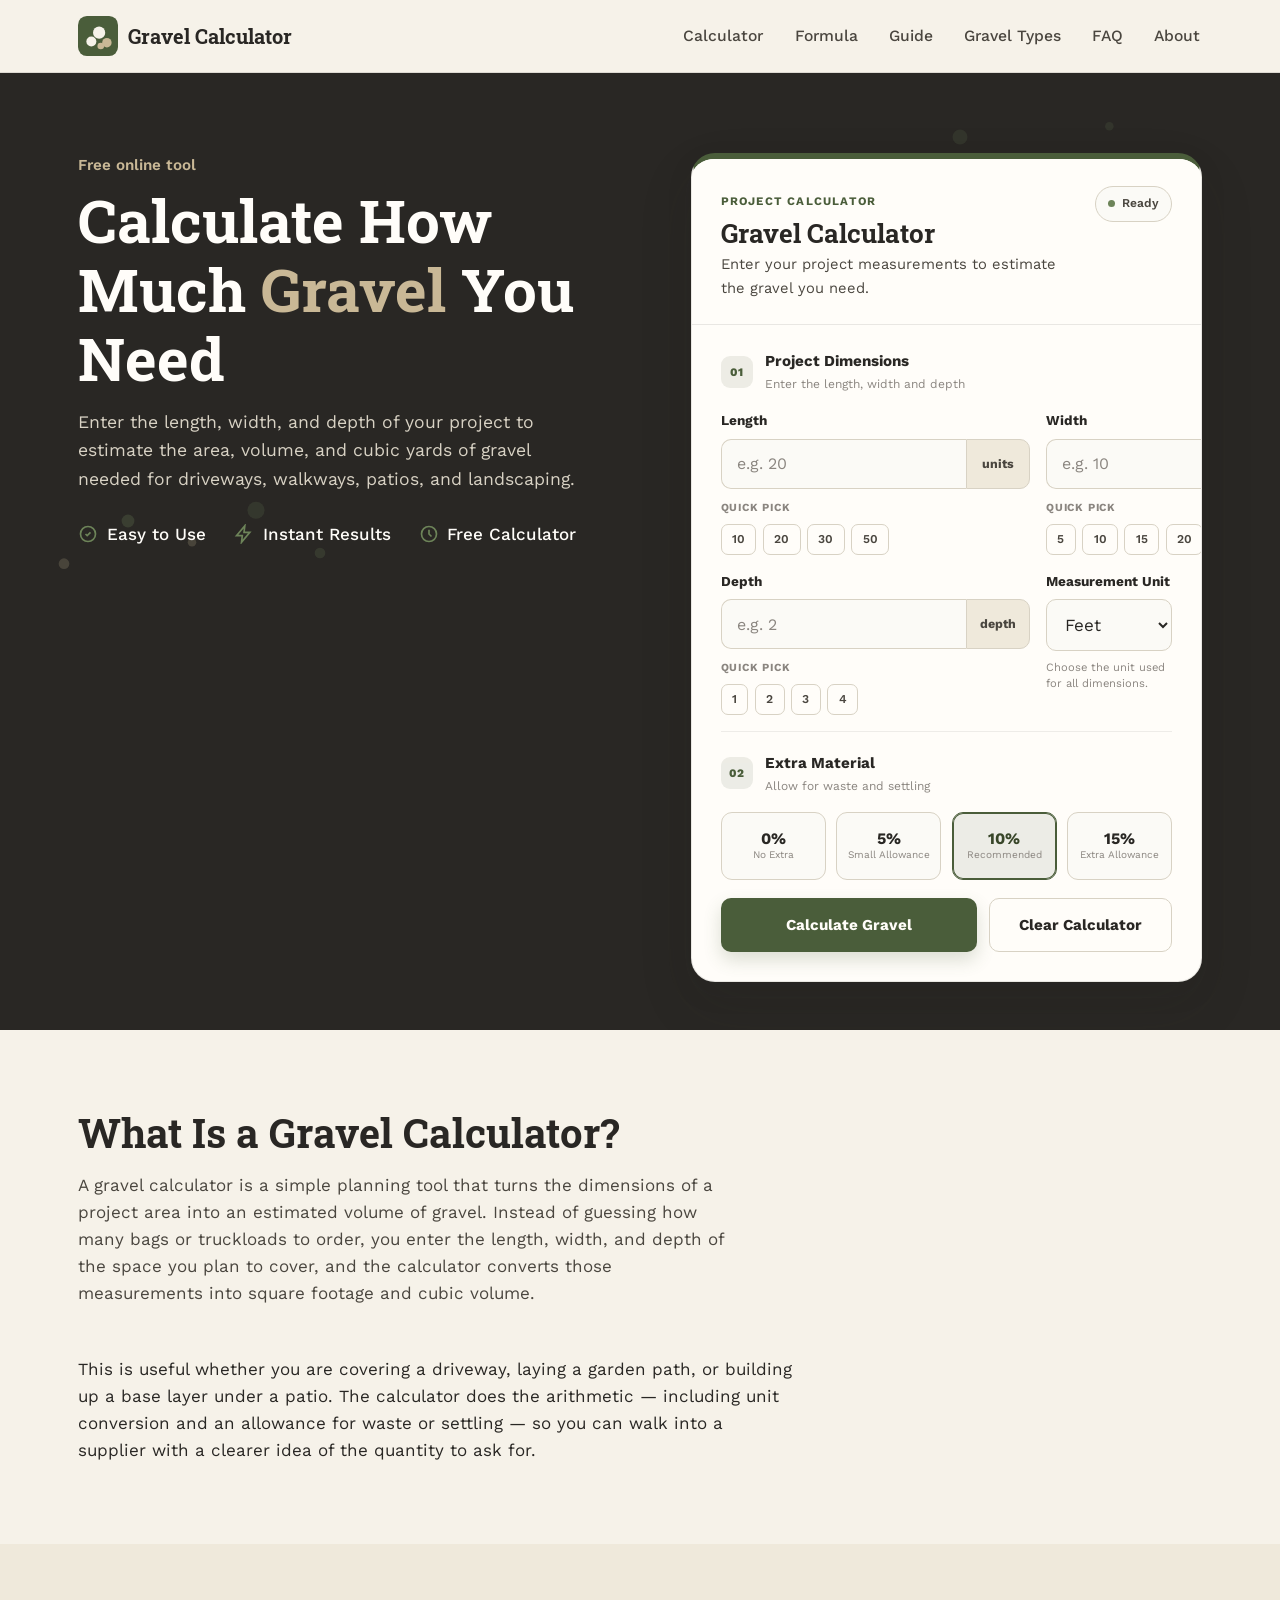
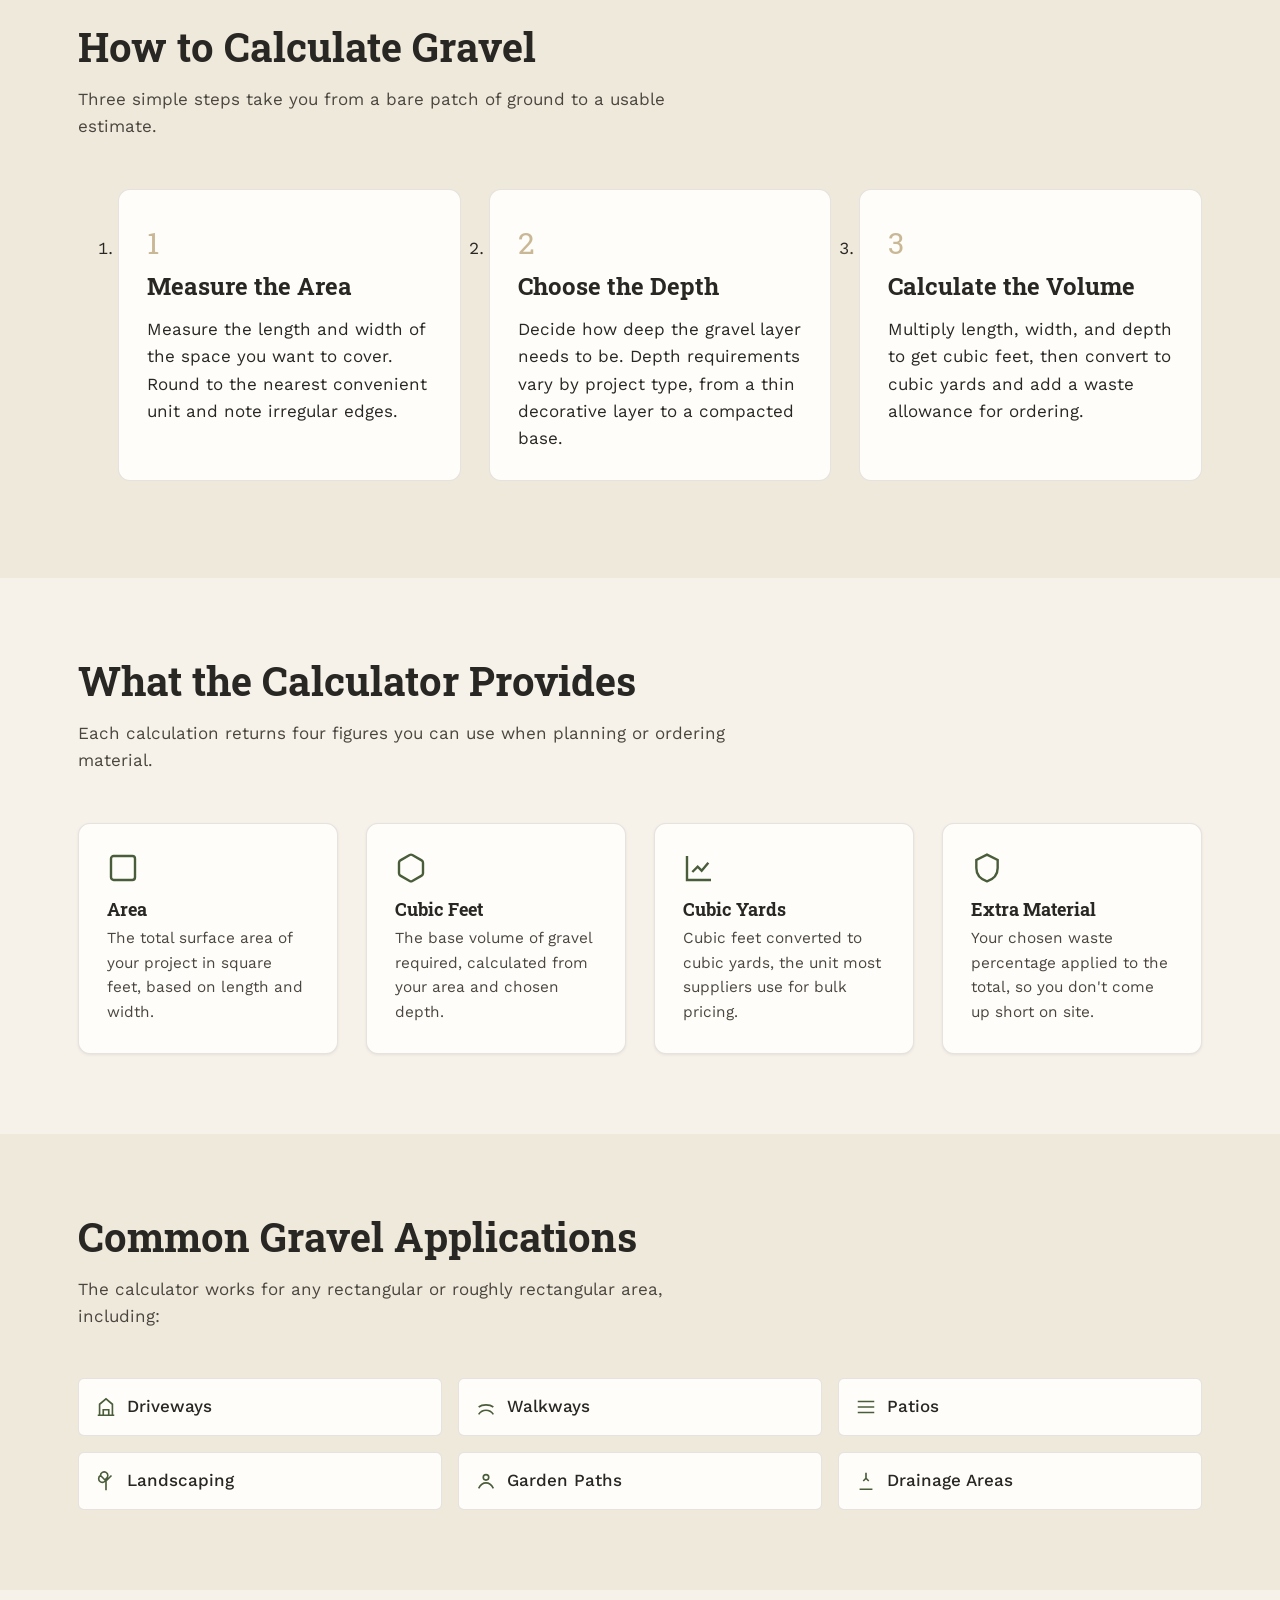
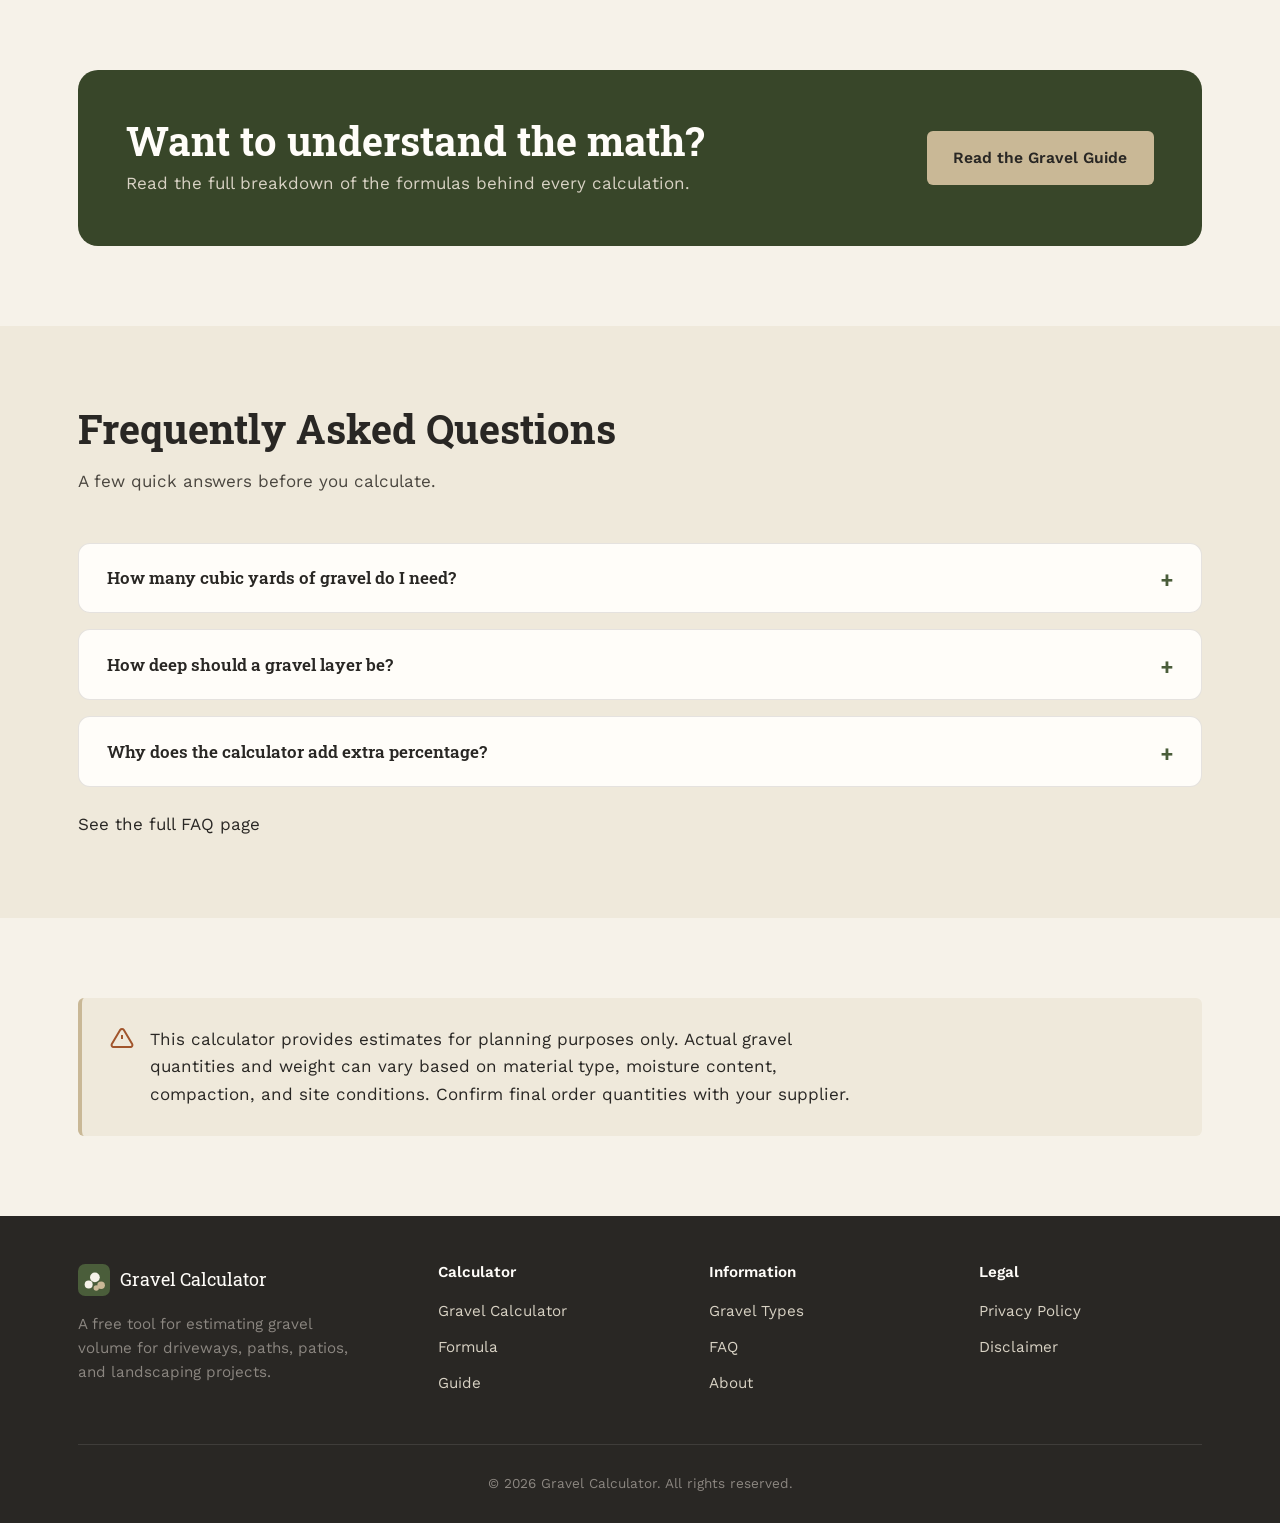
<file: index.html>
<!DOCTYPE html>
<html lang="en">
<head>
  <meta charset="UTF-8">
  <meta name="viewport" content="width=device-width, initial-scale=1.0">
  <title>Gravel Calculator — Estimate Gravel Volume for Any Project</title>
  <meta name="description" content="Free gravel calculator to estimate the cubic yards and cubic feet of gravel for your project. Enter your dimensions and get a quick material estimate.">
  <meta name="robots" content="index, follow">
  <link rel="canonical" href="https://gravel-calculator-nu.vercel.app">
  <link rel="icon" type="image/svg+xml" href="assets/favicon.svg">
  <link rel="icon" type="image/png" href="assets/favicon.png">
  <meta property="og:type" content="website">
  <meta property="og:title" content="Gravel Calculator — Estimate Gravel Volume for Any Project">
  <meta property="og:description" content="Free online gravel calculator. Estimate area, cubic feet, and cubic yards of gravel needed for your project in seconds.">
  <meta property="og:url" content="https://gravel-calculator-nu.vercel.app">
  <meta name="google-site-verification" content="F35rqbBVg6ENbyYrUl2NkJEeMcFJ85l4w1VI4RaCMEo" />
  <link rel="preconnect" href="https://fonts.googleapis.com">
  <link href="https://fonts.googleapis.com/css2?family=Roboto+Slab:wght@400;700&family=Work+Sans:wght@400;500;600;700&display=swap" rel="stylesheet">
  <link rel="stylesheet" href="style.css">
</head>
<body>
  <a class="skip-link" href="#main">Skip to content</a>

  <header class="site-header">
    <div class="container">
      <a class="brand" href="index.html">
        <img src="assets/logo.svg" alt="" width="40" height="40">
        Gravel Calculator
      </a>
      <button class="nav-toggle" type="button" aria-expanded="false" aria-controls="main-nav" aria-label="Toggle navigation menu">
        <svg viewBox="0 0 24 24" fill="none" stroke="currentColor" stroke-width="2" stroke-linecap="round"><line x1="3" y1="6" x2="21" y2="6"/><line x1="3" y1="12" x2="21" y2="12"/><line x1="3" y1="18" x2="21" y2="18"/></svg>
      </button>
      <nav class="main-nav" id="main-nav" aria-label="Primary">
        <ul>
          <li><a href="index.html#calculator">Calculator</a></li>
          <li><a href="gravel-formula.html">Formula</a></li>
          <li><a href="gravel-guide.html">Guide</a></li>
          <li><a href="gravel-types.html">Gravel Types</a></li>
          <li><a href="faq.html">FAQ</a></li>
          <li><a href="about.html">About</a></li>
        </ul>
      </nav>
    </div>
  </header>

  <main id="main">
    <section class="hero" id="calculator">
      <svg class="hero-texture" viewBox="0 0 1200 500" preserveAspectRatio="xMidYMid slice" aria-hidden="true">
        <circle cx="120" cy="420" r="6" fill="#6d8459" opacity="0.5"/>
        <circle cx="180" cy="440" r="4" fill="#c9b896" opacity="0.4"/>
        <circle cx="240" cy="410" r="8" fill="#6d8459" opacity="0.35"/>
        <circle cx="60" cy="460" r="5" fill="#c9b896" opacity="0.4"/>
        <circle cx="300" cy="450" r="5" fill="#6d8459" opacity="0.4"/>
        <circle cx="900" cy="60" r="7" fill="#6d8459" opacity="0.3"/>
        <circle cx="960" cy="90" r="5" fill="#c9b896" opacity="0.35"/>
        <circle cx="1040" cy="50" r="4" fill="#6d8459" opacity="0.3"/>
        <circle cx="1100" cy="100" r="6" fill="#c9b896" opacity="0.3"/>
      </svg>
      <div class="container">
        <div class="hero-content">
          <p class="hero-eyebrow">Free online tool</p>
          <h1>Calculate How Much <span>Gravel</span> You Need</h1>
          <p class="hero-lede">Enter the length, width, and depth of your project to estimate the area, volume, and cubic yards of gravel needed for driveways, walkways, patios, and landscaping.</p>
          <ul class="hero-benefits">
            <li><svg viewBox="0 0 24 24" fill="none" stroke="currentColor" stroke-width="2"><path d="M9 12l2 2 4-4"/><circle cx="12" cy="12" r="9"/></svg> Easy to Use</li>
            <li><svg viewBox="0 0 24 24" fill="none" stroke="currentColor" stroke-width="2"><path d="M13 2 3 14h7l-1 8 10-12h-7l1-8z"/></svg> Instant Results</li>
            <li><svg viewBox="0 0 24 24" fill="none" stroke="currentColor" stroke-width="2"><circle cx="12" cy="12" r="9"/><path d="M12 7v5l3 3"/></svg> Free Calculator</li>
          </ul>
        </div>

       <div class="calc-card">

  <!-- CALCULATOR HEADER -->
  <div class="calc-header">
    <div>
      <span class="calc-eyebrow">PROJECT CALCULATOR</span>
      <h2>Gravel Calculator</h2>
      <p class="calc-sub">
        Enter your project measurements to estimate the gravel you need.
      </p>
    </div>

    <div class="calc-status">
      <span class="status-dot"></span>
      Ready
    </div>
  </div>


  <!-- CALCULATOR FORM -->
  <form id="gravel-calculator-form" novalidate>


    <!-- STEP 1 -->
    <div class="calc-section-title">
      <span class="calc-step">01</span>

      <div>
        <strong>Project Dimensions</strong>
        <small>Enter the length, width and depth</small>
      </div>
    </div>


    <!-- LENGTH + WIDTH -->
    <div class="field-row">

      <div class="field">
        <label for="length">
          Length
        </label>

        <div class="input-wrap">
          <input
            type="number"
            id="length"
            name="length"
            step="any"
            min="0"
            placeholder="e.g. 20"
            required
          >

          <span class="input-unit">units</span>
        </div>

        <div class="quick-pick">
          <span>Quick pick</span>

          <button
            type="button"
            class="quick-value"
            data-target="length"
            data-value="10"
          >
            10
          </button>

          <button
            type="button"
            class="quick-value"
            data-target="length"
            data-value="20"
          >
            20
          </button>

          <button
            type="button"
            class="quick-value"
            data-target="length"
            data-value="30"
          >
            30
          </button>

          <button
            type="button"
            class="quick-value"
            data-target="length"
            data-value="50"
          >
            50
          </button>
        </div>
      </div>


      <div class="field">
        <label for="width">
          Width
        </label>

        <div class="input-wrap">
          <input
            type="number"
            id="width"
            name="width"
            step="any"
            min="0"
            placeholder="e.g. 10"
            required
          >

          <span class="input-unit">units</span>
        </div>

        <div class="quick-pick">
          <span>Quick pick</span>

          <button
            type="button"
            class="quick-value"
            data-target="width"
            data-value="5"
          >
            5
          </button>

          <button
            type="button"
            class="quick-value"
            data-target="width"
            data-value="10"
          >
            10
          </button>

          <button
            type="button"
            class="quick-value"
            data-target="width"
            data-value="15"
          >
            15
          </button>

          <button
            type="button"
            class="quick-value"
            data-target="width"
            data-value="20"
          >
            20
          </button>
        </div>
      </div>

    </div>


    <!-- DEPTH + UNIT -->
    <div class="field-row">

      <div class="field">
        <label for="depth">
          Depth
        </label>

        <div class="input-wrap">
          <input
            type="number"
            id="depth"
            name="depth"
            step="any"
            min="0"
            placeholder="e.g. 2"
            required
          >

          <span class="input-unit">depth</span>
        </div>

        <div class="quick-pick">
          <span>Quick pick</span>

          <button
            type="button"
            class="quick-value"
            data-target="depth"
            data-value="1"
          >
            1
          </button>

          <button
            type="button"
            class="quick-value"
            data-target="depth"
            data-value="2"
          >
            2
          </button>

          <button
            type="button"
            class="quick-value"
            data-target="depth"
            data-value="3"
          >
            3
          </button>

          <button
            type="button"
            class="quick-value"
            data-target="depth"
            data-value="4"
          >
            4
          </button>
        </div>
      </div>


      <div class="field">
        <label for="unit">
          Measurement Unit
        </label>

        <select id="unit" name="unit">

          <option value="feet">
            Feet
          </option>

          <option value="meters">
            Meters
          </option>

          <option value="inches">
            Inches
          </option>

          <option value="centimeters">
            Centimeters
          </option>

        </select>

        <div class="option-note">
          Choose the unit used for all dimensions.
        </div>
      </div>

    </div>


    <!-- STEP 2 -->
    <div class="calc-section-title calc-section-spacing">

      <span class="calc-step">02</span>

      <div>
        <strong>Extra Material</strong>
        <small>Allow for waste and settling</small>
      </div>

    </div>


    <!-- WASTE OPTIONS -->
    <div class="waste-options">

      <label class="waste-option">

        <input
          type="radio"
          name="waste-option"
          value="0"
          data-waste-value="0"
        >

        <span class="waste-card">
          <strong>0%</strong>
          <small>No Extra</small>
        </span>

      </label>


      <label class="waste-option">

        <input
          type="radio"
          name="waste-option"
          value="5"
          data-waste-value="5"
        >

        <span class="waste-card">
          <strong>5%</strong>
          <small>Small Allowance</small>
        </span>

      </label>


      <label class="waste-option">

        <input
          type="radio"
          name="waste-option"
          value="10"
          data-waste-value="10"
          checked
        >

        <span class="waste-card">
          <strong>10%</strong>
          <small>Recommended</small>
        </span>

      </label>


      <label class="waste-option">

        <input
          type="radio"
          name="waste-option"
          value="15"
          data-waste-value="15"
        >

        <span class="waste-card">
          <strong>15%</strong>
          <small>Extra Allowance</small>
        </span>

      </label>

    </div>


    <!-- KEEP EXISTING WASTE FIELD FOR JS -->
    <div class="field hidden-waste-field">

      <label for="waste">
        Extra / Waste
      </label>

      <select id="waste" name="waste">

        <option value="0">
          0%
        </option>

        <option value="5">
          5%
        </option>

        <option value="10" selected>
          10%
        </option>

        <option value="15">
          15%
        </option>

        <option value="20">
          20%
        </option>

      </select>

    </div>


    <!-- ACTIONS -->
    <div class="calc-actions">

      <button
        type="submit"
        class="btn btn-primary"
      >
        Calculate Gravel
      </button>

      <button
        type="button"
        id="calc-reset"
        class="btn btn-secondary"
      >
        Clear Calculator
      </button>

    </div>


    <!-- ERROR -->
    <p
      class="calc-error"
      id="calc-error"
      role="alert"
      hidden
    ></p>


    <!-- RESULTS -->
    <div
      class="calc-results"
      id="calc-results"
      hidden
    >

      <div class="result-heading">
        <span class="result-check">✓</span>

        <div>
          <strong>Your Estimate</strong>
          <small>Calculated from your project dimensions</small>
        </div>
      </div>


      <div class="results-grid">

        <div class="result-item result-primary">

          <span class="result-label">
            Cubic Yards
          </span>

          <span
            class="result-value"
            id="result-cubic-yards"
          >
            —
          </span>

        </div>


        <div class="result-item">

          <span class="result-label">
            Area
          </span>

          <span
            class="result-value"
            id="result-area"
          >
            —
          </span>

        </div>


        <div class="result-item">

          <span class="result-label">
            Cubic Feet
          </span>

          <span
            class="result-value"
            id="result-cubic-feet"
          >
            —
          </span>

        </div>


        <div class="result-item">

          <span class="result-label">
            Extra Added
          </span>

          <span
            class="result-value"
            id="result-waste"
          >
            —
          </span>

        </div>

      </div>


      <p class="calc-note">
        These figures are estimates. Actual gravel volume and
        weight can vary based on material type, moisture,
        compaction, and site conditions.
      </p>

    </div>

  </form>

</div>
      </div>
    </section>

    <section class="section">
      <div class="container">
        <div class="section-head">
          <h2>What Is a Gravel Calculator?</h2>
          <p>A gravel calculator is a simple planning tool that turns the dimensions of a project area into an estimated volume of gravel. Instead of guessing how many bags or truckloads to order, you enter the length, width, and depth of the space you plan to cover, and the calculator converts those measurements into square footage and cubic volume.</p>
        </div>
        <p>This is useful whether you are covering a driveway, laying a garden path, or building up a base layer under a patio. The calculator does the arithmetic — including unit conversion and an allowance for waste or settling — so you can walk into a supplier with a clearer idea of the quantity to ask for.</p>
      </div>
    </section>

    <section class="section section-alt">
      <div class="container">
        <div class="section-head">
          <h2>How to Calculate Gravel</h2>
          <p>Three simple steps take you from a bare patch of ground to a usable estimate.</p>
        </div>
        <ol class="steps-list">
          <li class="step-item">
            <span class="step-number">1</span>
            <h3>Measure the Area</h3>
            <p>Measure the length and width of the space you want to cover. Round to the nearest convenient unit and note irregular edges.</p>
          </li>
          <li class="step-item">
            <span class="step-number">2</span>
            <h3>Choose the Depth</h3>
            <p>Decide how deep the gravel layer needs to be. Depth requirements vary by project type, from a thin decorative layer to a compacted base.</p>
          </li>
          <li class="step-item">
            <span class="step-number">3</span>
            <h3>Calculate the Volume</h3>
            <p>Multiply length, width, and depth to get cubic feet, then convert to cubic yards and add a waste allowance for ordering.</p>
          </li>
        </ol>
      </div>
    </section>

    <section class="section">
      <div class="container">
        <div class="section-head">
          <h2>What the Calculator Provides</h2>
          <p>Each calculation returns four figures you can use when planning or ordering material.</p>
        </div>
        <div class="card-grid">
          <div class="info-card">
            <svg viewBox="0 0 24 24" fill="none" stroke="currentColor" stroke-width="1.8"><rect x="3" y="3" width="18" height="18" rx="2"/></svg>
            <h3>Area</h3>
            <p>The total surface area of your project in square feet, based on length and width.</p>
          </div>
          <div class="info-card">
            <svg viewBox="0 0 24 24" fill="none" stroke="currentColor" stroke-width="1.8"><path d="M21 16V8a2 2 0 0 0-1-1.73l-7-4a2 2 0 0 0-2 0l-7 4A2 2 0 0 0 3 8v8a2 2 0 0 0 1 1.73l7 4a2 2 0 0 0 2 0l7-4A2 2 0 0 0 21 16z"/></svg>
            <h3>Cubic Feet</h3>
            <p>The base volume of gravel required, calculated from your area and chosen depth.</p>
          </div>
          <div class="info-card">
            <svg viewBox="0 0 24 24" fill="none" stroke="currentColor" stroke-width="1.8"><path d="M3 3v18h18"/><path d="M7 15l4-4 3 3 5-6"/></svg>
            <h3>Cubic Yards</h3>
            <p>Cubic feet converted to cubic yards, the unit most suppliers use for bulk pricing.</p>
          </div>
          <div class="info-card">
            <svg viewBox="0 0 24 24" fill="none" stroke="currentColor" stroke-width="1.8"><path d="M12 2 4 6v6c0 5 3.5 8.5 8 10 4.5-1.5 8-5 8-10V6l-8-4z"/></svg>
            <h3>Extra Material</h3>
            <p>Your chosen waste percentage applied to the total, so you don't come up short on site.</p>
          </div>
        </div>
      </div>
    </section>

    <section class="section section-alt">
      <div class="container">
        <div class="section-head">
          <h2>Common Gravel Applications</h2>
          <p>The calculator works for any rectangular or roughly rectangular area, including:</p>
        </div>
        <ul class="applications-list">
          <li><svg viewBox="0 0 24 24" fill="none" stroke="currentColor" stroke-width="1.8"><path d="M3 21h18M5 21V9l7-6 7 6v12M9 21v-6h6v6"/></svg> Driveways</li>
          <li><svg viewBox="0 0 24 24" fill="none" stroke="currentColor" stroke-width="1.8"><path d="M4 20c4-6 12-6 16 0M4 12c4-3 12-3 16 0"/></svg> Walkways</li>
          <li><svg viewBox="0 0 24 24" fill="none" stroke="currentColor" stroke-width="1.8"><path d="M3 12h18M3 6h18M3 18h18"/></svg> Patios</li>
          <li><svg viewBox="0 0 24 24" fill="none" stroke="currentColor" stroke-width="1.8"><path d="M12 22V12M12 12 6 6M12 12l6-6M6 6a4 4 0 1 1 6 3.5A4 4 0 1 1 6 6z"/></svg> Landscaping</li>
          <li><svg viewBox="0 0 24 24" fill="none" stroke="currentColor" stroke-width="1.8"><path d="M4 20c4-8 12-8 16 0"/><circle cx="12" cy="8" r="3"/></svg> Garden Paths</li>
          <li><svg viewBox="0 0 24 24" fill="none" stroke="currentColor" stroke-width="1.8"><path d="M12 3v6m0 0-3 3m3-3 3 3M5 21h14"/></svg> Drainage Areas</li>
        </ul>
      </div>
    </section>

    <section class="section">
      <div class="container">
        <div class="cta-banner">
          <div>
            <h2>Want to understand the math?</h2>
            <p>Read the full breakdown of the formulas behind every calculation.</p>
          </div>
          <a class="btn btn-primary" href="gravel-guide.html">Read the Gravel Guide</a>
        </div>
      </div>
    </section>

    <section class="section section-alt">
      <div class="container">
        <div class="section-head">
          <h2>Frequently Asked Questions</h2>
          <p>A few quick answers before you calculate.</p>
        </div>
        <div class="faq-list">
          <details class="faq-item">
            <summary>How many cubic yards of gravel do I need?</summary>
            <p>Multiply the length, width, and depth of your area in feet to get cubic feet, then divide by 27. The gravel calculator above does this automatically.</p>
          </details>
          <details class="faq-item">
            <summary>How deep should a gravel layer be?</summary>
            <p>Depth depends on the project — decorative beds are often shallow, while driveways and bases are typically deeper. Enter your planned depth into the calculator.</p>
          </details>
          <details class="faq-item">
            <summary>Why does the calculator add extra percentage?</summary>
            <p>Gravel settles and compacts over time, and some material is lost during spreading. A waste allowance helps you avoid ordering short.</p>
          </details>
        </div>
        <p style="margin-top:1.5rem;"><a href="faq.html">See the full FAQ page</a></p>
      </div>
    </section>

    <section class="section">
      <div class="container">
        <div class="notice">
          <svg viewBox="0 0 24 24" fill="none" stroke="currentColor" stroke-width="2"><path d="M12 9v4m0 4h.01M10.29 3.86 1.82 18a2 2 0 0 0 1.71 3h16.94a2 2 0 0 0 1.71-3L13.71 3.86a2 2 0 0 0-3.42 0z"/></svg>
          <p>This calculator provides estimates for planning purposes only. Actual gravel quantities and weight can vary based on material type, moisture content, compaction, and site conditions. Confirm final order quantities with your supplier.</p>
        </div>
      </div>
    </section>
  </main>

  <footer class="site-footer">
    <div class="container">
      <div class="footer-grid">
        <div>
          <a class="footer-brand" href="index.html">
            <img src="assets/logo.svg" alt="" width="32" height="32">
            Gravel Calculator
          </a>
          <p class="footer-desc">A free tool for estimating gravel volume for driveways, paths, patios, and landscaping projects.</p>
        </div>
        <div class="footer-col">
          <h4>Calculator</h4>
          <ul>
            <li><a href="index.html#calculator">Gravel Calculator</a></li>
            <li><a href="gravel-formula.html">Formula</a></li>
            <li><a href="gravel-guide.html">Guide</a></li>
          </ul>
        </div>
        <div class="footer-col">
          <h4>Information</h4>
          <ul>
            <li><a href="gravel-types.html">Gravel Types</a></li>
            <li><a href="faq.html">FAQ</a></li>
            <li><a href="about.html">About</a></li>
          </ul>
        </div>
        <div class="footer-col">
          <h4>Legal</h4>
          <ul>
            <li><a href="privacy.html">Privacy Policy</a></li>
            <li><a href="disclaimer.html">Disclaimer</a></li>
          </ul>
        </div>
      </div>
      <div class="footer-bottom">
        &copy; <span id="current-year">2026</span> Gravel Calculator. All rights reserved.
      </div>
    </div>
  </footer>

  <script src="script.js"></script>
</body>
</html>
</file>
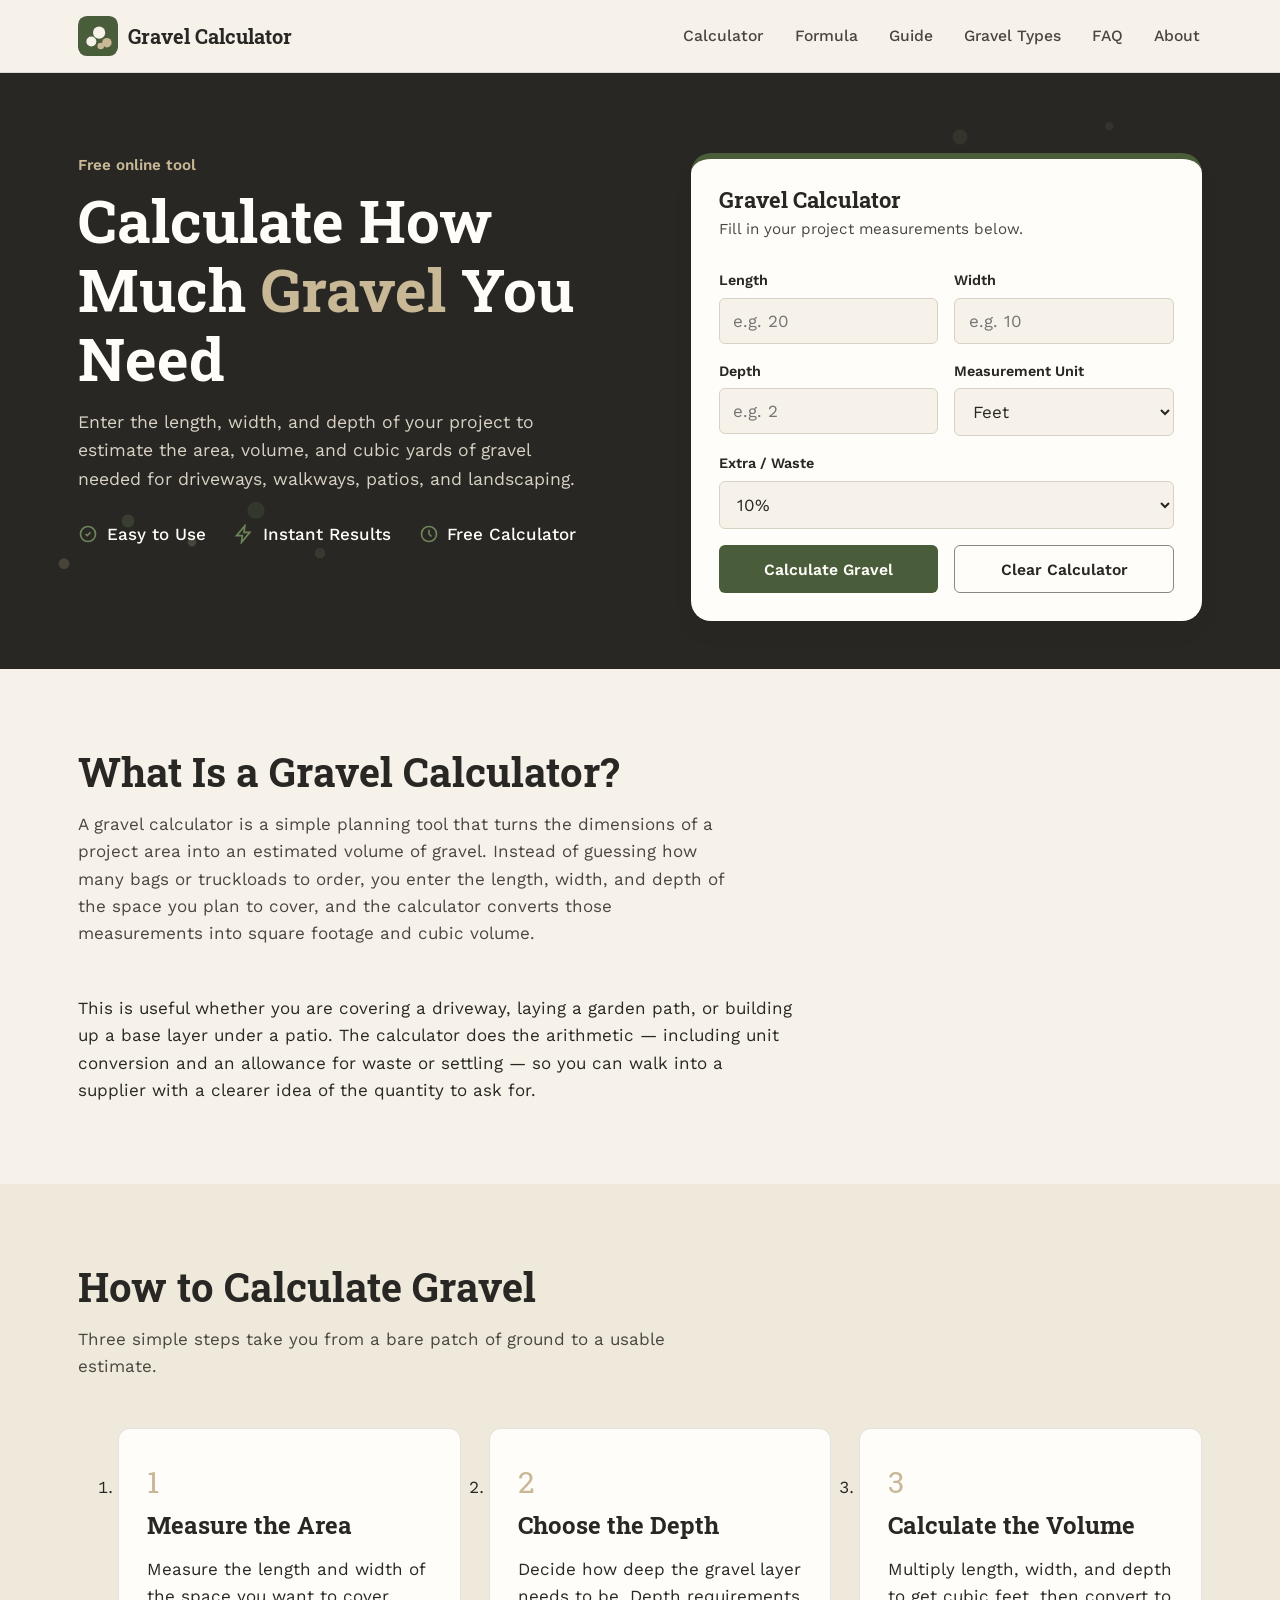
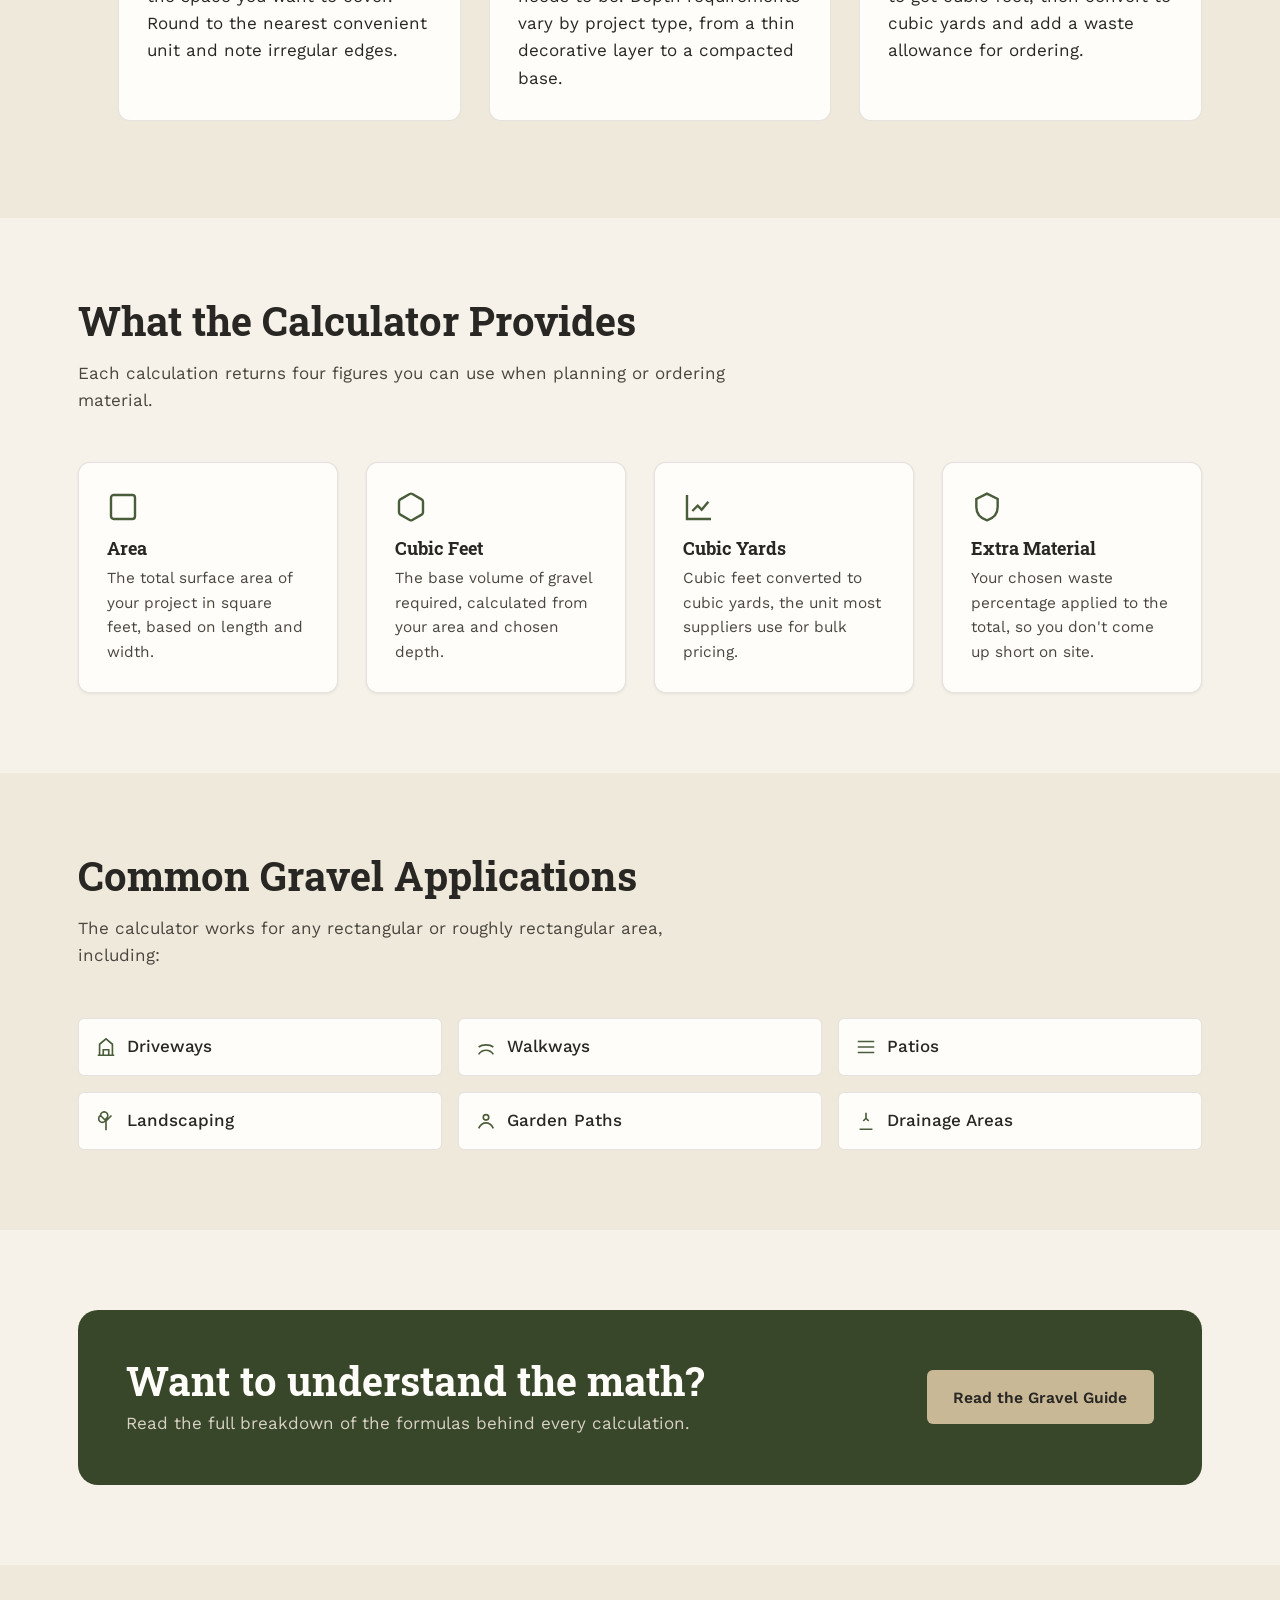
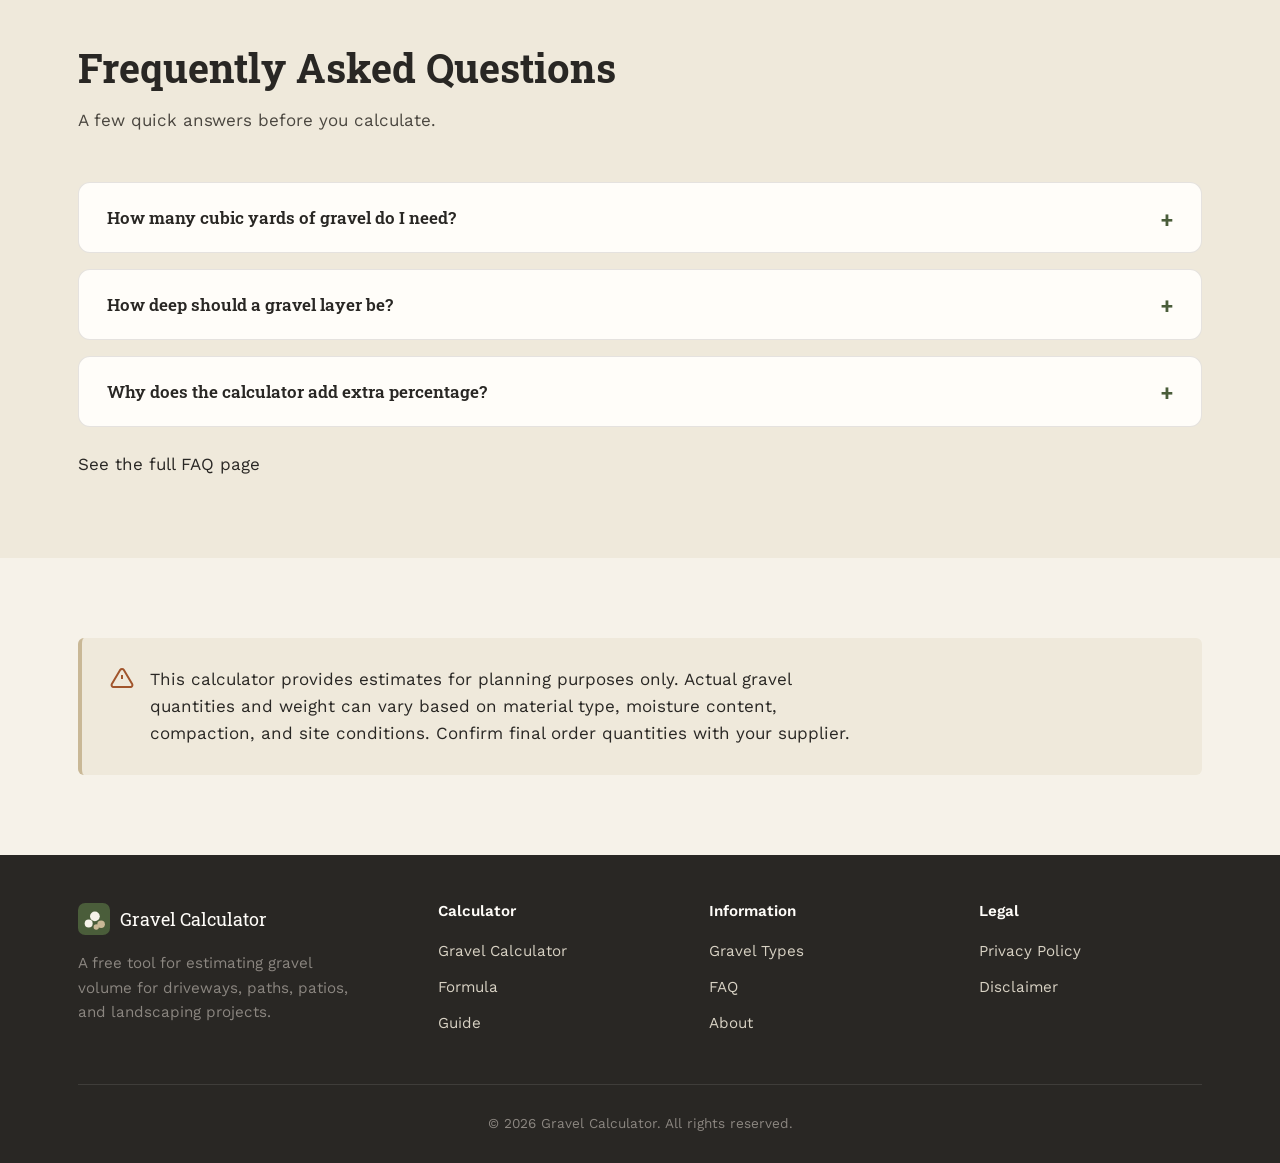
<file: Gravel Calculator/index.html>
<!DOCTYPE html>
<html lang="en">
<head>
  <meta charset="UTF-8">
  <meta name="viewport" content="width=device-width, initial-scale=1.0">
  <title>Gravel Calculator — Estimate Gravel Volume for Any Project</title>
  <meta name="description" content="Free online gravel calculator. Enter length, width, and depth to estimate area, cubic feet, and cubic yards of gravel needed for driveways, paths, and patios.">
  <meta name="robots" content="index, follow">
  <link rel="canonical" href="https://YOURDOMAIN.com/">
  <link rel="icon" type="image/svg+xml" href="assets/favicon.svg">
  <link rel="icon" type="image/png" href="assets/favicon.png">
  <meta property="og:type" content="website">
  <meta property="og:title" content="Gravel Calculator — Estimate Gravel Volume for Any Project">
  <meta property="og:description" content="Free online gravel calculator. Estimate area, cubic feet, and cubic yards of gravel needed for your project in seconds.">
  <meta property="og:url" content="https://YOURDOMAIN.com/">
  <link rel="preconnect" href="https://fonts.googleapis.com">
  <link href="https://fonts.googleapis.com/css2?family=Roboto+Slab:wght@400;700&family=Work+Sans:wght@400;500;600;700&display=swap" rel="stylesheet">
  <link rel="stylesheet" href="style.css">
</head>
<body>
  <a class="skip-link" href="#main">Skip to content</a>

  <header class="site-header">
    <div class="container">
      <a class="brand" href="index.html">
        <img src="assets/logo.svg" alt="" width="40" height="40">
        Gravel Calculator
      </a>
      <button class="nav-toggle" type="button" aria-expanded="false" aria-controls="main-nav" aria-label="Toggle navigation menu">
        <svg viewBox="0 0 24 24" fill="none" stroke="currentColor" stroke-width="2" stroke-linecap="round"><line x1="3" y1="6" x2="21" y2="6"/><line x1="3" y1="12" x2="21" y2="12"/><line x1="3" y1="18" x2="21" y2="18"/></svg>
      </button>
      <nav class="main-nav" id="main-nav" aria-label="Primary">
        <ul>
          <li><a href="index.html#calculator">Calculator</a></li>
          <li><a href="gravel-formula.html">Formula</a></li>
          <li><a href="gravel-guide.html">Guide</a></li>
          <li><a href="gravel-types.html">Gravel Types</a></li>
          <li><a href="faq.html">FAQ</a></li>
          <li><a href="about.html">About</a></li>
        </ul>
      </nav>
    </div>
  </header>

  <main id="main">
    <section class="hero" id="calculator">
      <svg class="hero-texture" viewBox="0 0 1200 500" preserveAspectRatio="xMidYMid slice" aria-hidden="true">
        <circle cx="120" cy="420" r="6" fill="#6d8459" opacity="0.5"/>
        <circle cx="180" cy="440" r="4" fill="#c9b896" opacity="0.4"/>
        <circle cx="240" cy="410" r="8" fill="#6d8459" opacity="0.35"/>
        <circle cx="60" cy="460" r="5" fill="#c9b896" opacity="0.4"/>
        <circle cx="300" cy="450" r="5" fill="#6d8459" opacity="0.4"/>
        <circle cx="900" cy="60" r="7" fill="#6d8459" opacity="0.3"/>
        <circle cx="960" cy="90" r="5" fill="#c9b896" opacity="0.35"/>
        <circle cx="1040" cy="50" r="4" fill="#6d8459" opacity="0.3"/>
        <circle cx="1100" cy="100" r="6" fill="#c9b896" opacity="0.3"/>
      </svg>
      <div class="container">
        <div class="hero-content">
          <p class="hero-eyebrow">Free online tool</p>
          <h1>Calculate How Much <span>Gravel</span> You Need</h1>
          <p class="hero-lede">Enter the length, width, and depth of your project to estimate the area, volume, and cubic yards of gravel needed for driveways, walkways, patios, and landscaping.</p>
          <ul class="hero-benefits">
            <li><svg viewBox="0 0 24 24" fill="none" stroke="currentColor" stroke-width="2"><path d="M9 12l2 2 4-4"/><circle cx="12" cy="12" r="9"/></svg> Easy to Use</li>
            <li><svg viewBox="0 0 24 24" fill="none" stroke="currentColor" stroke-width="2"><path d="M13 2 3 14h7l-1 8 10-12h-7l1-8z"/></svg> Instant Results</li>
            <li><svg viewBox="0 0 24 24" fill="none" stroke="currentColor" stroke-width="2"><circle cx="12" cy="12" r="9"/><path d="M12 7v5l3 3"/></svg> Free Calculator</li>
          </ul>
        </div>

        <div class="calc-card">
          <h2>Gravel Calculator</h2>
          <p class="calc-sub">Fill in your project measurements below.</p>
          <form id="gravel-calculator-form" novalidate>
            <div class="field-row">
              <div class="field">
                <label for="length">Length</label>
                <input type="number" id="length" name="length" step="any" min="0" placeholder="e.g. 20" required>
              </div>
              <div class="field">
                <label for="width">Width</label>
                <input type="number" id="width" name="width" step="any" min="0" placeholder="e.g. 10" required>
              </div>
            </div>
            <div class="field-row">
              <div class="field">
                <label for="depth">Depth</label>
                <input type="number" id="depth" name="depth" step="any" min="0" placeholder="e.g. 2" required>
              </div>
              <div class="field">
                <label for="unit">Measurement Unit</label>
                <select id="unit" name="unit">
                  <option value="feet">Feet</option>
                  <option value="meters">Meters</option>
                  <option value="inches">Inches</option>
                  <option value="centimeters">Centimeters</option>
                </select>
              </div>
            </div>
            <div class="field">
              <label for="waste">Extra / Waste</label>
              <select id="waste" name="waste">
                <option value="0">0%</option>
                <option value="5">5%</option>
                <option value="10" selected>10%</option>
                <option value="15">15%</option>
                <option value="20">20%</option>
              </select>
            </div>

            <div class="calc-actions">
              <button type="submit" class="btn btn-primary">Calculate Gravel</button>
              <button type="button" id="calc-reset" class="btn btn-secondary">Clear Calculator</button>
            </div>

            <p class="calc-error" id="calc-error" role="alert" hidden></p>

            <div class="calc-results" id="calc-results" hidden>
              <div class="results-grid">
                <div class="result-item">
                  <span class="result-label">Area</span>
                  <span class="result-value" id="result-area">—</span>
                </div>
                <div class="result-item">
                  <span class="result-label">Cubic Feet (adjusted)</span>
                  <span class="result-value" id="result-cubic-feet">—</span>
                </div>
                <div class="result-item">
                  <span class="result-label">Cubic Yards (adjusted)</span>
                  <span class="result-value" id="result-cubic-yards">—</span>
                </div>
                <div class="result-item">
                  <span class="result-label">Extra Added</span>
                  <span class="result-value" id="result-waste">—</span>
                </div>
              </div>
              <p class="calc-note">These figures are estimates. Actual gravel volume and weight vary by material type, moisture, and compaction. Depth conversions use the depth value entered above.</p>
            </div>
          </form>
        </div>
      </div>
    </section>

    <section class="section">
      <div class="container">
        <div class="section-head">
          <h2>What Is a Gravel Calculator?</h2>
          <p>A gravel calculator is a simple planning tool that turns the dimensions of a project area into an estimated volume of gravel. Instead of guessing how many bags or truckloads to order, you enter the length, width, and depth of the space you plan to cover, and the calculator converts those measurements into square footage and cubic volume.</p>
        </div>
        <p>This is useful whether you are covering a driveway, laying a garden path, or building up a base layer under a patio. The calculator does the arithmetic — including unit conversion and an allowance for waste or settling — so you can walk into a supplier with a clearer idea of the quantity to ask for.</p>
      </div>
    </section>

    <section class="section section-alt">
      <div class="container">
        <div class="section-head">
          <h2>How to Calculate Gravel</h2>
          <p>Three simple steps take you from a bare patch of ground to a usable estimate.</p>
        </div>
        <ol class="steps-list">
          <li class="step-item">
            <span class="step-number">1</span>
            <h3>Measure the Area</h3>
            <p>Measure the length and width of the space you want to cover. Round to the nearest convenient unit and note irregular edges.</p>
          </li>
          <li class="step-item">
            <span class="step-number">2</span>
            <h3>Choose the Depth</h3>
            <p>Decide how deep the gravel layer needs to be. Depth requirements vary by project type, from a thin decorative layer to a compacted base.</p>
          </li>
          <li class="step-item">
            <span class="step-number">3</span>
            <h3>Calculate the Volume</h3>
            <p>Multiply length, width, and depth to get cubic feet, then convert to cubic yards and add a waste allowance for ordering.</p>
          </li>
        </ol>
      </div>
    </section>

    <section class="section">
      <div class="container">
        <div class="section-head">
          <h2>What the Calculator Provides</h2>
          <p>Each calculation returns four figures you can use when planning or ordering material.</p>
        </div>
        <div class="card-grid">
          <div class="info-card">
            <svg viewBox="0 0 24 24" fill="none" stroke="currentColor" stroke-width="1.8"><rect x="3" y="3" width="18" height="18" rx="2"/></svg>
            <h3>Area</h3>
            <p>The total surface area of your project in square feet, based on length and width.</p>
          </div>
          <div class="info-card">
            <svg viewBox="0 0 24 24" fill="none" stroke="currentColor" stroke-width="1.8"><path d="M21 16V8a2 2 0 0 0-1-1.73l-7-4a2 2 0 0 0-2 0l-7 4A2 2 0 0 0 3 8v8a2 2 0 0 0 1 1.73l7 4a2 2 0 0 0 2 0l7-4A2 2 0 0 0 21 16z"/></svg>
            <h3>Cubic Feet</h3>
            <p>The base volume of gravel required, calculated from your area and chosen depth.</p>
          </div>
          <div class="info-card">
            <svg viewBox="0 0 24 24" fill="none" stroke="currentColor" stroke-width="1.8"><path d="M3 3v18h18"/><path d="M7 15l4-4 3 3 5-6"/></svg>
            <h3>Cubic Yards</h3>
            <p>Cubic feet converted to cubic yards, the unit most suppliers use for bulk pricing.</p>
          </div>
          <div class="info-card">
            <svg viewBox="0 0 24 24" fill="none" stroke="currentColor" stroke-width="1.8"><path d="M12 2 4 6v6c0 5 3.5 8.5 8 10 4.5-1.5 8-5 8-10V6l-8-4z"/></svg>
            <h3>Extra Material</h3>
            <p>Your chosen waste percentage applied to the total, so you don't come up short on site.</p>
          </div>
        </div>
      </div>
    </section>

    <section class="section section-alt">
      <div class="container">
        <div class="section-head">
          <h2>Common Gravel Applications</h2>
          <p>The calculator works for any rectangular or roughly rectangular area, including:</p>
        </div>
        <ul class="applications-list">
          <li><svg viewBox="0 0 24 24" fill="none" stroke="currentColor" stroke-width="1.8"><path d="M3 21h18M5 21V9l7-6 7 6v12M9 21v-6h6v6"/></svg> Driveways</li>
          <li><svg viewBox="0 0 24 24" fill="none" stroke="currentColor" stroke-width="1.8"><path d="M4 20c4-6 12-6 16 0M4 12c4-3 12-3 16 0"/></svg> Walkways</li>
          <li><svg viewBox="0 0 24 24" fill="none" stroke="currentColor" stroke-width="1.8"><path d="M3 12h18M3 6h18M3 18h18"/></svg> Patios</li>
          <li><svg viewBox="0 0 24 24" fill="none" stroke="currentColor" stroke-width="1.8"><path d="M12 22V12M12 12 6 6M12 12l6-6M6 6a4 4 0 1 1 6 3.5A4 4 0 1 1 6 6z"/></svg> Landscaping</li>
          <li><svg viewBox="0 0 24 24" fill="none" stroke="currentColor" stroke-width="1.8"><path d="M4 20c4-8 12-8 16 0"/><circle cx="12" cy="8" r="3"/></svg> Garden Paths</li>
          <li><svg viewBox="0 0 24 24" fill="none" stroke="currentColor" stroke-width="1.8"><path d="M12 3v6m0 0-3 3m3-3 3 3M5 21h14"/></svg> Drainage Areas</li>
        </ul>
      </div>
    </section>

    <section class="section">
      <div class="container">
        <div class="cta-banner">
          <div>
            <h2>Want to understand the math?</h2>
            <p>Read the full breakdown of the formulas behind every calculation.</p>
          </div>
          <a class="btn btn-primary" href="gravel-guide.html">Read the Gravel Guide</a>
        </div>
      </div>
    </section>

    <section class="section section-alt">
      <div class="container">
        <div class="section-head">
          <h2>Frequently Asked Questions</h2>
          <p>A few quick answers before you calculate.</p>
        </div>
        <div class="faq-list">
          <details class="faq-item">
            <summary>How many cubic yards of gravel do I need?</summary>
            <p>Multiply the length, width, and depth of your area in feet to get cubic feet, then divide by 27. The calculator above does this automatically.</p>
          </details>
          <details class="faq-item">
            <summary>How deep should a gravel layer be?</summary>
            <p>Depth depends on the project — decorative beds are often shallow, while driveways and bases are typically deeper. Enter your planned depth into the calculator.</p>
          </details>
          <details class="faq-item">
            <summary>Why does the calculator add extra percentage?</summary>
            <p>Gravel settles and compacts over time, and some material is lost during spreading. A waste allowance helps you avoid ordering short.</p>
          </details>
        </div>
        <p style="margin-top:1.5rem;"><a href="faq.html">See the full FAQ page</a></p>
      </div>
    </section>

    <section class="section">
      <div class="container">
        <div class="notice">
          <svg viewBox="0 0 24 24" fill="none" stroke="currentColor" stroke-width="2"><path d="M12 9v4m0 4h.01M10.29 3.86 1.82 18a2 2 0 0 0 1.71 3h16.94a2 2 0 0 0 1.71-3L13.71 3.86a2 2 0 0 0-3.42 0z"/></svg>
          <p>This calculator provides estimates for planning purposes only. Actual gravel quantities and weight can vary based on material type, moisture content, compaction, and site conditions. Confirm final order quantities with your supplier.</p>
        </div>
      </div>
    </section>
  </main>

  <footer class="site-footer">
    <div class="container">
      <div class="footer-grid">
        <div>
          <a class="footer-brand" href="index.html">
            <img src="assets/logo.svg" alt="" width="32" height="32">
            Gravel Calculator
          </a>
          <p class="footer-desc">A free tool for estimating gravel volume for driveways, paths, patios, and landscaping projects.</p>
        </div>
        <div class="footer-col">
          <h4>Calculator</h4>
          <ul>
            <li><a href="index.html#calculator">Gravel Calculator</a></li>
            <li><a href="gravel-formula.html">Formula</a></li>
            <li><a href="gravel-guide.html">Guide</a></li>
          </ul>
        </div>
        <div class="footer-col">
          <h4>Information</h4>
          <ul>
            <li><a href="gravel-types.html">Gravel Types</a></li>
            <li><a href="faq.html">FAQ</a></li>
            <li><a href="about.html">About</a></li>
          </ul>
        </div>
        <div class="footer-col">
          <h4>Legal</h4>
          <ul>
            <li><a href="privacy.html">Privacy Policy</a></li>
            <li><a href="disclaimer.html">Disclaimer</a></li>
          </ul>
        </div>
      </div>
      <div class="footer-bottom">
        &copy; <span id="current-year">2026</span> Gravel Calculator. All rights reserved.
      </div>
    </div>
  </footer>

  <script src="script.js"></script>
</body>
</html>
</file>
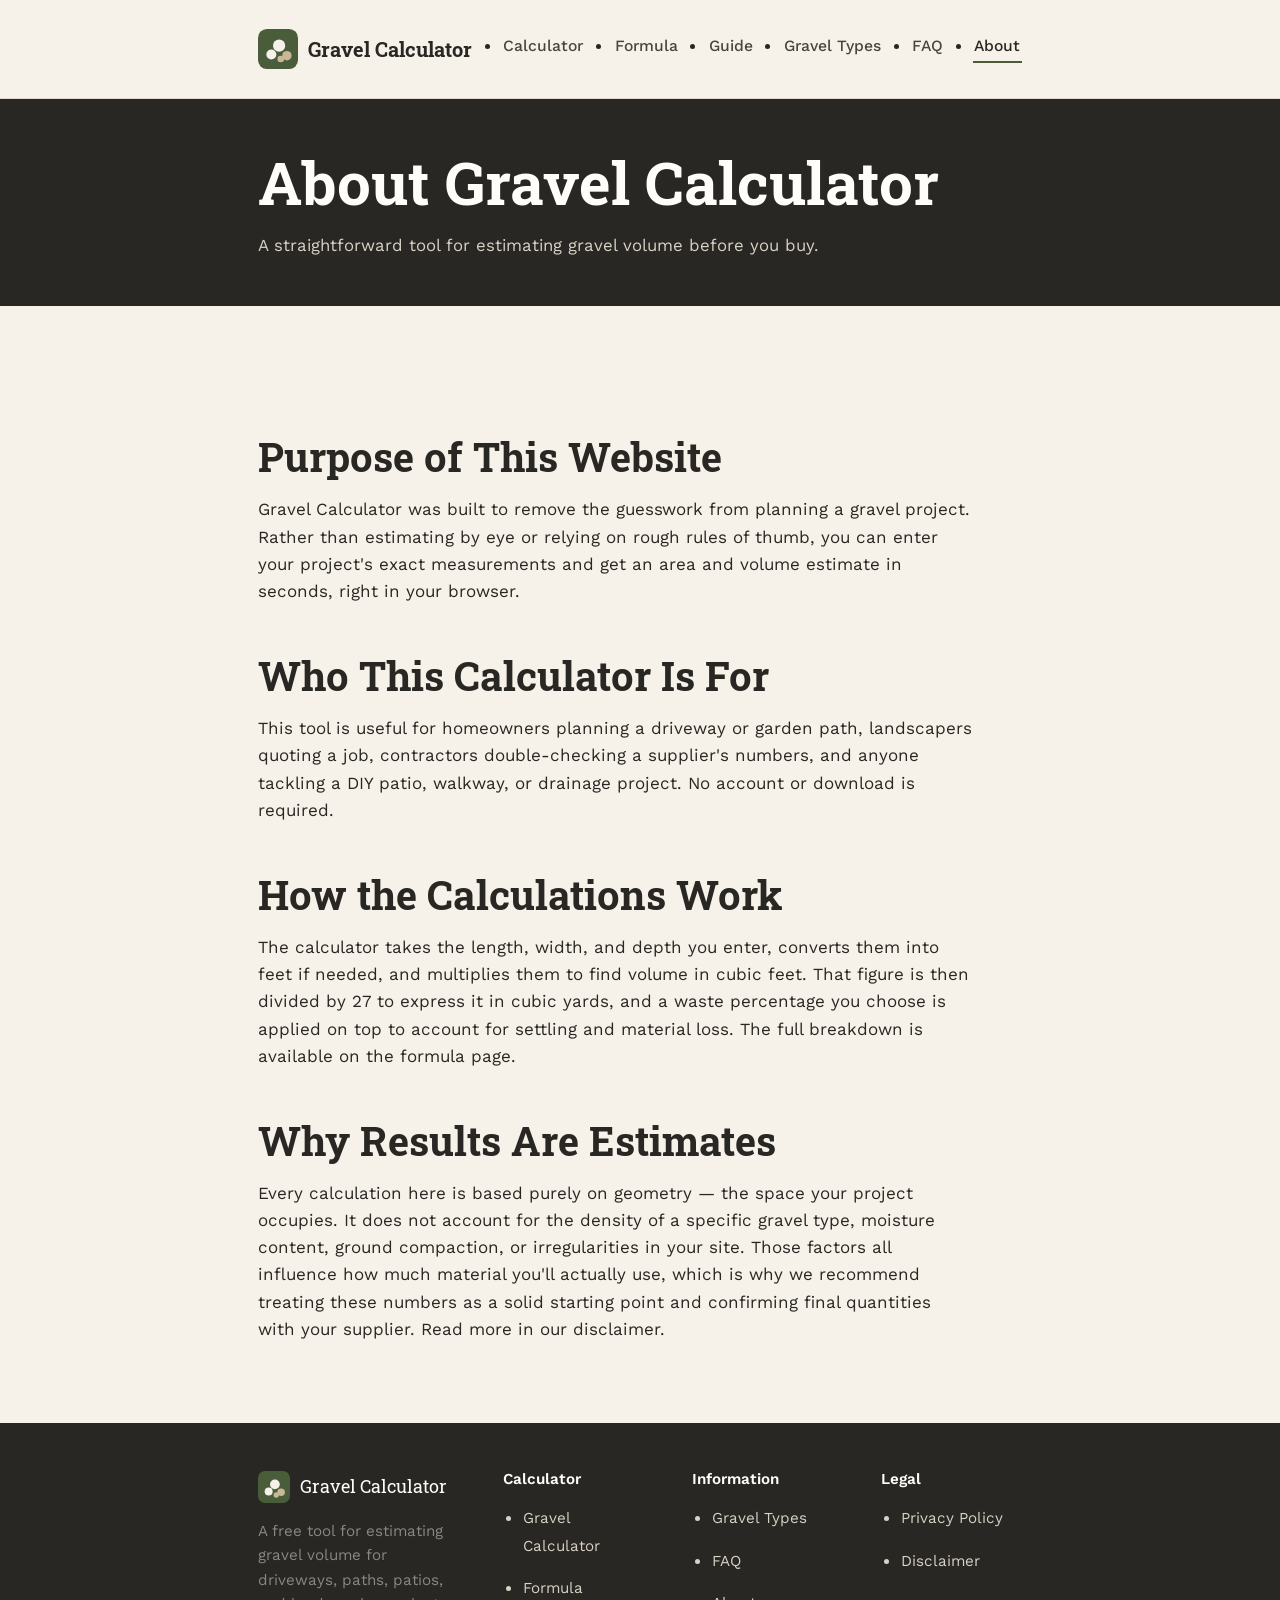
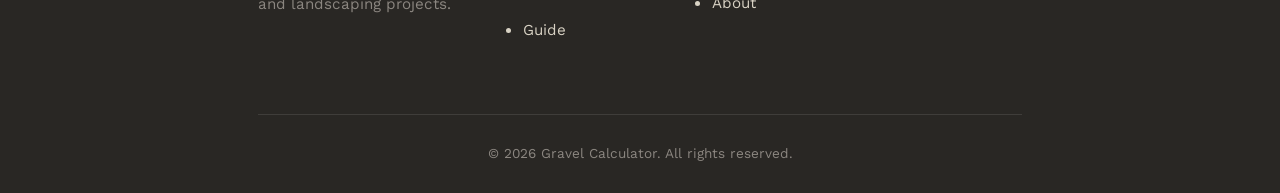
<file: about.html>
<!DOCTYPE html>
<html lang="en">
<head>
  <meta charset="UTF-8">
  <meta name="viewport" content="width=device-width, initial-scale=1.0">
  <title>About Our Free Gravel Calculator | How It Works</title>
  <meta name="description" content="A free gravel calculator for driveways, paths and patios. See who it is built for, how the volume maths works and why results are estimates.">
  <meta name="robots" content="index, follow">
  <link rel="canonical" href="https://gravel-calculator-nu.vercel.app/about.html">
  <link rel="icon" type="image/svg+xml" href="assets/favicon.svg">
  <link rel="icon" type="image/png" href="assets/favicon.png">
  <meta property="og:type" content="website">
  <meta property="og:title" content="About Our Free Gravel Calculator | How It Works">
  <meta property="og:description" content="A free gravel calculator for driveways, paths and patios. See who it is built for, how the volume maths works and why results are estimates.">
  <meta property="og:url" content="https://gravel-calculator-nu.vercel.app/about.html">
  <link rel="preconnect" href="https://fonts.googleapis.com">
  <link href="https://fonts.googleapis.com/css2?family=Roboto+Slab:wght@400;700&family=Work+Sans:wght@400;500;600;700&display=swap" rel="stylesheet">
  <link rel="stylesheet" href="style.css">
</head>
<body class="prose-page">
  <a class="skip-link" href="#main">Skip to content</a>

  <header class="site-header">
    <div class="container">
      <a class="brand" href="index.html">
        <img src="assets/logo.svg" alt="" width="40" height="40">
        Gravel Calculator
      </a>
      <button class="nav-toggle" type="button" aria-expanded="false" aria-controls="main-nav" aria-label="Toggle navigation menu">
        <svg viewBox="0 0 24 24" fill="none" stroke="currentColor" stroke-width="2" stroke-linecap="round"><line x1="3" y1="6" x2="21" y2="6"/><line x1="3" y1="12" x2="21" y2="12"/><line x1="3" y1="18" x2="21" y2="18"/></svg>
      </button>
      <nav class="main-nav" id="main-nav" aria-label="Primary">
        <ul>
          <li><a href="index.html#calculator">Calculator</a></li>
          <li><a href="gravel-formula.html">Formula</a></li>
          <li><a href="gravel-guide.html">Guide</a></li>
          <li><a href="gravel-types.html">Gravel Types</a></li>
          <li><a href="faq.html">FAQ</a></li>
          <li><a href="about.html" aria-current="page">About</a></li>
        </ul>
      </nav>
    </div>
  </header>

  <main id="main">
    <section class="page-intro">
      <div class="container">
        <h1>About Gravel Calculator</h1>
        <p>A straightforward tool for estimating gravel volume before you buy.</p>
      </div>
    </section>

    <section class="section">
      <div class="container">
        <h2>Purpose of This Website</h2>
        <p>Gravel Calculator was built to remove the guesswork from planning a gravel project. Rather than estimating by eye or relying on rough rules of thumb, you can enter your project's exact measurements and get an area and volume estimate in seconds, right in your browser.</p>

        <h2>Who This Calculator Is For</h2>
        <p>This tool is useful for homeowners planning a driveway or garden path, landscapers quoting a job, contractors double-checking a supplier's numbers, and anyone tackling a DIY patio, walkway, or drainage project. No account or download is required.</p>

        <h2>How the Calculations Work</h2>
        <p>The calculator takes the length, width, and depth you enter, converts them into feet if needed, and multiplies them to find volume in cubic feet. That figure is then divided by 27 to express it in cubic yards, and a waste percentage you choose is applied on top to account for settling and material loss. The full breakdown is available on the <a href="gravel-formula.html">formula page</a>.</p>

        <h2>Why Results Are Estimates</h2>
        <p>Every calculation here is based purely on geometry — the space your project occupies. It does not account for the density of a specific gravel type, moisture content, ground compaction, or irregularities in your site. Those factors all influence how much material you'll actually use, which is why we recommend treating these numbers as a solid starting point and confirming final quantities with your supplier. Read more in our <a href="disclaimer.html">disclaimer</a>.</p>
      </div>
    </section>
  </main>

  <footer class="site-footer">
    <div class="container">
      <div class="footer-grid">
        <div>
          <a class="footer-brand" href="index.html">
            <img src="assets/logo.svg" alt="" width="32" height="32">
            Gravel Calculator
          </a>
          <p class="footer-desc">A free tool for estimating gravel volume for driveways, paths, patios, and landscaping projects.</p>
        </div>
        <div class="footer-col">
          <h4>Calculator</h4>
          <ul>
            <li><a href="index.html#calculator">Gravel Calculator</a></li>
            <li><a href="gravel-formula.html">Formula</a></li>
            <li><a href="gravel-guide.html">Guide</a></li>
          </ul>
        </div>
        <div class="footer-col">
          <h4>Information</h4>
          <ul>
            <li><a href="gravel-types.html">Gravel Types</a></li>
            <li><a href="faq.html">FAQ</a></li>
            <li><a href="about.html">About</a></li>
          </ul>
        </div>
        <div class="footer-col">
          <h4>Legal</h4>
          <ul>
            <li><a href="privacy.html">Privacy Policy</a></li>
            <li><a href="disclaimer.html">Disclaimer</a></li>
          </ul>
        </div>
      </div>
      <div class="footer-bottom">
        &copy; <span id="current-year">2026</span> Gravel Calculator. All rights reserved.
      </div>
    </div>
  </footer>

  <script src="script.js"></script>
</body>
</html>
</file>
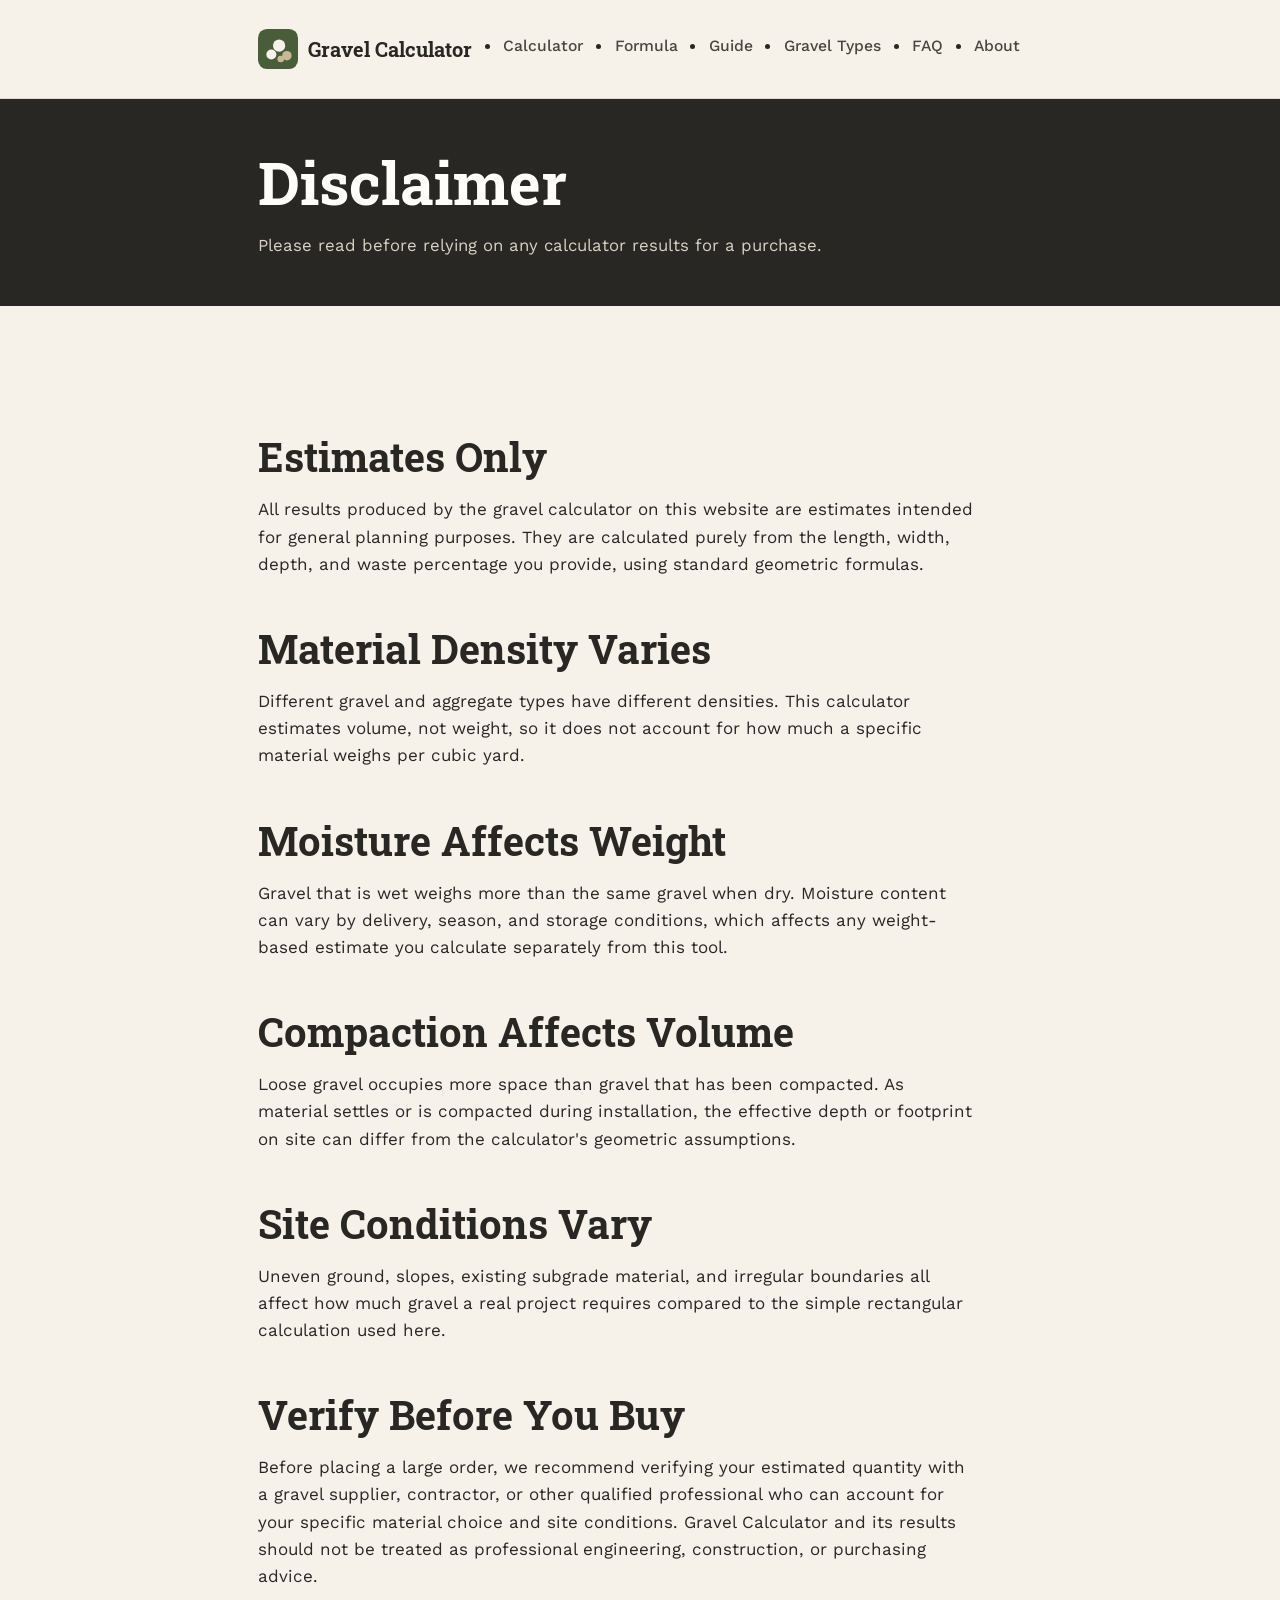
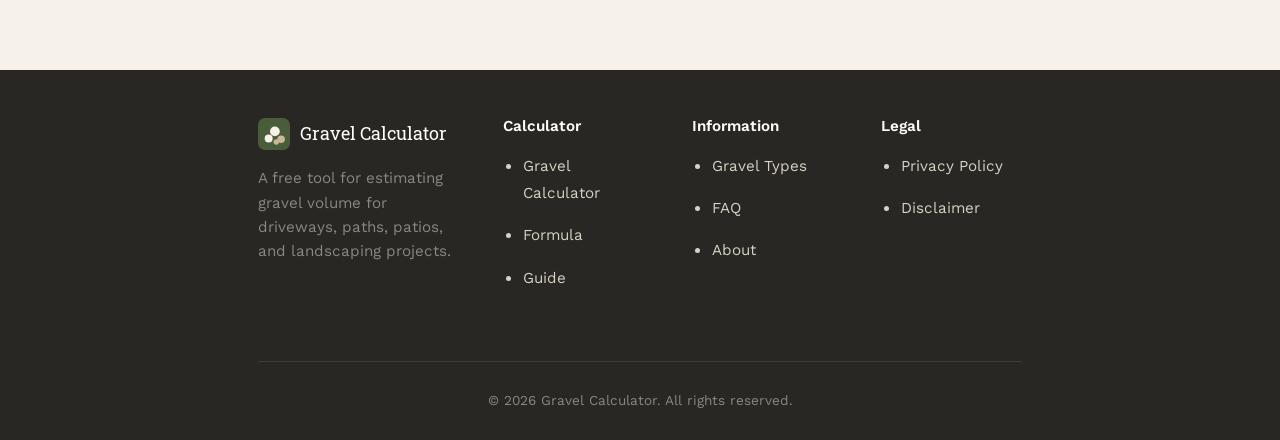
<file: disclaimer.html>
<!DOCTYPE html>
<html lang="en">
<head>
  <meta charset="UTF-8">
  <meta name="viewport" content="width=device-width, initial-scale=1.0">
  <title>Disclaimer — Gravel Calculator</title>
  <meta name="description" content="Disclaimer explaining that Gravel Calculator results are estimates and that actual gravel quantities vary by material, moisture, compaction, and site conditions.">
  <meta name="robots" content="index, follow">
  <link rel="canonical" href="https://gravel-calculator-nu.vercel.app/disclaimer.html">
  <link rel="icon" type="image/svg+xml" href="assets/favicon.svg">
  <link rel="icon" type="image/png" href="assets/favicon.png">
  <meta property="og:type" content="website">
  <meta property="og:title" content="Disclaimer — Gravel Calculator">
  <meta property="og:description" content="Gravel Calculator results are estimates only. Read the full disclaimer.">
  <meta property="og:url" content="https://gravel-calculator-nu.vercel.app/disclaimer.html">
  <link rel="preconnect" href="https://fonts.googleapis.com">
  <link href="https://fonts.googleapis.com/css2?family=Roboto+Slab:wght@400;700&family=Work+Sans:wght@400;500;600;700&display=swap" rel="stylesheet">
  <link rel="stylesheet" href="style.css">
</head>
<body class="prose-page">
  <a class="skip-link" href="#main">Skip to content</a>

  <header class="site-header">
    <div class="container">
      <a class="brand" href="index.html">
        <img src="assets/logo.svg" alt="" width="40" height="40">
        Gravel Calculator
      </a>
      <button class="nav-toggle" type="button" aria-expanded="false" aria-controls="main-nav" aria-label="Toggle navigation menu">
        <svg viewBox="0 0 24 24" fill="none" stroke="currentColor" stroke-width="2" stroke-linecap="round"><line x1="3" y1="6" x2="21" y2="6"/><line x1="3" y1="12" x2="21" y2="12"/><line x1="3" y1="18" x2="21" y2="18"/></svg>
      </button>
      <nav class="main-nav" id="main-nav" aria-label="Primary">
        <ul>
          <li><a href="index.html#calculator">Calculator</a></li>
          <li><a href="gravel-formula.html">Formula</a></li>
          <li><a href="gravel-guide.html">Guide</a></li>
          <li><a href="gravel-types.html">Gravel Types</a></li>
          <li><a href="faq.html">FAQ</a></li>
          <li><a href="about.html">About</a></li>
        </ul>
      </nav>
    </div>
  </header>

  <main id="main">
    <section class="page-intro">
      <div class="container">
        <h1>Disclaimer</h1>
        <p>Please read before relying on any calculator results for a purchase.</p>
      </div>
    </section>

    <section class="section">
      <div class="container">
        <h2>Estimates Only</h2>
        <p>All results produced by the gravel calculator on this website are estimates intended for general planning purposes. They are calculated purely from the length, width, depth, and waste percentage you provide, using standard geometric formulas.</p>

        <h2>Material Density Varies</h2>
        <p>Different gravel and aggregate types have different densities. This calculator estimates volume, not weight, so it does not account for how much a specific material weighs per cubic yard.</p>

        <h2>Moisture Affects Weight</h2>
        <p>Gravel that is wet weighs more than the same gravel when dry. Moisture content can vary by delivery, season, and storage conditions, which affects any weight-based estimate you calculate separately from this tool.</p>

        <h2>Compaction Affects Volume</h2>
        <p>Loose gravel occupies more space than gravel that has been compacted. As material settles or is compacted during installation, the effective depth or footprint on site can differ from the calculator's geometric assumptions.</p>

        <h2>Site Conditions Vary</h2>
        <p>Uneven ground, slopes, existing subgrade material, and irregular boundaries all affect how much gravel a real project requires compared to the simple rectangular calculation used here.</p>

        <h2>Verify Before You Buy</h2>
        <p>Before placing a large order, we recommend verifying your estimated quantity with a gravel supplier, contractor, or other qualified professional who can account for your specific material choice and site conditions. Gravel Calculator and its results should not be treated as professional engineering, construction, or purchasing advice.</p>
      </div>
    </section>
  </main>

  <footer class="site-footer">
    <div class="container">
      <div class="footer-grid">
        <div>
          <a class="footer-brand" href="index.html">
            <img src="assets/logo.svg" alt="" width="32" height="32">
            Gravel Calculator
          </a>
          <p class="footer-desc">A free tool for estimating gravel volume for driveways, paths, patios, and landscaping projects.</p>
        </div>
        <div class="footer-col">
          <h4>Calculator</h4>
          <ul>
            <li><a href="index.html#calculator">Gravel Calculator</a></li>
            <li><a href="gravel-formula.html">Formula</a></li>
            <li><a href="gravel-guide.html">Guide</a></li>
          </ul>
        </div>
        <div class="footer-col">
          <h4>Information</h4>
          <ul>
            <li><a href="gravel-types.html">Gravel Types</a></li>
            <li><a href="faq.html">FAQ</a></li>
            <li><a href="about.html">About</a></li>
          </ul>
        </div>
        <div class="footer-col">
          <h4>Legal</h4>
          <ul>
            <li><a href="privacy.html">Privacy Policy</a></li>
            <li><a href="disclaimer.html">Disclaimer</a></li>
          </ul>
        </div>
      </div>
      <div class="footer-bottom">
        &copy; <span id="current-year">2026</span> Gravel Calculator. All rights reserved.
      </div>
    </div>
  </footer>

  <script src="script.js"></script>
</body>
</html>
</file>
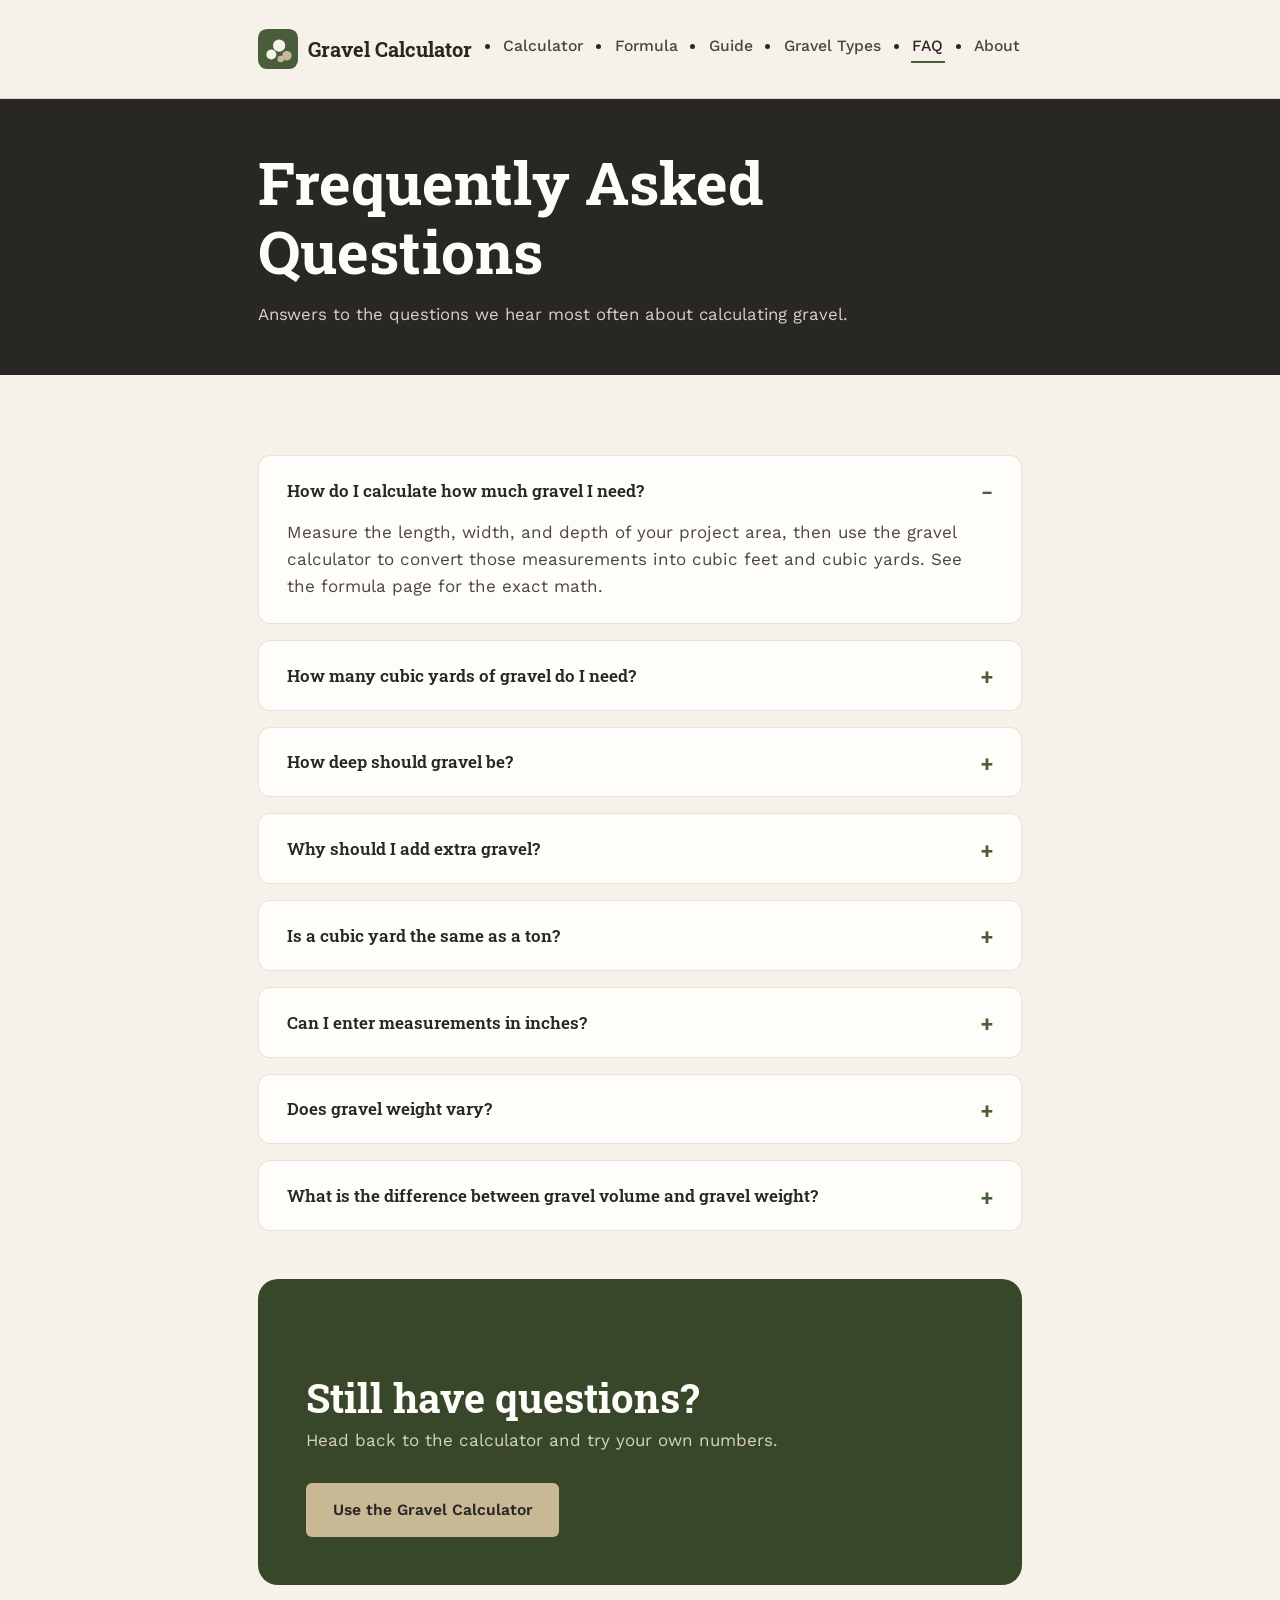
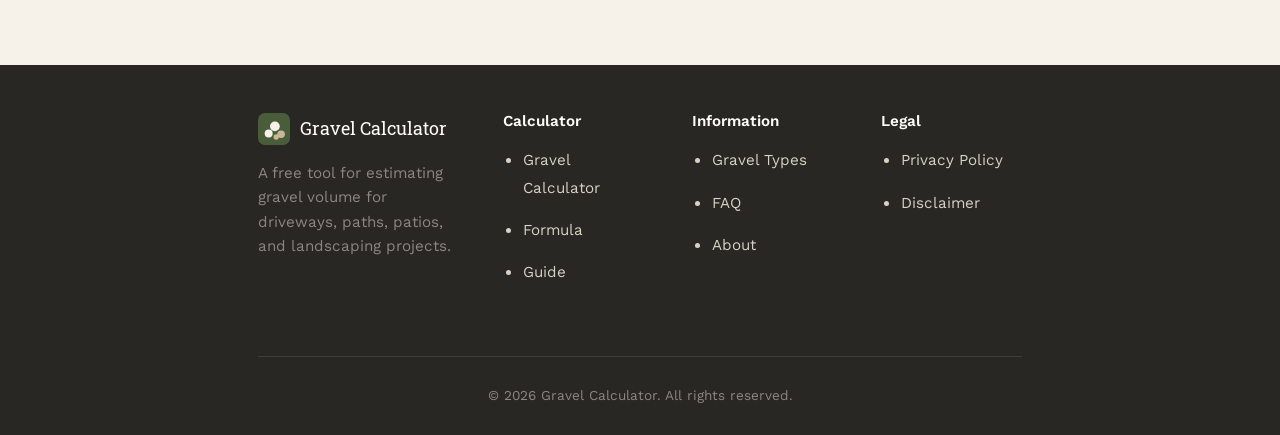
<file: faq.html>
<!DOCTYPE html>
<html lang="en">
<head>
  <meta charset="UTF-8">
  <meta name="viewport" content="width=device-width, initial-scale=1.0">
  <title>Gravel Calculator FAQ | How Much Gravel Do I Need?</title>
  <meta name="description" content="How many cubic yards of gravel do you need? Answers on depth, weight, waste allowance and volume vs. weight — plus a free calculator.">
  <meta name="robots" content="index, follow">
  <link rel="canonical" href="https://gravel-calculator-nu.vercel.app/faq.html">
  <link rel="icon" type="image/svg+xml" href="assets/favicon.svg">
  <link rel="icon" type="image/png" href="assets/favicon.png">
  <meta property="og:type" content="website">
  <meta property="og:title" content="Gravel Calculator FAQ | How Much Gravel Do I Need?">
  <meta property="og:description" content="How many cubic yards of gravel do you need? Answers on depth, weight, waste allowance and volume vs. weight — plus a free calculator.">
  <meta property="og:url" content="https://gravel-calculator-nu.vercel.app/faq.html">
  <link rel="preconnect" href="https://fonts.googleapis.com">
  <link href="https://fonts.googleapis.com/css2?family=Roboto+Slab:wght@400;700&family=Work+Sans:wght@400;500;600;700&display=swap" rel="stylesheet">
  <link rel="stylesheet" href="style.css">
</head>
<body class="prose-page">
  <a class="skip-link" href="#main">Skip to content</a>

  <header class="site-header">
    <div class="container">
      <a class="brand" href="index.html">
        <img src="assets/logo.svg" alt="" width="40" height="40">
        Gravel Calculator
      </a>
      <button class="nav-toggle" type="button" aria-expanded="false" aria-controls="main-nav" aria-label="Toggle navigation menu">
        <svg viewBox="0 0 24 24" fill="none" stroke="currentColor" stroke-width="2" stroke-linecap="round"><line x1="3" y1="6" x2="21" y2="6"/><line x1="3" y1="12" x2="21" y2="12"/><line x1="3" y1="18" x2="21" y2="18"/></svg>
      </button>
      <nav class="main-nav" id="main-nav" aria-label="Primary">
        <ul>
          <li><a href="index.html#calculator">Calculator</a></li>
          <li><a href="gravel-formula.html">Formula</a></li>
          <li><a href="gravel-guide.html">Guide</a></li>
          <li><a href="gravel-types.html">Gravel Types</a></li>
          <li><a href="faq.html" aria-current="page">FAQ</a></li>
          <li><a href="about.html">About</a></li>
        </ul>
      </nav>
    </div>
  </header>

  <main id="main">
    <section class="page-intro">
      <div class="container">
        <h1>Frequently Asked Questions</h1>
        <p>Answers to the questions we hear most often about calculating gravel.</p>
      </div>
    </section>

    <section class="section">
      <div class="container">
        <div class="faq-list">
          <details class="faq-item" open>
            <summary>How do I calculate how much gravel I need?</summary>
            <p>Measure the length, width, and depth of your project area, then use the <a href="index.html#calculator">gravel calculator</a> to convert those measurements into cubic feet and cubic yards. See the <a href="gravel-formula.html">formula page</a> for the exact math.</p>
          </details>
          <details class="faq-item">
            <summary>How many cubic yards of gravel do I need?</summary>
            <p>Multiply length, width, and depth in feet to get cubic feet, then divide by 27 to get cubic yards. The calculator performs this conversion automatically once you enter your measurements.</p>
          </details>
          <details class="faq-item">
            <summary>How deep should gravel be?</summary>
            <p>Depth depends on the project. Decorative or top-dressing layers are typically shallower, while structural base layers under driveways or patios are usually deeper. Check guidance for your specific project type or ask a local supplier.</p>
          </details>
          <details class="faq-item">
            <summary>Why should I add extra gravel?</summary>
            <p>Gravel settles over time, some material is lost during spreading, and irregular edges rarely match a perfect rectangle. Adding a waste percentage — commonly 5% to 20% — helps avoid running short.</p>
          </details>
          <details class="faq-item">
            <summary>Is a cubic yard the same as a ton?</summary>
            <p>No. A cubic yard is a measure of volume, while a ton is a measure of weight. The relationship between the two depends on the density of the specific gravel, which varies by material and moisture content.</p>
          </details>
          <details class="faq-item">
            <summary>Can I enter measurements in inches?</summary>
            <p>Yes. The calculator supports feet, meters, inches, and centimeters. Select your preferred unit from the dropdown before calculating.</p>
          </details>
          <details class="faq-item">
            <summary>Does gravel weight vary?</summary>
            <p>Yes. Weight depends on the type of stone, how tightly it's packed, and how much moisture it holds. The same volume of two different gravel types can weigh noticeably different amounts.</p>
          </details>
          <details class="faq-item">
            <summary>What is the difference between gravel volume and gravel weight?</summary>
            <p>Volume describes the space the gravel occupies, measured in cubic feet or cubic yards. Weight describes how heavy that gravel is, measured in pounds or tons. This calculator estimates volume; for weight, you'll need the density of your chosen material.</p>
          </details>
        </div>

        <div class="cta-banner" style="margin-top:3rem;">
          <div>
            <h2>Still have questions?</h2>
            <p>Head back to the calculator and try your own numbers.</p>
          </div>
          <a class="btn btn-primary" href="index.html#calculator">Use the Gravel Calculator</a>
        </div>
      </div>
    </section>
  </main>

  <footer class="site-footer">
    <div class="container">
      <div class="footer-grid">
        <div>
          <a class="footer-brand" href="index.html">
            <img src="assets/logo.svg" alt="" width="32" height="32">
            Gravel Calculator
          </a>
          <p class="footer-desc">A free tool for estimating gravel volume for driveways, paths, patios, and landscaping projects.</p>
        </div>
        <div class="footer-col">
          <h4>Calculator</h4>
          <ul>
            <li><a href="index.html#calculator">Gravel Calculator</a></li>
            <li><a href="gravel-formula.html">Formula</a></li>
            <li><a href="gravel-guide.html">Guide</a></li>
          </ul>
        </div>
        <div class="footer-col">
          <h4>Information</h4>
          <ul>
            <li><a href="gravel-types.html">Gravel Types</a></li>
            <li><a href="faq.html">FAQ</a></li>
            <li><a href="about.html">About</a></li>
          </ul>
        </div>
        <div class="footer-col">
          <h4>Legal</h4>
          <ul>
            <li><a href="privacy.html">Privacy Policy</a></li>
            <li><a href="disclaimer.html">Disclaimer</a></li>
          </ul>
        </div>
      </div>
      <div class="footer-bottom">
        &copy; <span id="current-year">2026</span> Gravel Calculator. All rights reserved.
      </div>
    </div>
  </footer>

  <script src="script.js"></script>
</body>
</html>
</file>
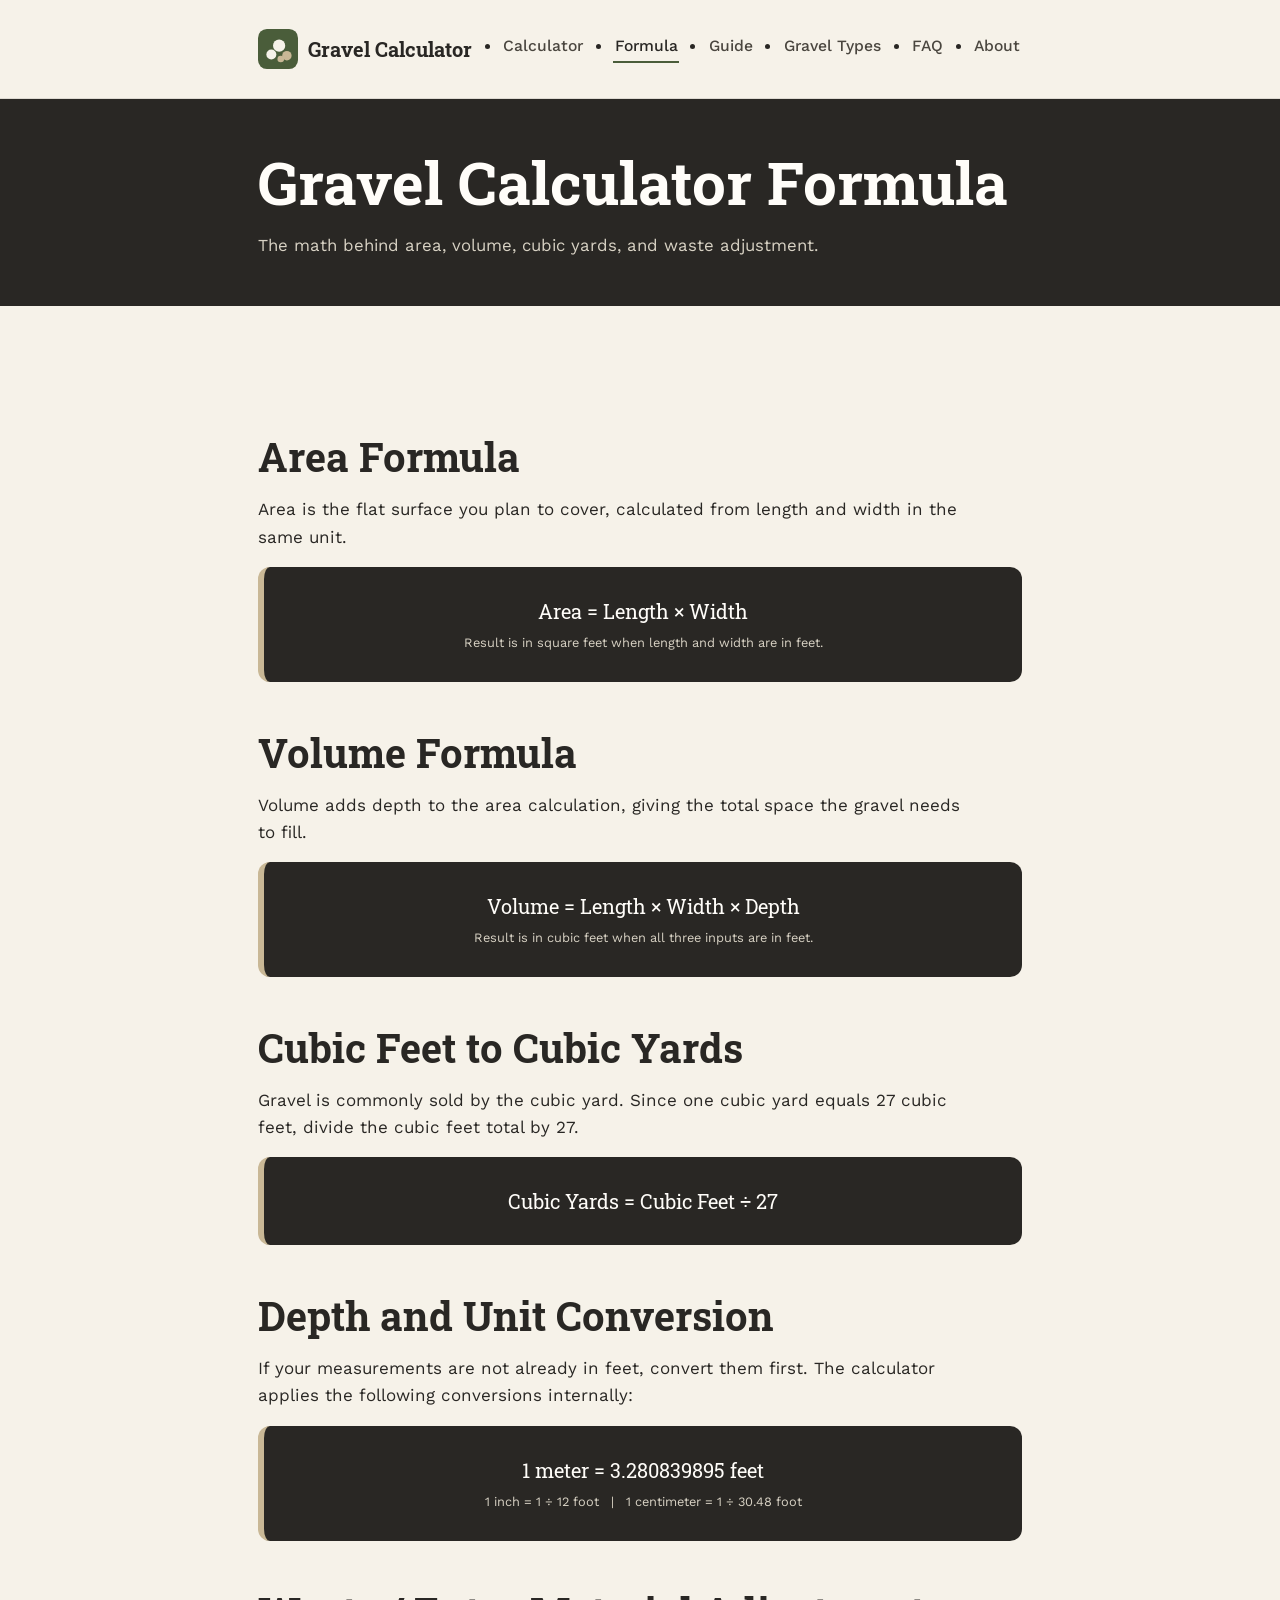
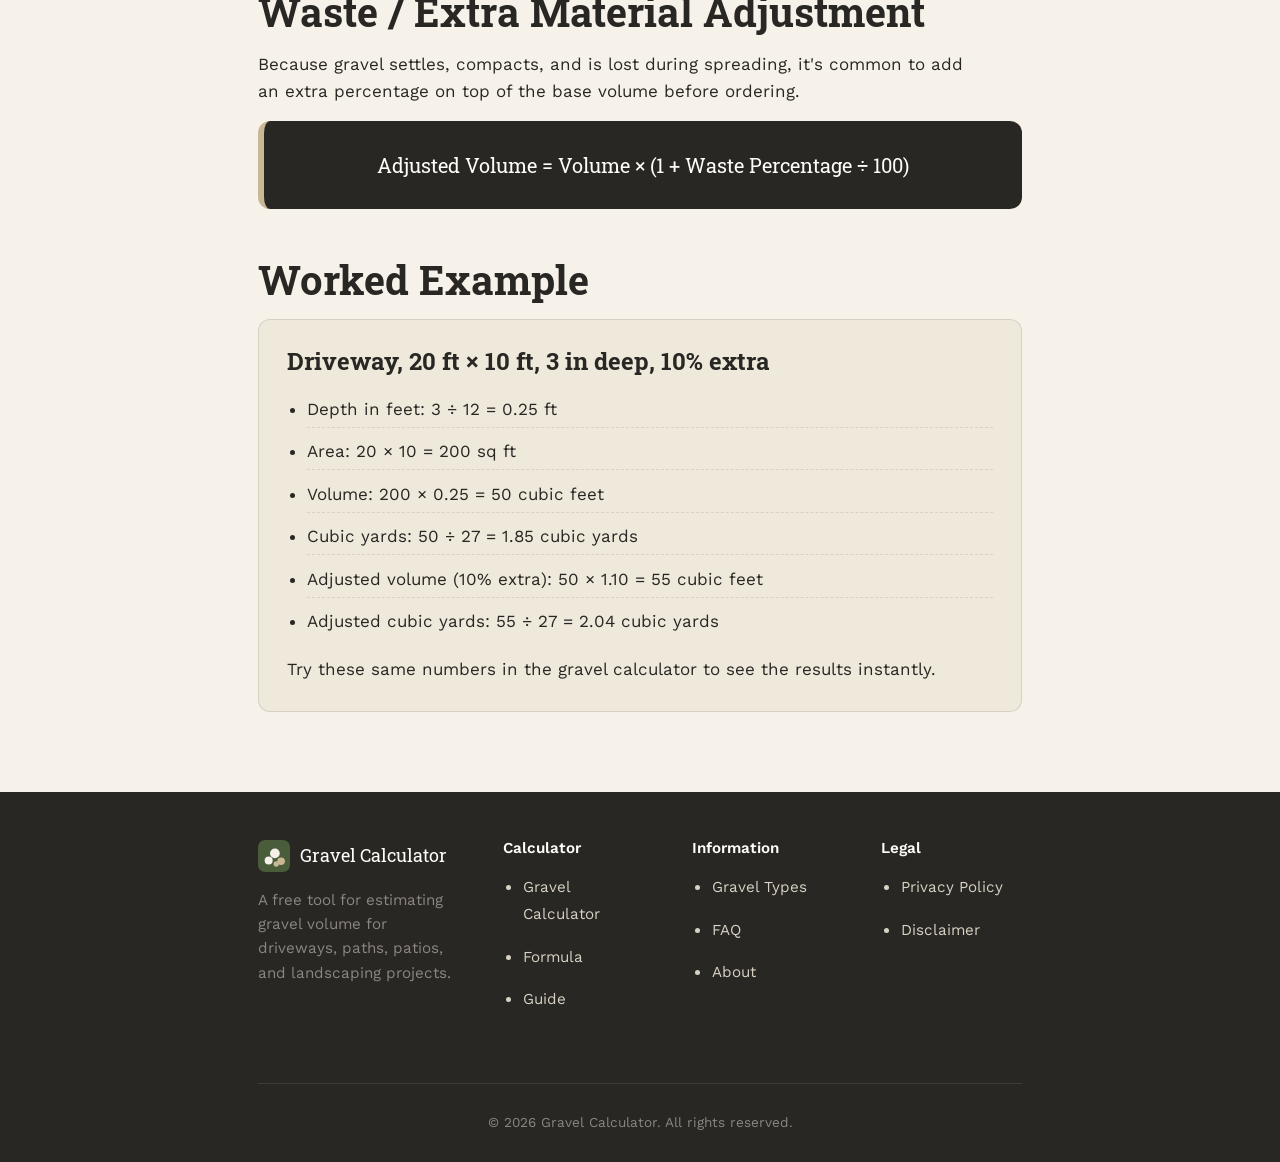
<file: gravel-formula.html>
<!DOCTYPE html>
<html lang="en">
<head>
  <meta charset="UTF-8">
  <meta name="viewport" content="width=device-width, initial-scale=1.0">
  <title>Gravel Calculator Formula — Area, Volume, Cubic Yards & Waste</title>
  <meta name="description" content="See the exact formulas used to calculate gravel area, volume, cubic yards, and waste adjustment, with a worked example.">
  <meta name="robots" content="index, follow">
  <link rel="canonical" href="https://gravel-calculator-nu.vercel.app/gravel-formula.html">
  <link rel="icon" type="image/svg+xml" href="assets/favicon.svg">
  <link rel="icon" type="image/png" href="assets/favicon.png">
  <meta property="og:type" content="article">
  <meta property="og:title" content="Gravel Calculator Formula — Area, Volume, Cubic Yards & Waste">
  <meta property="og:description" content="The exact formulas behind the gravel calculator, including a worked example.">
  <meta property="og:url" content="https://gravel-calculator-nu.vercel.app/gravel-formula.html">
  <link rel="preconnect" href="https://fonts.googleapis.com">
  <link href="https://fonts.googleapis.com/css2?family=Roboto+Slab:wght@400;700&family=Work+Sans:wght@400;500;600;700&display=swap" rel="stylesheet">
  <link rel="stylesheet" href="style.css">
</head>
<body class="prose-page">
  <a class="skip-link" href="#main">Skip to content</a>

  <header class="site-header">
    <div class="container">
      <a class="brand" href="index.html">
        <img src="assets/logo.svg" alt="" width="40" height="40">
        Gravel Calculator
      </a>
      <button class="nav-toggle" type="button" aria-expanded="false" aria-controls="main-nav" aria-label="Toggle navigation menu">
        <svg viewBox="0 0 24 24" fill="none" stroke="currentColor" stroke-width="2" stroke-linecap="round"><line x1="3" y1="6" x2="21" y2="6"/><line x1="3" y1="12" x2="21" y2="12"/><line x1="3" y1="18" x2="21" y2="18"/></svg>
      </button>
      <nav class="main-nav" id="main-nav" aria-label="Primary">
        <ul>
          <li><a href="index.html#calculator">Calculator</a></li>
          <li><a href="gravel-formula.html" aria-current="page">Formula</a></li>
          <li><a href="gravel-guide.html">Guide</a></li>
          <li><a href="gravel-types.html">Gravel Types</a></li>
          <li><a href="faq.html">FAQ</a></li>
          <li><a href="about.html">About</a></li>
        </ul>
      </nav>
    </div>
  </header>

  <main id="main">
    <section class="page-intro">
      <div class="container">
        <h1>Gravel Calculator Formula</h1>
        <p>The math behind area, volume, cubic yards, and waste adjustment.</p>
      </div>
    </section>

    <section class="section">
      <div class="container">
        <h2>Area Formula</h2>
        <p>Area is the flat surface you plan to cover, calculated from length and width in the same unit.</p>
        <div class="formula-box">
          Area = Length &times; Width
          <small>Result is in square feet when length and width are in feet.</small>
        </div>

        <h2>Volume Formula</h2>
        <p>Volume adds depth to the area calculation, giving the total space the gravel needs to fill.</p>
        <div class="formula-box">
          Volume = Length &times; Width &times; Depth
          <small>Result is in cubic feet when all three inputs are in feet.</small>
        </div>

        <h2>Cubic Feet to Cubic Yards</h2>
        <p>Gravel is commonly sold by the cubic yard. Since one cubic yard equals 27 cubic feet, divide the cubic feet total by 27.</p>
        <div class="formula-box">
          Cubic Yards = Cubic Feet &divide; 27
        </div>

        <h2>Depth and Unit Conversion</h2>
        <p>If your measurements are not already in feet, convert them first. The calculator applies the following conversions internally:</p>
        <div class="formula-box">
          1 meter = 3.280839895 feet
          <small>1 inch = 1 &divide; 12 foot &nbsp;&nbsp;|&nbsp;&nbsp; 1 centimeter = 1 &divide; 30.48 foot</small>
        </div>

        <h2>Waste / Extra Material Adjustment</h2>
        <p>Because gravel settles, compacts, and is lost during spreading, it's common to add an extra percentage on top of the base volume before ordering.</p>
        <div class="formula-box">
          Adjusted Volume = Volume &times; (1 + Waste Percentage &divide; 100)
        </div>

        <h2>Worked Example</h2>
        <div class="example-box">
          <h3>Driveway, 20 ft &times; 10 ft, 3 in deep, 10% extra</h3>
          <ul>
            <li>Depth in feet: 3 &divide; 12 = 0.25 ft</li>
            <li>Area: 20 &times; 10 = 200 sq ft</li>
            <li>Volume: 200 &times; 0.25 = 50 cubic feet</li>
            <li>Cubic yards: 50 &divide; 27 = 1.85 cubic yards</li>
            <li>Adjusted volume (10% extra): 50 &times; 1.10 = 55 cubic feet</li>
            <li>Adjusted cubic yards: 55 &divide; 27 = 2.04 cubic yards</li>
          </ul>
          <p>Try these same numbers in the <a href="index.html#calculator">gravel calculator</a> to see the results instantly.</p>
        </div>
      </div>
    </section>
  </main>

  <footer class="site-footer">
    <div class="container">
      <div class="footer-grid">
        <div>
          <a class="footer-brand" href="index.html">
            <img src="assets/logo.svg" alt="" width="32" height="32">
            Gravel Calculator
          </a>
          <p class="footer-desc">A free tool for estimating gravel volume for driveways, paths, patios, and landscaping projects.</p>
        </div>
        <div class="footer-col">
          <h4>Calculator</h4>
          <ul>
            <li><a href="index.html#calculator">Gravel Calculator</a></li>
            <li><a href="gravel-formula.html">Formula</a></li>
            <li><a href="gravel-guide.html">Guide</a></li>
          </ul>
        </div>
        <div class="footer-col">
          <h4>Information</h4>
          <ul>
            <li><a href="gravel-types.html">Gravel Types</a></li>
            <li><a href="faq.html">FAQ</a></li>
            <li><a href="about.html">About</a></li>
          </ul>
        </div>
        <div class="footer-col">
          <h4>Legal</h4>
          <ul>
            <li><a href="privacy.html">Privacy Policy</a></li>
            <li><a href="disclaimer.html">Disclaimer</a></li>
          </ul>
        </div>
      </div>
      <div class="footer-bottom">
        &copy; <span id="current-year">2026</span> Gravel Calculator. All rights reserved.
      </div>
    </div>
  </footer>

  <script src="script.js"></script>
</body>
</html>
</file>
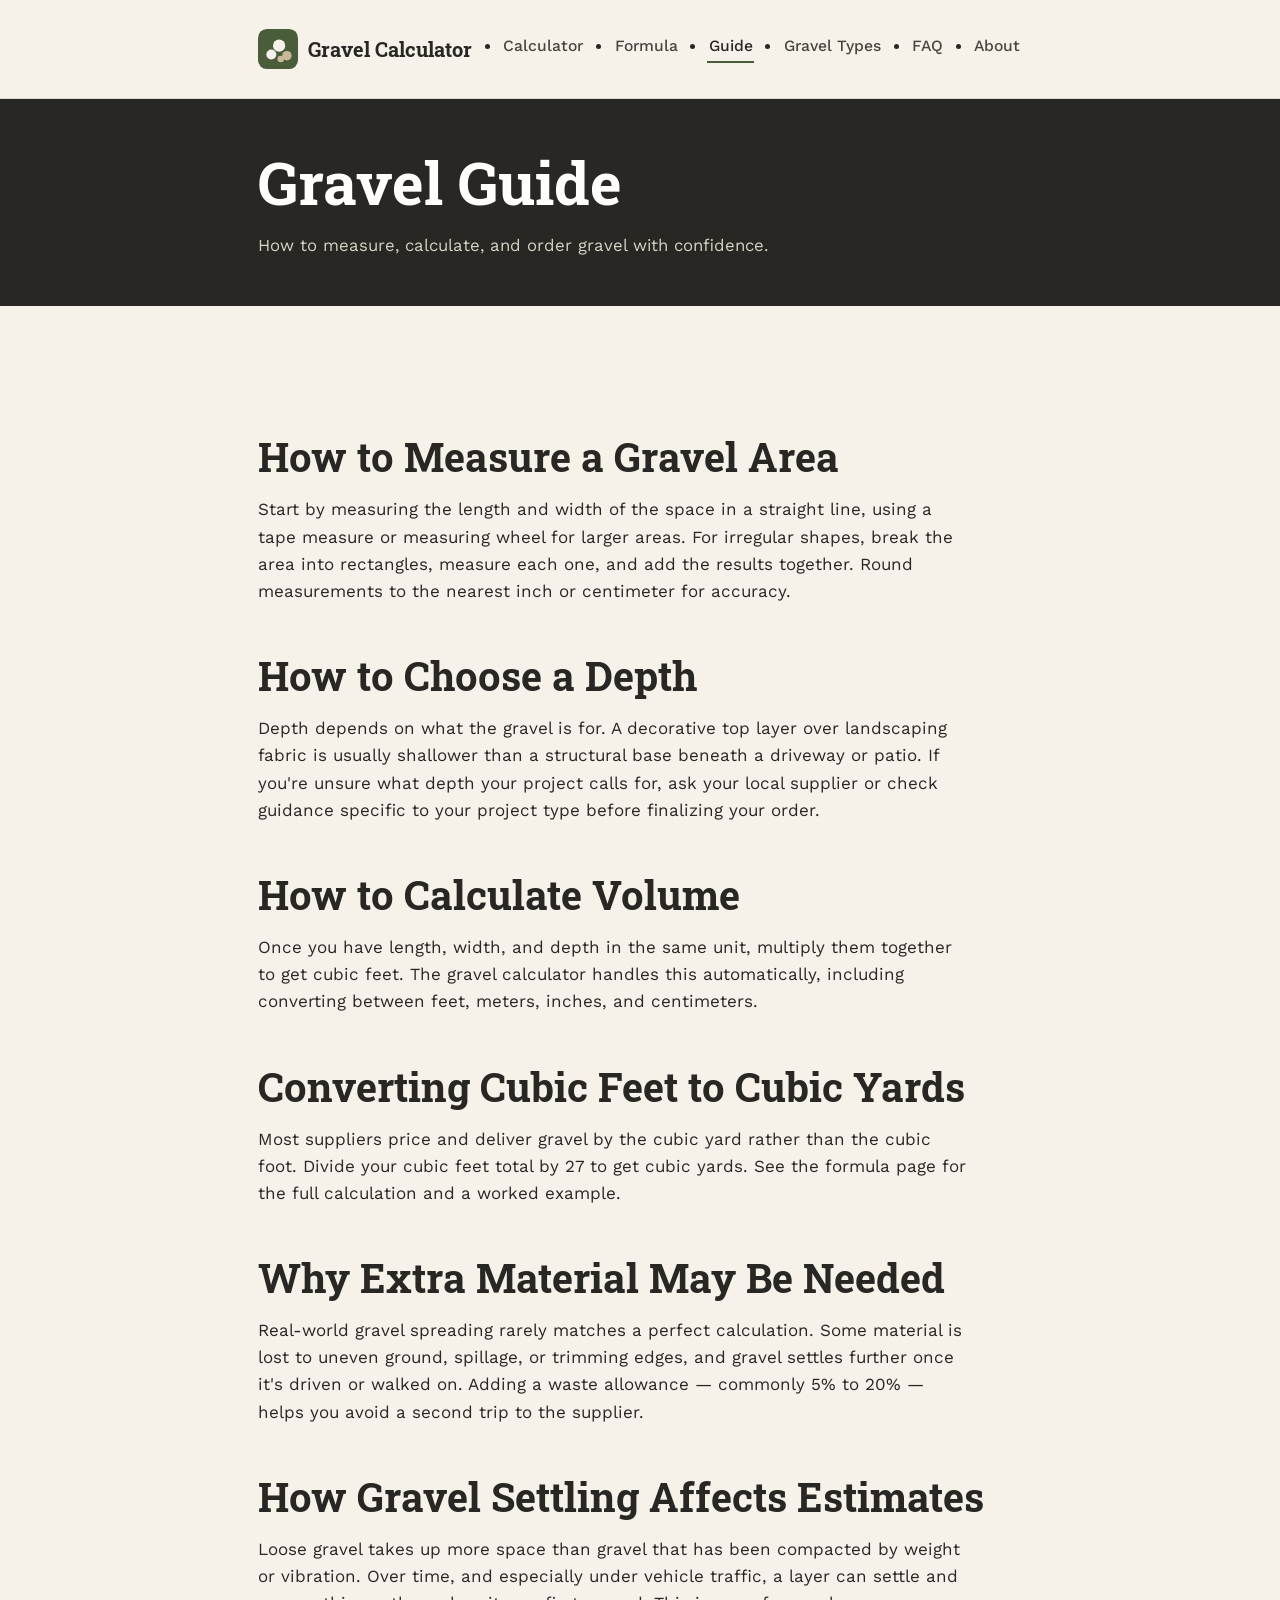
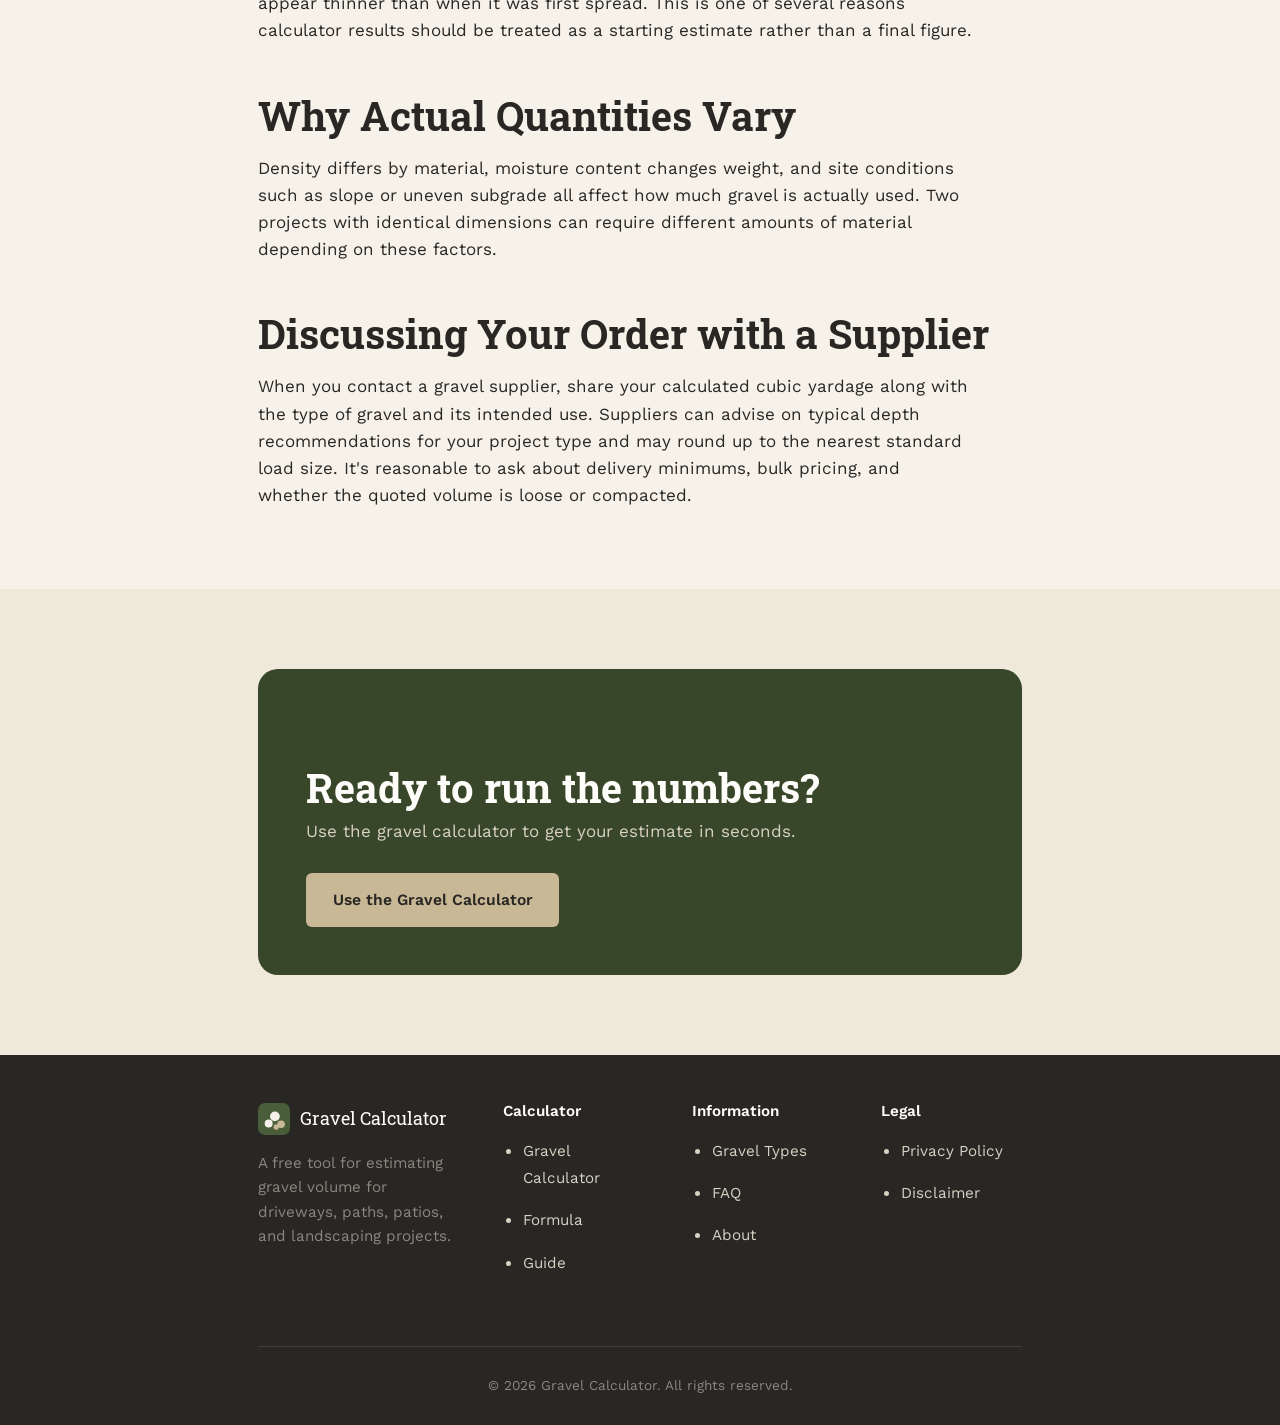
<file: gravel-guide.html>
<!DOCTYPE html>
<html lang="en">
<head>
  <meta charset="UTF-8">
  <meta name="viewport" content="width=device-width, initial-scale=1.0">
  <title>How Much Gravel Do I Need? | Measure, Calculate & Order Gravel</title>
  <meta name="description" content="Learn how much gravel you need: measure your area, choose a depth, calculate the volume in cubic yards, and order the right amount from a supplier.">
  <meta name="robots" content="index, follow">
  <link rel="canonical" href="https://gravel-calculator-nu.vercel.app/gravel-guide.html">
  <link rel="icon" type="image/svg+xml" href="assets/favicon.svg">
  <link rel="icon" type="image/png" href="assets/favicon.png">
  <meta property="og:type" content="article">
  <meta property="og:title" content="How Much Gravel Do I Need? | Measure, Calculate & Order Gravel">
  <meta property="og:description" content="Learn how much gravel you need: measure your area, choose a depth, calculate the volume in cubic yards, and order the right amount from a supplier.">
  <meta property="og:url" content="https://gravel-calculator-nu.vercel.app/gravel-guide.html">
  <link rel="preconnect" href="https://fonts.googleapis.com">
  <link href="https://fonts.googleapis.com/css2?family=Roboto+Slab:wght@400;700&family=Work+Sans:wght@400;500;600;700&display=swap" rel="stylesheet">
  <link rel="stylesheet" href="style.css">
</head>
<body class="prose-page">
  <a class="skip-link" href="#main">Skip to content</a>

  <header class="site-header">
    <div class="container">
      <a class="brand" href="index.html">
        <img src="assets/logo.svg" alt="" width="40" height="40">
        Gravel Calculator
      </a>
      <button class="nav-toggle" type="button" aria-expanded="false" aria-controls="main-nav" aria-label="Toggle navigation menu">
        <svg viewBox="0 0 24 24" fill="none" stroke="currentColor" stroke-width="2" stroke-linecap="round"><line x1="3" y1="6" x2="21" y2="6"/><line x1="3" y1="12" x2="21" y2="12"/><line x1="3" y1="18" x2="21" y2="18"/></svg>
      </button>
      <nav class="main-nav" id="main-nav" aria-label="Primary">
        <ul>
          <li><a href="index.html#calculator">Calculator</a></li>
          <li><a href="gravel-formula.html">Formula</a></li>
          <li><a href="gravel-guide.html" aria-current="page">Guide</a></li>
          <li><a href="gravel-types.html">Gravel Types</a></li>
          <li><a href="faq.html">FAQ</a></li>
          <li><a href="about.html">About</a></li>
        </ul>
      </nav>
    </div>
  </header>

  <main id="main">
    <section class="page-intro">
      <div class="container">
        <h1>Gravel Guide</h1>
        <p>How to measure, calculate, and order gravel with confidence.</p>
      </div>
    </section>

    <section class="section">
      <div class="container">
        <h2>How to Measure a Gravel Area</h2>
        <p>Start by measuring the length and width of the space in a straight line, using a tape measure or measuring wheel for larger areas. For irregular shapes, break the area into rectangles, measure each one, and add the results together. Round measurements to the nearest inch or centimeter for accuracy.</p>

        <h2>How to Choose a Depth</h2>
        <p>Depth depends on what the gravel is for. A decorative top layer over landscaping fabric is usually shallower than a structural base beneath a driveway or patio. If you're unsure what depth your project calls for, ask your local supplier or check guidance specific to your project type before finalizing your order.</p>

        <h2>How to Calculate Volume</h2>
        <p>Once you have length, width, and depth in the same unit, multiply them together to get cubic feet. The <a href="index.html#calculator">gravel calculator</a> handles this automatically, including converting between feet, meters, inches, and centimeters.</p>

        <h2>Converting Cubic Feet to Cubic Yards</h2>
        <p>Most suppliers price and deliver gravel by the cubic yard rather than the cubic foot. Divide your cubic feet total by 27 to get cubic yards. See the <a href="gravel-formula.html">formula page</a> for the full calculation and a worked example.</p>

        <h2>Why Extra Material May Be Needed</h2>
        <p>Real-world gravel spreading rarely matches a perfect calculation. Some material is lost to uneven ground, spillage, or trimming edges, and gravel settles further once it's driven or walked on. Adding a waste allowance — commonly 5% to 20% — helps you avoid a second trip to the supplier.</p>

        <h2>How Gravel Settling Affects Estimates</h2>
        <p>Loose gravel takes up more space than gravel that has been compacted by weight or vibration. Over time, and especially under vehicle traffic, a layer can settle and appear thinner than when it was first spread. This is one of several reasons calculator results should be treated as a starting estimate rather than a final figure.</p>

        <h2>Why Actual Quantities Vary</h2>
        <p>Density differs by material, moisture content changes weight, and site conditions such as slope or uneven subgrade all affect how much gravel is actually used. Two projects with identical dimensions can require different amounts of material depending on these factors.</p>

        <h2>Discussing Your Order with a Supplier</h2>
        <p>When you contact a gravel supplier, share your calculated cubic yardage along with the type of gravel and its intended use. Suppliers can advise on typical depth recommendations for your project type and may round up to the nearest standard load size. It's reasonable to ask about delivery minimums, bulk pricing, and whether the quoted volume is loose or compacted.</p>
      </div>
    </section>

    <section class="section section-alt">
      <div class="container">
        <div class="cta-banner">
          <div>
            <h2>Ready to run the numbers?</h2>
            <p>Use the gravel calculator to get your estimate in seconds.</p>
          </div>
          <a class="btn btn-primary" href="index.html#calculator">Use the Gravel Calculator</a>
        </div>
      </div>
    </section>
  </main>

  <footer class="site-footer">
    <div class="container">
      <div class="footer-grid">
        <div>
          <a class="footer-brand" href="index.html">
            <img src="assets/logo.svg" alt="" width="32" height="32">
            Gravel Calculator
          </a>
          <p class="footer-desc">A free tool for estimating gravel volume for driveways, paths, patios, and landscaping projects.</p>
        </div>
        <div class="footer-col">
          <h4>Calculator</h4>
          <ul>
            <li><a href="index.html#calculator">Gravel Calculator</a></li>
            <li><a href="gravel-formula.html">Formula</a></li>
            <li><a href="gravel-guide.html">Guide</a></li>
          </ul>
        </div>
        <div class="footer-col">
          <h4>Information</h4>
          <ul>
            <li><a href="gravel-types.html">Gravel Types</a></li>
            <li><a href="faq.html">FAQ</a></li>
            <li><a href="about.html">About</a></li>
          </ul>
        </div>
        <div class="footer-col">
          <h4>Legal</h4>
          <ul>
            <li><a href="privacy.html">Privacy Policy</a></li>
            <li><a href="disclaimer.html">Disclaimer</a></li>
          </ul>
        </div>
      </div>
      <div class="footer-bottom">
        &copy; <span id="current-year">2026</span> Gravel Calculator. All rights reserved.
      </div>
    </div>
  </footer>

  <script src="script.js"></script>
</body>
</html>
</file>
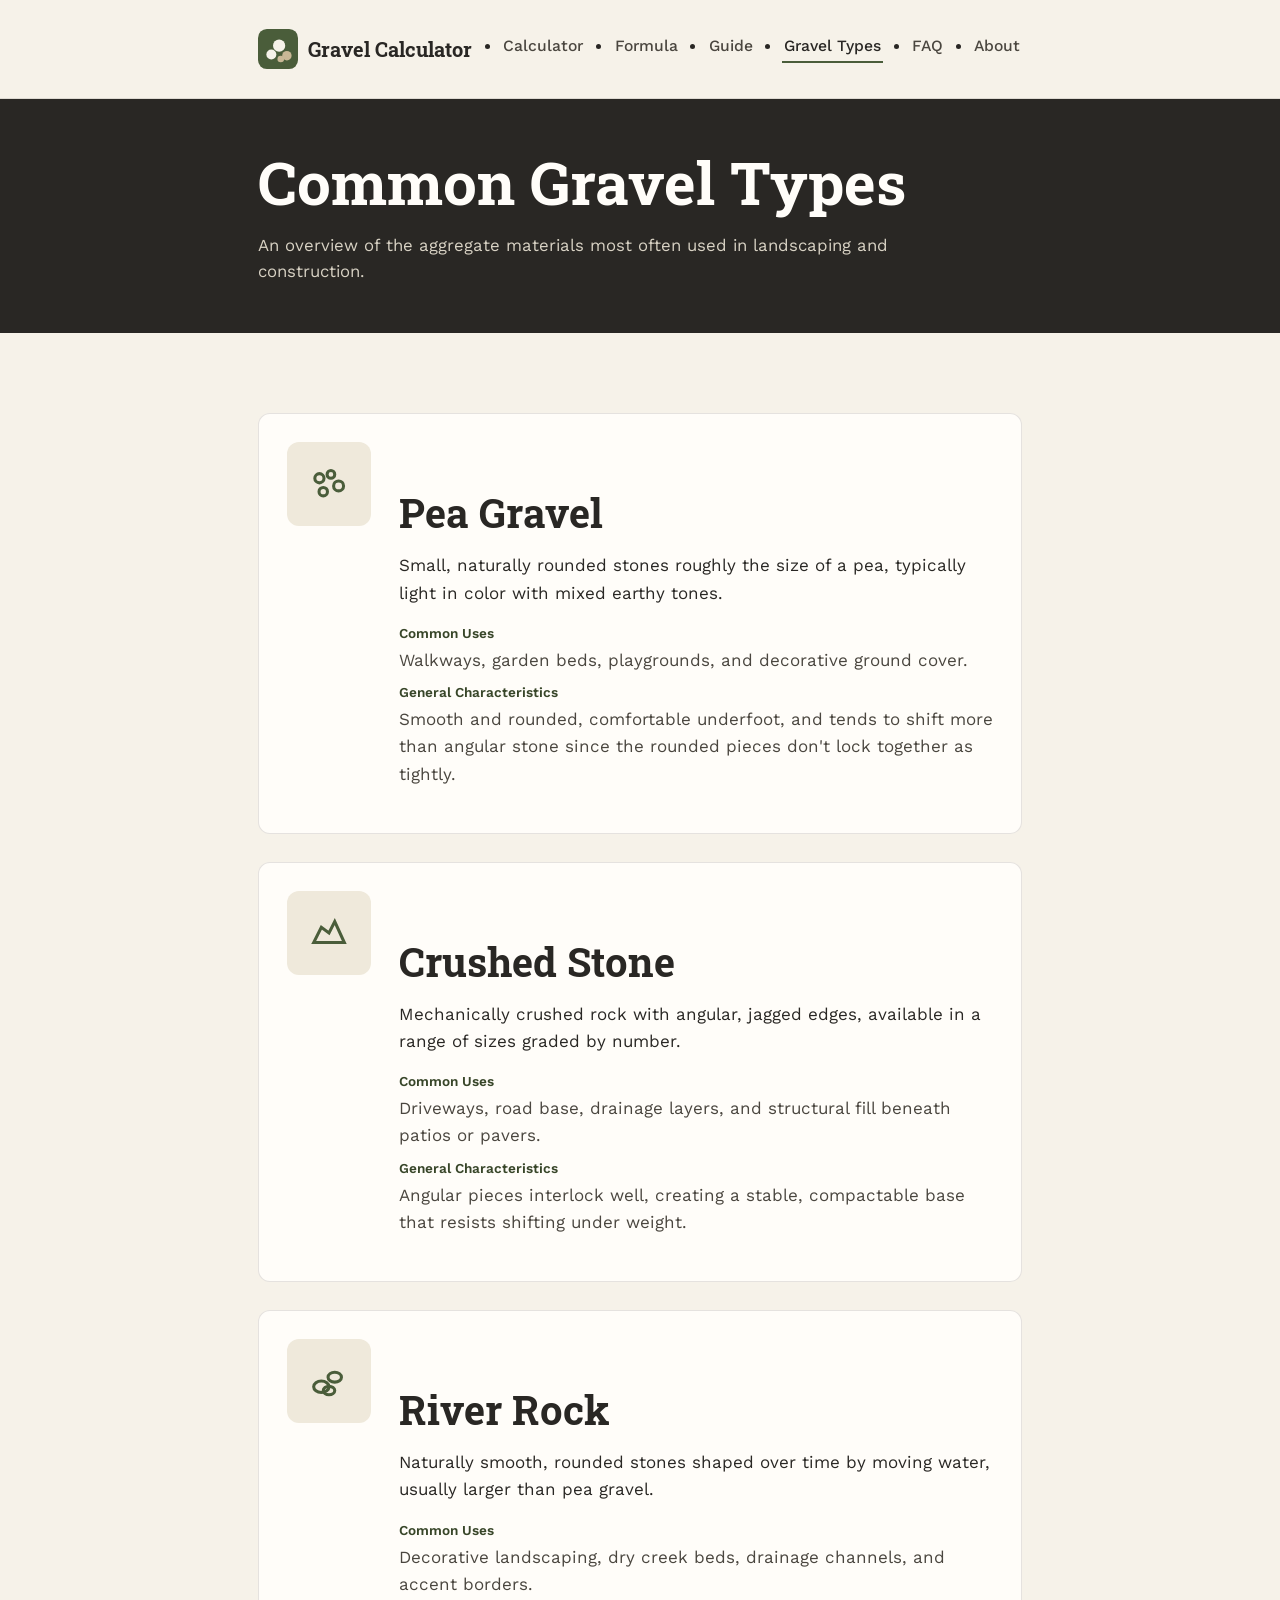
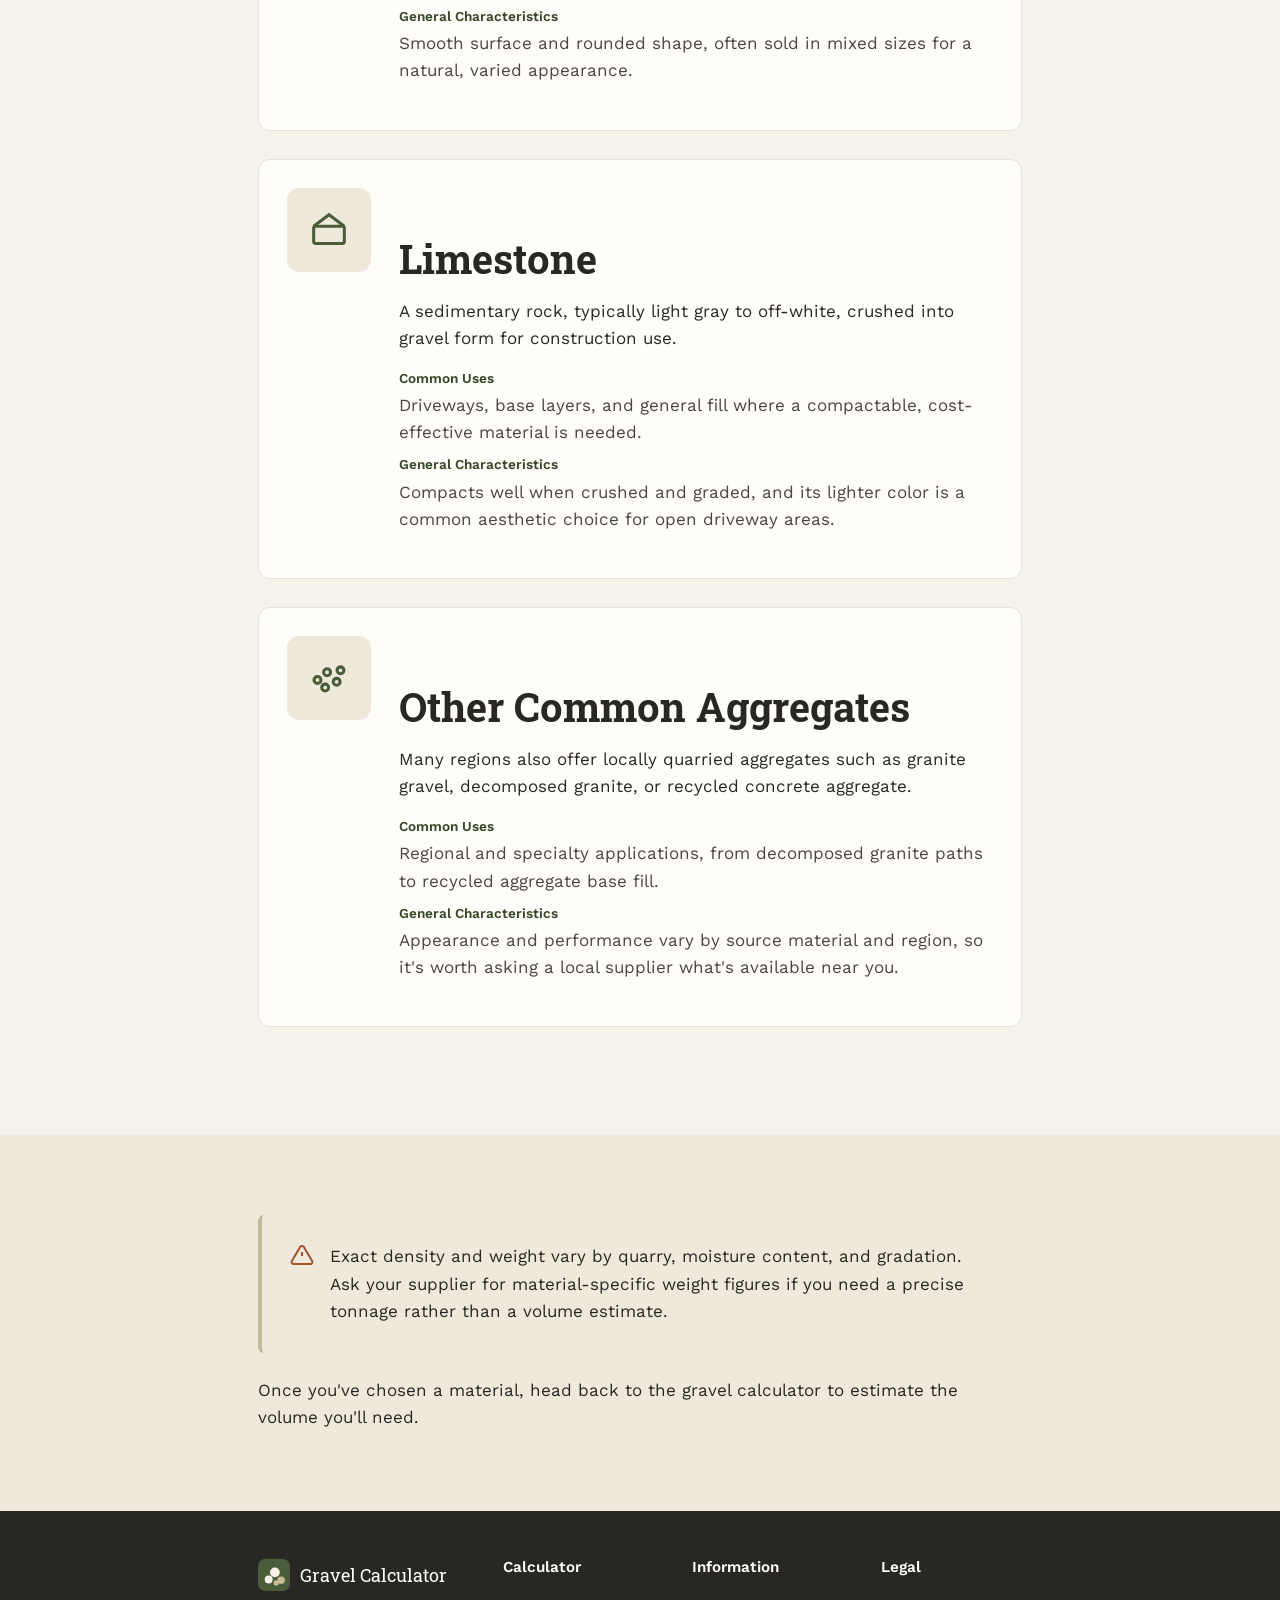
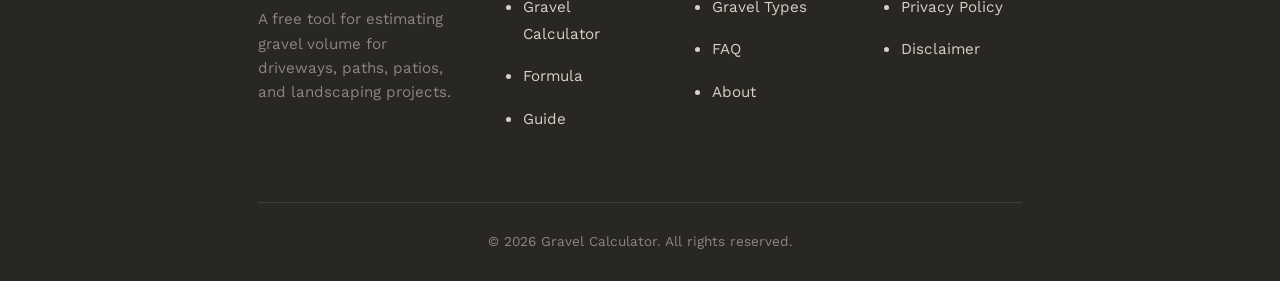
<file: gravel-types.html>
<!DOCTYPE html>
<html lang="en">
<head>
  <meta charset="UTF-8">
  <meta name="viewport" content="width=device-width, initial-scale=1.0">
  <title>Types of Gravel — Pea Gravel, Crushed Stone, River Rock &amp; More</title>
  <meta name="description" content="Types of gravel compared — pea gravel, crushed stone, river rock and limestone — with typical uses and characteristics to help you choose the right one.">
  <meta name="robots" content="index, follow">
  <link rel="canonical" href="https://gravel-calculator-nu.vercel.app/gravel-types.html">
  <link rel="icon" type="image/svg+xml" href="assets/favicon.svg">
  <link rel="icon" type="image/png" href="assets/favicon.png">
  <meta property="og:type" content="article">
  <meta property="og:title" content="Types of Gravel — Pea Gravel, Crushed Stone, River Rock & More">
  <meta property="og:description" content="Types of gravel compared — pea gravel, crushed stone, river rock and limestone — with typical uses and characteristics to help you choose the right one.">
  <meta property="og:url" content="https://gravel-calculator-nu.vercel.app/gravel-types.html">
  <link rel="preconnect" href="https://fonts.googleapis.com">
  <link href="https://fonts.googleapis.com/css2?family=Roboto+Slab:wght@400;700&family=Work+Sans:wght@400;500;600;700&display=swap" rel="stylesheet">
  <link rel="stylesheet" href="style.css">
</head>
<body class="prose-page">
  <a class="skip-link" href="#main">Skip to content</a>

  <header class="site-header">
    <div class="container">
      <a class="brand" href="index.html">
        <img src="assets/logo.svg" alt="" width="40" height="40">
        Gravel Calculator
      </a>
      <button class="nav-toggle" type="button" aria-expanded="false" aria-controls="main-nav" aria-label="Toggle navigation menu">
        <svg viewBox="0 0 24 24" fill="none" stroke="currentColor" stroke-width="2" stroke-linecap="round"><line x1="3" y1="6" x2="21" y2="6"/><line x1="3" y1="12" x2="21" y2="12"/><line x1="3" y1="18" x2="21" y2="18"/></svg>
      </button>
      <nav class="main-nav" id="main-nav" aria-label="Primary">
        <ul>
          <li><a href="index.html#calculator">Calculator</a></li>
          <li><a href="gravel-formula.html">Formula</a></li>
          <li><a href="gravel-guide.html">Guide</a></li>
          <li><a href="gravel-types.html" aria-current="page">Gravel Types</a></li>
          <li><a href="faq.html">FAQ</a></li>
          <li><a href="about.html">About</a></li>
        </ul>
      </nav>
    </div>
  </header>

  <main id="main">
    <section class="page-intro">
      <div class="container">
        <h1>Common Gravel Types</h1>
        <p>An overview of the aggregate materials most often used in landscaping and construction.</p>
      </div>
    </section>

    <section class="section">
      <div class="container">

        <article class="type-card">
          <div class="type-icon">
            <svg viewBox="0 0 24 24" fill="none" stroke="currentColor" stroke-width="1.6"><circle cx="7" cy="9" r="2.4"/><circle cx="13" cy="7" r="2"/><circle cx="17" cy="13" r="2.6"/><circle cx="9" cy="16" r="2.2"/></svg>
          </div>
          <div>
            <h2>Pea Gravel</h2>
            <p>Small, naturally rounded stones roughly the size of a pea, typically light in color with mixed earthy tones.</p>
            <dl>
              <dt>Common Uses</dt>
              <dd>Walkways, garden beds, playgrounds, and decorative ground cover.</dd>
              <dt>General Characteristics</dt>
              <dd>Smooth and rounded, comfortable underfoot, and tends to shift more than angular stone since the rounded pieces don't lock together as tightly.</dd>
            </dl>
          </div>
        </article>

        <article class="type-card">
          <div class="type-icon">
            <svg viewBox="0 0 24 24" fill="none" stroke="currentColor" stroke-width="1.6"><path d="M4 17l4-8 4 3 3-6 5 11z"/></svg>
          </div>
          <div>
            <h2>Crushed Stone</h2>
            <p>Mechanically crushed rock with angular, jagged edges, available in a range of sizes graded by number.</p>
            <dl>
              <dt>Common Uses</dt>
              <dd>Driveways, road base, drainage layers, and structural fill beneath patios or pavers.</dd>
              <dt>General Characteristics</dt>
              <dd>Angular pieces interlock well, creating a stable, compactable base that resists shifting under weight.</dd>
            </dl>
          </div>
        </article>

        <article class="type-card">
          <div class="type-icon">
            <svg viewBox="0 0 24 24" fill="none" stroke="currentColor" stroke-width="1.6"><ellipse cx="8" cy="15" rx="4" ry="3"/><ellipse cx="15" cy="10" rx="3.5" ry="2.6"/><ellipse cx="12" cy="17" rx="3" ry="2.2"/></svg>
          </div>
          <div>
            <h2>River Rock</h2>
            <p>Naturally smooth, rounded stones shaped over time by moving water, usually larger than pea gravel.</p>
            <dl>
              <dt>Common Uses</dt>
              <dd>Decorative landscaping, dry creek beds, drainage channels, and accent borders.</dd>
              <dt>General Characteristics</dt>
              <dd>Smooth surface and rounded shape, often sold in mixed sizes for a natural, varied appearance.</dd>
            </dl>
          </div>
        </article>

        <article class="type-card">
          <div class="type-icon">
            <svg viewBox="0 0 24 24" fill="none" stroke="currentColor" stroke-width="1.6"><rect x="4" y="10" width="16" height="9" rx="1"/><path d="M4 10l8-6 8 6"/></svg>
          </div>
          <div>
            <h2>Limestone</h2>
            <p>A sedimentary rock, typically light gray to off-white, crushed into gravel form for construction use.</p>
            <dl>
              <dt>Common Uses</dt>
              <dd>Driveways, base layers, and general fill where a compactable, cost-effective material is needed.</dd>
              <dt>General Characteristics</dt>
              <dd>Compacts well when crushed and graded, and its lighter color is a common aesthetic choice for open driveway areas.</dd>
            </dl>
          </div>
        </article>

        <article class="type-card">
          <div class="type-icon">
            <svg viewBox="0 0 24 24" fill="none" stroke="currentColor" stroke-width="1.6"><circle cx="6" cy="13" r="1.8"/><circle cx="11" cy="9" r="1.8"/><circle cx="16" cy="14" r="1.8"/><circle cx="10" cy="17" r="1.8"/><circle cx="18" cy="8" r="1.8"/></svg>
          </div>
          <div>
            <h2>Other Common Aggregates</h2>
            <p>Many regions also offer locally quarried aggregates such as granite gravel, decomposed granite, or recycled concrete aggregate.</p>
            <dl>
              <dt>Common Uses</dt>
              <dd>Regional and specialty applications, from decomposed granite paths to recycled aggregate base fill.</dd>
              <dt>General Characteristics</dt>
              <dd>Appearance and performance vary by source material and region, so it's worth asking a local supplier what's available near you.</dd>
            </dl>
          </div>
        </article>

      </div>
    </section>

    <section class="section section-alt">
      <div class="container">
        <div class="notice">
          <svg viewBox="0 0 24 24" fill="none" stroke="currentColor" stroke-width="2"><path d="M12 9v4m0 4h.01M10.29 3.86 1.82 18a2 2 0 0 0 1.71 3h16.94a2 2 0 0 0 1.71-3L13.71 3.86a2 2 0 0 0-3.42 0z"/></svg>
          <p>Exact density and weight vary by quarry, moisture content, and gradation. Ask your supplier for material-specific weight figures if you need a precise tonnage rather than a volume estimate.</p>
        </div>
        <p style="margin-top:1.5rem;">Once you've chosen a material, head back to the <a href="index.html#calculator">gravel calculator</a> to estimate the volume you'll need.</p>
      </div>
    </section>
  </main>

  <footer class="site-footer">
    <div class="container">
      <div class="footer-grid">
        <div>
          <a class="footer-brand" href="index.html">
            <img src="assets/logo.svg" alt="" width="32" height="32">
            Gravel Calculator
          </a>
          <p class="footer-desc">A free tool for estimating gravel volume for driveways, paths, patios, and landscaping projects.</p>
        </div>
        <div class="footer-col">
          <h4>Calculator</h4>
          <ul>
            <li><a href="index.html#calculator">Gravel Calculator</a></li>
            <li><a href="gravel-formula.html">Formula</a></li>
            <li><a href="gravel-guide.html">Guide</a></li>
          </ul>
        </div>
        <div class="footer-col">
          <h4>Information</h4>
          <ul>
            <li><a href="gravel-types.html">Gravel Types</a></li>
            <li><a href="faq.html">FAQ</a></li>
            <li><a href="about.html">About</a></li>
          </ul>
        </div>
        <div class="footer-col">
          <h4>Legal</h4>
          <ul>
            <li><a href="privacy.html">Privacy Policy</a></li>
            <li><a href="disclaimer.html">Disclaimer</a></li>
          </ul>
        </div>
      </div>
      <div class="footer-bottom">
        &copy; <span id="current-year">2026</span> Gravel Calculator. All rights reserved.
      </div>
    </div>
  </footer>

  <script src="script.js"></script>
</body>
</html>
</file>
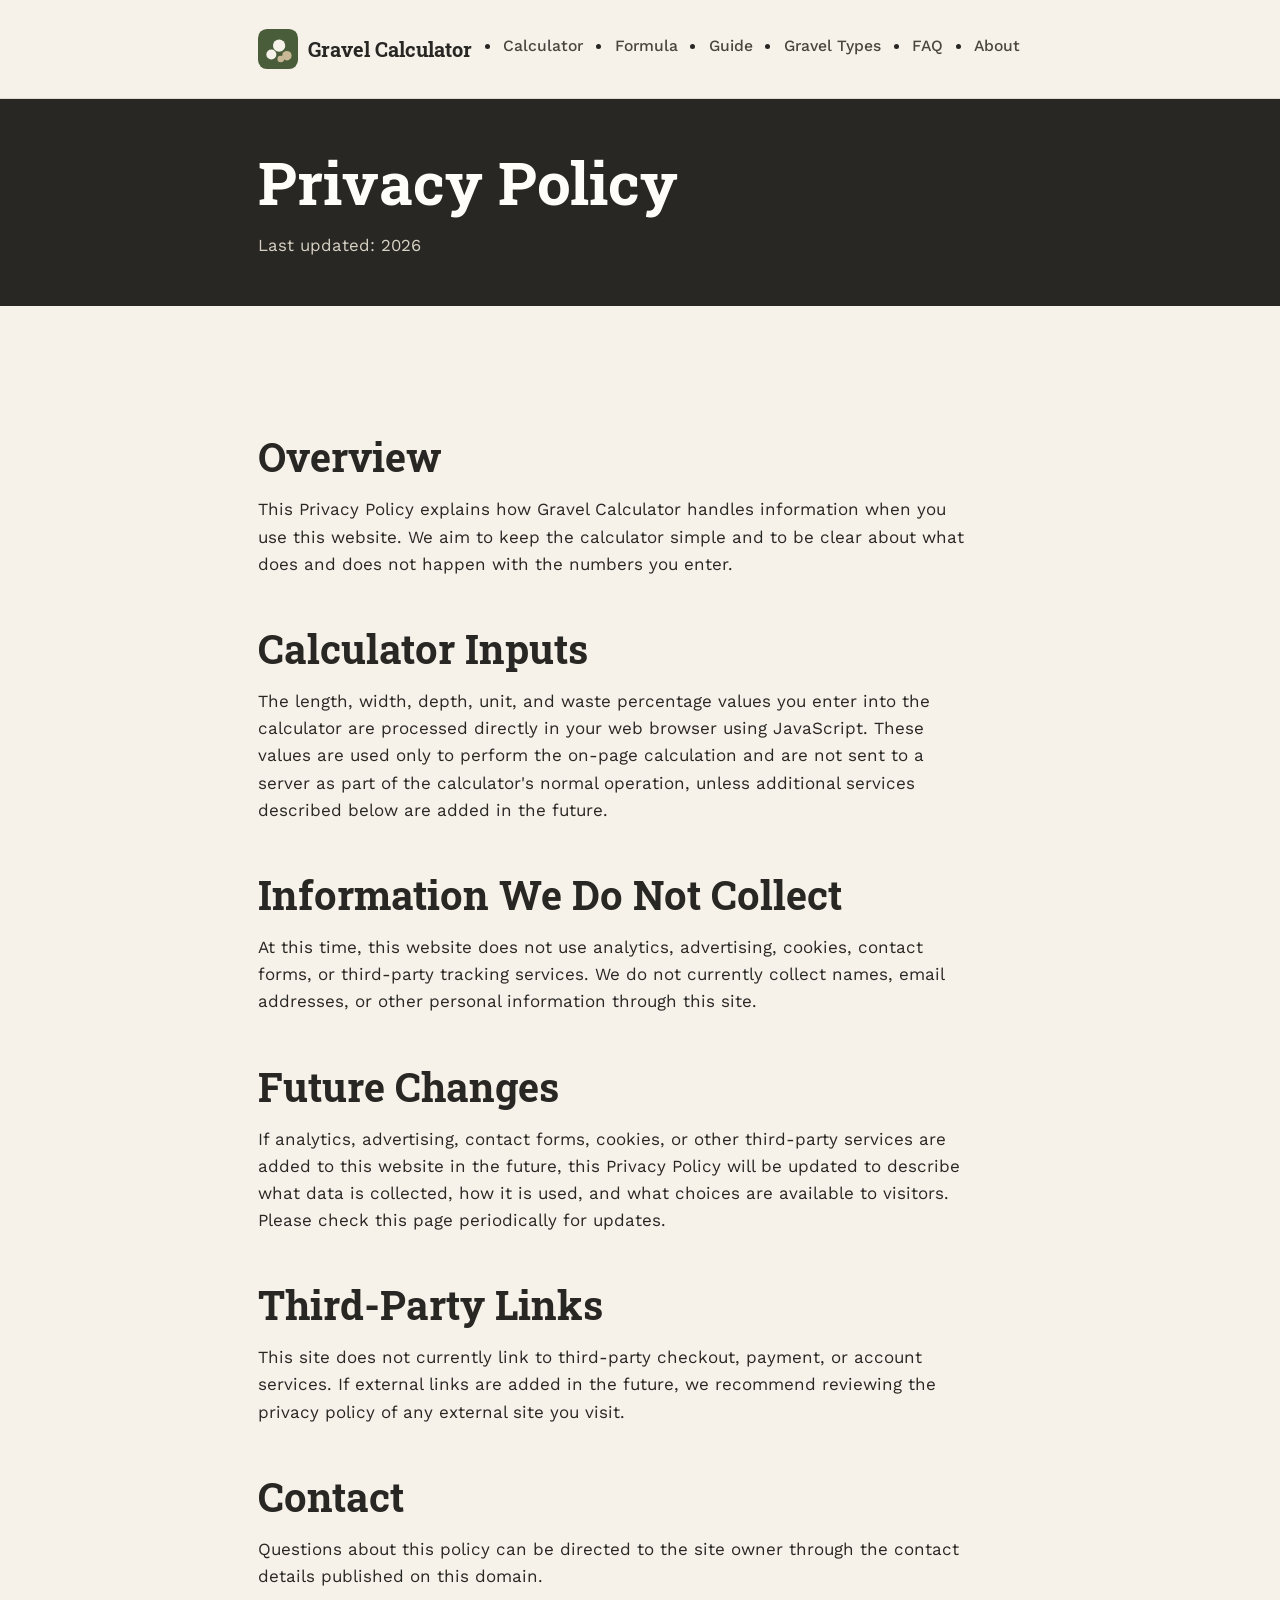
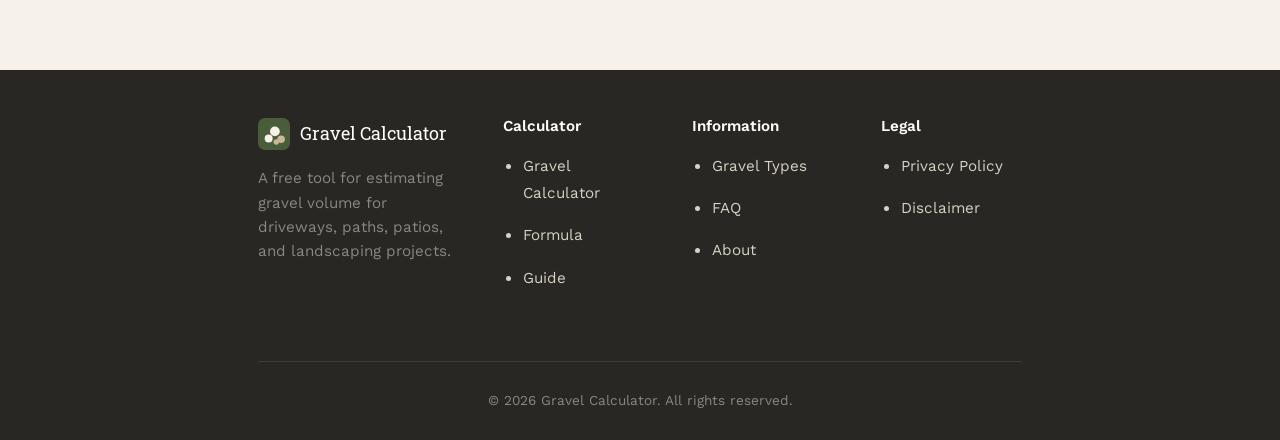
<file: privacy.html>
<!DOCTYPE html>
<html lang="en">
<head>
  <meta charset="UTF-8">
  <meta name="viewport" content="width=device-width, initial-scale=1.0">
  <title>Privacy Policy — Gravel Calculator</title>
  <meta name="description" content="Privacy policy for Gravel Calculator, explaining how calculator inputs are processed and what would change if new features are added.">
  <meta name="robots" content="index, follow">
  <link rel="canonical" href="https://gravel-calculator-nu.vercel.app/privacy.html">
  <link rel="icon" type="image/svg+xml" href="assets/favicon.svg">
  <link rel="icon" type="image/png" href="assets/favicon.png">
  <meta property="og:type" content="website">
  <meta property="og:title" content="Privacy Policy — Gravel Calculator">
  <meta property="og:description" content="How Gravel Calculator handles the information entered into the calculator.">
  <meta property="og:url" content="https://gravel-calculator-nu.vercel.app/privacy.html">
  <link rel="preconnect" href="https://fonts.googleapis.com">
  <link href="https://fonts.googleapis.com/css2?family=Roboto+Slab:wght@400;700&family=Work+Sans:wght@400;500;600;700&display=swap" rel="stylesheet">
  <link rel="stylesheet" href="style.css">
</head>
<body class="prose-page">
  <a class="skip-link" href="#main">Skip to content</a>

  <header class="site-header">
    <div class="container">
      <a class="brand" href="index.html">
        <img src="assets/logo.svg" alt="" width="40" height="40">
        Gravel Calculator
      </a>
      <button class="nav-toggle" type="button" aria-expanded="false" aria-controls="main-nav" aria-label="Toggle navigation menu">
        <svg viewBox="0 0 24 24" fill="none" stroke="currentColor" stroke-width="2" stroke-linecap="round"><line x1="3" y1="6" x2="21" y2="6"/><line x1="3" y1="12" x2="21" y2="12"/><line x1="3" y1="18" x2="21" y2="18"/></svg>
      </button>
      <nav class="main-nav" id="main-nav" aria-label="Primary">
        <ul>
          <li><a href="index.html#calculator">Calculator</a></li>
          <li><a href="gravel-formula.html">Formula</a></li>
          <li><a href="gravel-guide.html">Guide</a></li>
          <li><a href="gravel-types.html">Gravel Types</a></li>
          <li><a href="faq.html">FAQ</a></li>
          <li><a href="about.html">About</a></li>
        </ul>
      </nav>
    </div>
  </header>

  <main id="main">
    <section class="page-intro">
      <div class="container">
        <h1>Privacy Policy</h1>
        <p>Last updated: 2026</p>
      </div>
    </section>

    <section class="section">
      <div class="container">
        <h2>Overview</h2>
        <p>This Privacy Policy explains how Gravel Calculator handles information when you use this website. We aim to keep the calculator simple and to be clear about what does and does not happen with the numbers you enter.</p>

        <h2>Calculator Inputs</h2>
        <p>The length, width, depth, unit, and waste percentage values you enter into the calculator are processed directly in your web browser using JavaScript. These values are used only to perform the on-page calculation and are not sent to a server as part of the calculator's normal operation, unless additional services described below are added in the future.</p>

        <h2>Information We Do Not Collect</h2>
        <p>At this time, this website does not use analytics, advertising, cookies, contact forms, or third-party tracking services. We do not currently collect names, email addresses, or other personal information through this site.</p>

        <h2>Future Changes</h2>
        <p>If analytics, advertising, contact forms, cookies, or other third-party services are added to this website in the future, this Privacy Policy will be updated to describe what data is collected, how it is used, and what choices are available to visitors. Please check this page periodically for updates.</p>

        <h2>Third-Party Links</h2>
        <p>This site does not currently link to third-party checkout, payment, or account services. If external links are added in the future, we recommend reviewing the privacy policy of any external site you visit.</p>

        <h2>Contact</h2>
        <p>Questions about this policy can be directed to the site owner through the contact details published on this domain.</p>
      </div>
    </section>
  </main>

  <footer class="site-footer">
    <div class="container">
      <div class="footer-grid">
        <div>
          <a class="footer-brand" href="index.html">
            <img src="assets/logo.svg" alt="" width="32" height="32">
            Gravel Calculator
          </a>
          <p class="footer-desc">A free tool for estimating gravel volume for driveways, paths, patios, and landscaping projects.</p>
        </div>
        <div class="footer-col">
          <h4>Calculator</h4>
          <ul>
            <li><a href="index.html#calculator">Gravel Calculator</a></li>
            <li><a href="gravel-formula.html">Formula</a></li>
            <li><a href="gravel-guide.html">Guide</a></li>
          </ul>
        </div>
        <div class="footer-col">
          <h4>Information</h4>
          <ul>
            <li><a href="gravel-types.html">Gravel Types</a></li>
            <li><a href="faq.html">FAQ</a></li>
            <li><a href="about.html">About</a></li>
          </ul>
        </div>
        <div class="footer-col">
          <h4>Legal</h4>
          <ul>
            <li><a href="privacy.html">Privacy Policy</a></li>
            <li><a href="disclaimer.html">Disclaimer</a></li>
          </ul>
        </div>
      </div>
      <div class="footer-bottom">
        &copy; <span id="current-year">2026</span> Gravel Calculator. All rights reserved.
      </div>
    </div>
  </footer>

  <script src="script.js"></script>
</body>
</html>
</file>
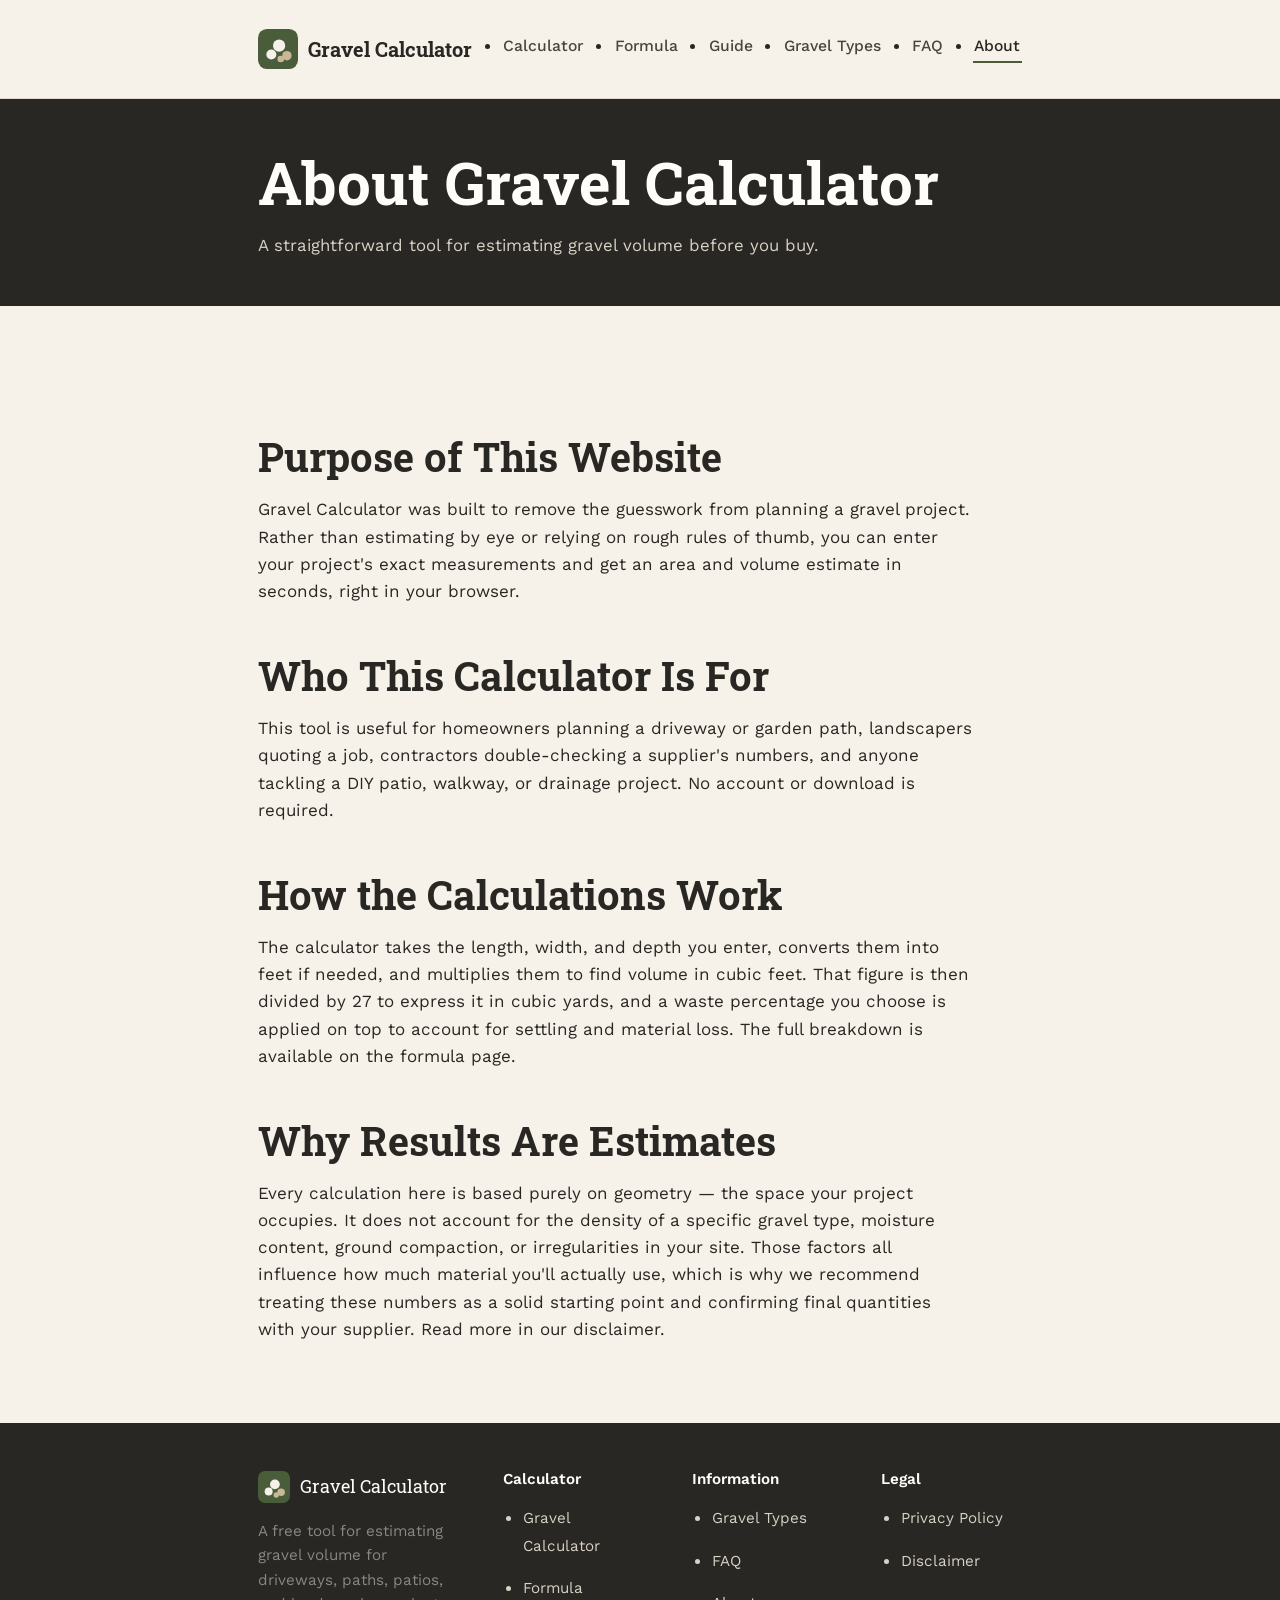
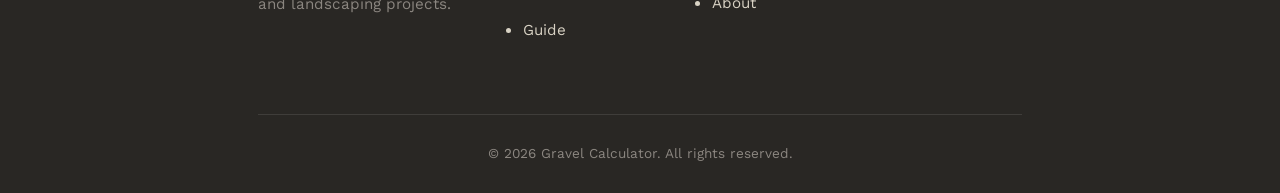
<file: Gravel Calculator/about.html>
<!DOCTYPE html>
<html lang="en">
<head>
  <meta charset="UTF-8">
  <meta name="viewport" content="width=device-width, initial-scale=1.0">
  <title>About Gravel Calculator</title>
  <meta name="description" content="Learn about the Gravel Calculator tool, who it's built for, how the calculations work, and why results are estimates.">
  <meta name="robots" content="index, follow">
  <link rel="canonical" href="https://YOURDOMAIN.com/about.html">
  <link rel="icon" type="image/svg+xml" href="assets/favicon.svg">
  <link rel="icon" type="image/png" href="assets/favicon.png">
  <meta property="og:type" content="website">
  <meta property="og:title" content="About Gravel Calculator">
  <meta property="og:description" content="Learn about the Gravel Calculator tool, who it's built for, and how the calculations work.">
  <meta property="og:url" content="https://YOURDOMAIN.com/about.html">
  <link rel="preconnect" href="https://fonts.googleapis.com">
  <link href="https://fonts.googleapis.com/css2?family=Roboto+Slab:wght@400;700&family=Work+Sans:wght@400;500;600;700&display=swap" rel="stylesheet">
  <link rel="stylesheet" href="style.css">
</head>
<body class="prose-page">
  <a class="skip-link" href="#main">Skip to content</a>

  <header class="site-header">
    <div class="container">
      <a class="brand" href="index.html">
        <img src="assets/logo.svg" alt="" width="40" height="40">
        Gravel Calculator
      </a>
      <button class="nav-toggle" type="button" aria-expanded="false" aria-controls="main-nav" aria-label="Toggle navigation menu">
        <svg viewBox="0 0 24 24" fill="none" stroke="currentColor" stroke-width="2" stroke-linecap="round"><line x1="3" y1="6" x2="21" y2="6"/><line x1="3" y1="12" x2="21" y2="12"/><line x1="3" y1="18" x2="21" y2="18"/></svg>
      </button>
      <nav class="main-nav" id="main-nav" aria-label="Primary">
        <ul>
          <li><a href="index.html#calculator">Calculator</a></li>
          <li><a href="gravel-formula.html">Formula</a></li>
          <li><a href="gravel-guide.html">Guide</a></li>
          <li><a href="gravel-types.html">Gravel Types</a></li>
          <li><a href="faq.html">FAQ</a></li>
          <li><a href="about.html" aria-current="page">About</a></li>
        </ul>
      </nav>
    </div>
  </header>

  <main id="main">
    <section class="page-intro">
      <div class="container">
        <h1>About Gravel Calculator</h1>
        <p>A straightforward tool for estimating gravel volume before you buy.</p>
      </div>
    </section>

    <section class="section">
      <div class="container">
        <h2>Purpose of This Website</h2>
        <p>Gravel Calculator was built to remove the guesswork from planning a gravel project. Rather than estimating by eye or relying on rough rules of thumb, you can enter your project's exact measurements and get an area and volume estimate in seconds, right in your browser.</p>

        <h2>Who This Calculator Is For</h2>
        <p>This tool is useful for homeowners planning a driveway or garden path, landscapers quoting a job, contractors double-checking a supplier's numbers, and anyone tackling a DIY patio, walkway, or drainage project. No account or download is required.</p>

        <h2>How the Calculations Work</h2>
        <p>The calculator takes the length, width, and depth you enter, converts them into feet if needed, and multiplies them to find volume in cubic feet. That figure is then divided by 27 to express it in cubic yards, and a waste percentage you choose is applied on top to account for settling and material loss. The full breakdown is available on the <a href="gravel-formula.html">formula page</a>.</p>

        <h2>Why Results Are Estimates</h2>
        <p>Every calculation here is based purely on geometry — the space your project occupies. It does not account for the density of a specific gravel type, moisture content, ground compaction, or irregularities in your site. Those factors all influence how much material you'll actually use, which is why we recommend treating these numbers as a solid starting point and confirming final quantities with your supplier. Read more in our <a href="disclaimer.html">disclaimer</a>.</p>
      </div>
    </section>
  </main>

  <footer class="site-footer">
    <div class="container">
      <div class="footer-grid">
        <div>
          <a class="footer-brand" href="index.html">
            <img src="assets/logo.svg" alt="" width="32" height="32">
            Gravel Calculator
          </a>
          <p class="footer-desc">A free tool for estimating gravel volume for driveways, paths, patios, and landscaping projects.</p>
        </div>
        <div class="footer-col">
          <h4>Calculator</h4>
          <ul>
            <li><a href="index.html#calculator">Gravel Calculator</a></li>
            <li><a href="gravel-formula.html">Formula</a></li>
            <li><a href="gravel-guide.html">Guide</a></li>
          </ul>
        </div>
        <div class="footer-col">
          <h4>Information</h4>
          <ul>
            <li><a href="gravel-types.html">Gravel Types</a></li>
            <li><a href="faq.html">FAQ</a></li>
            <li><a href="about.html">About</a></li>
          </ul>
        </div>
        <div class="footer-col">
          <h4>Legal</h4>
          <ul>
            <li><a href="privacy.html">Privacy Policy</a></li>
            <li><a href="disclaimer.html">Disclaimer</a></li>
          </ul>
        </div>
      </div>
      <div class="footer-bottom">
        &copy; <span id="current-year">2026</span> Gravel Calculator. All rights reserved.
      </div>
    </div>
  </footer>

  <script src="script.js"></script>
</body>
</html>
</file>
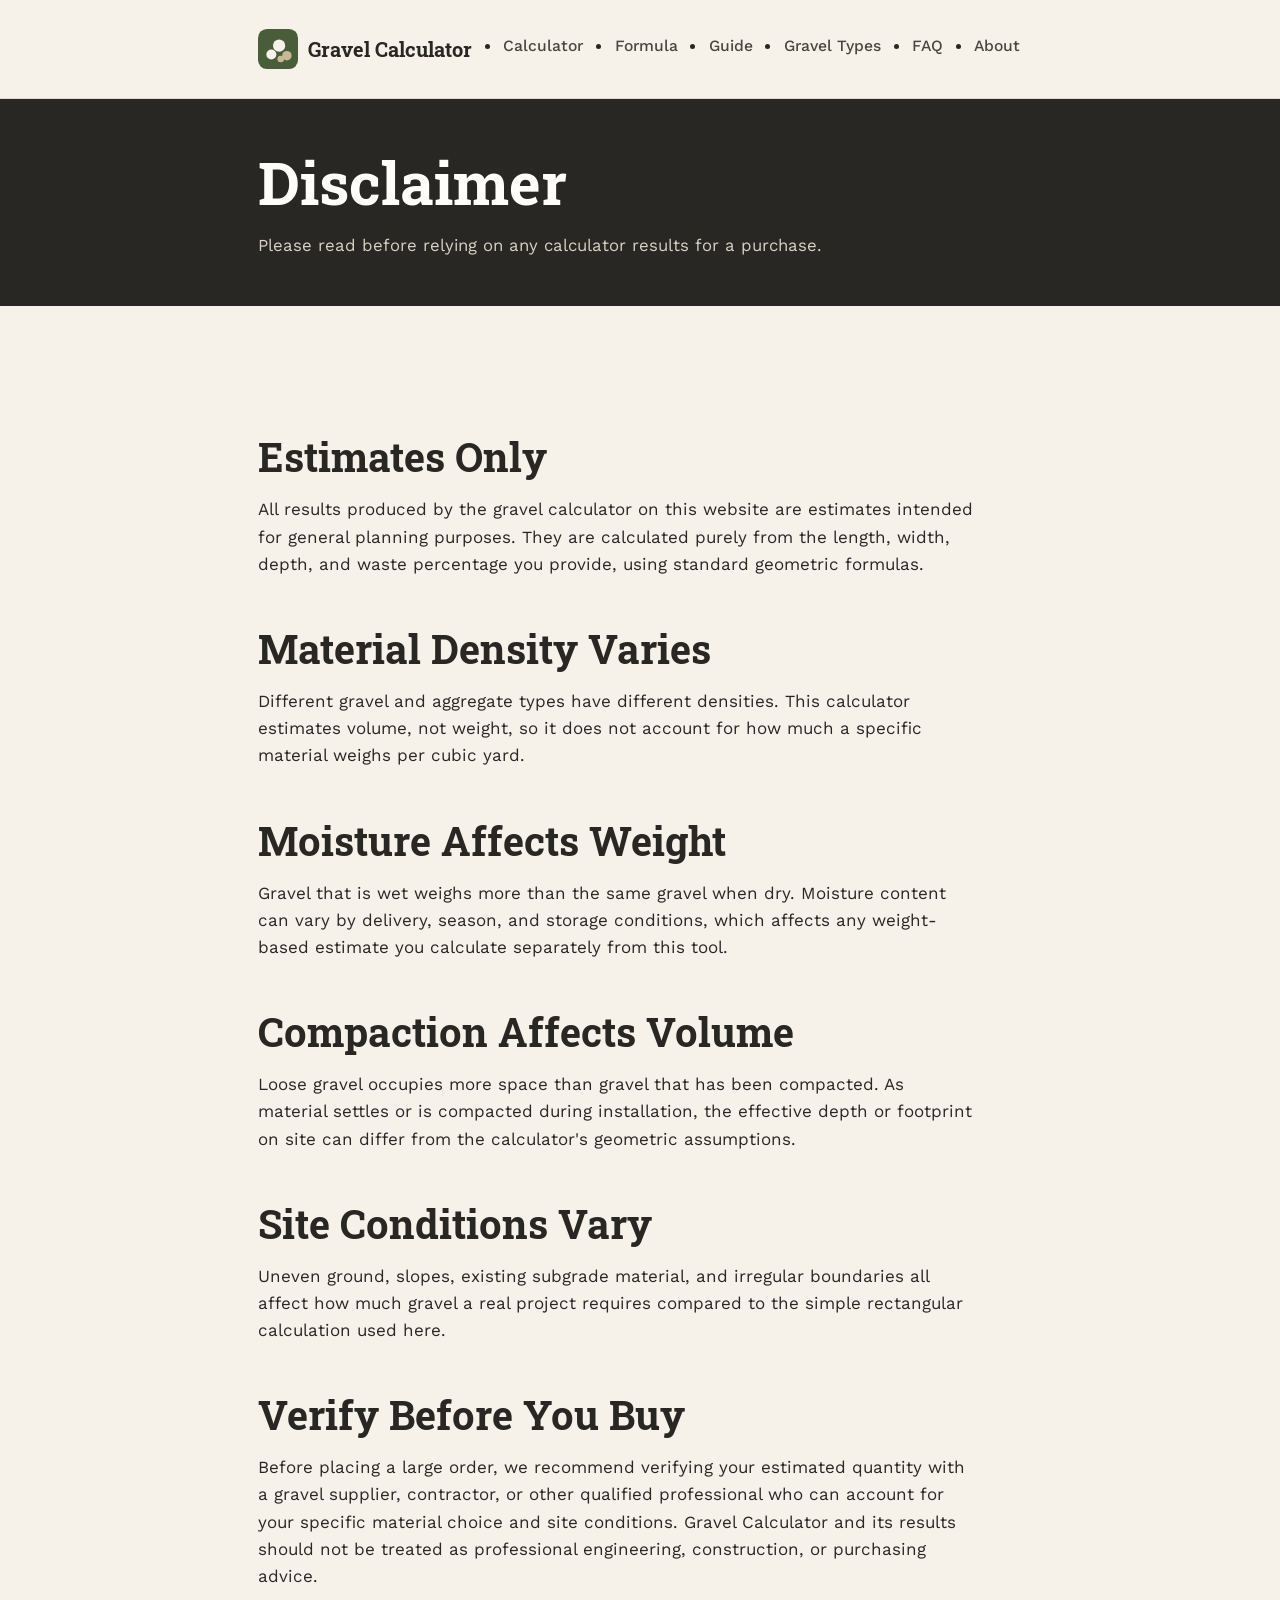
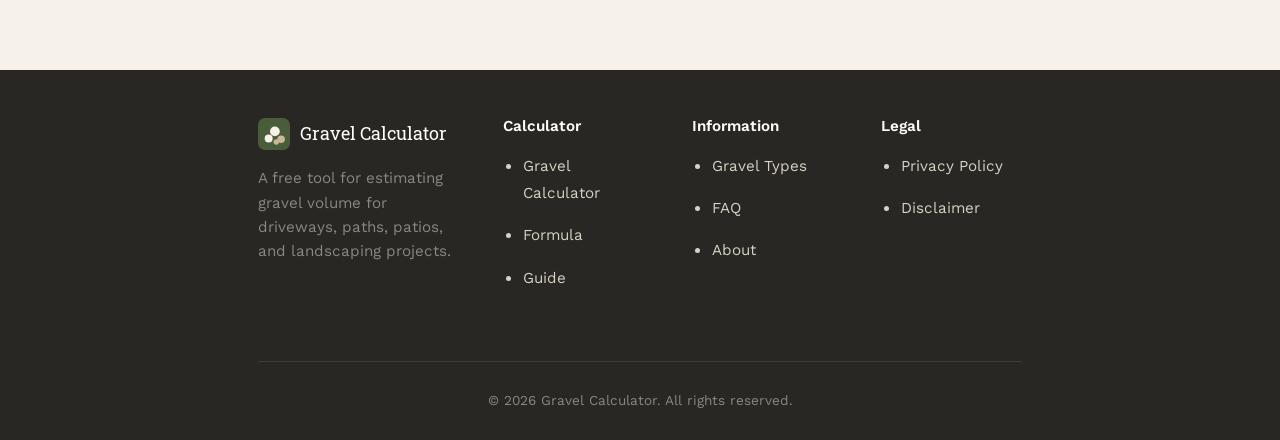
<file: Gravel Calculator/disclaimer.html>
<!DOCTYPE html>
<html lang="en">
<head>
  <meta charset="UTF-8">
  <meta name="viewport" content="width=device-width, initial-scale=1.0">
  <title>Disclaimer — Gravel Calculator</title>
  <meta name="description" content="Disclaimer explaining that Gravel Calculator results are estimates and that actual gravel quantities vary by material, moisture, compaction, and site conditions.">
  <meta name="robots" content="index, follow">
  <link rel="canonical" href="https://YOURDOMAIN.com/disclaimer.html">
  <link rel="icon" type="image/svg+xml" href="assets/favicon.svg">
  <link rel="icon" type="image/png" href="assets/favicon.png">
  <meta property="og:type" content="website">
  <meta property="og:title" content="Disclaimer — Gravel Calculator">
  <meta property="og:description" content="Gravel Calculator results are estimates only. Read the full disclaimer.">
  <meta property="og:url" content="https://YOURDOMAIN.com/disclaimer.html">
  <link rel="preconnect" href="https://fonts.googleapis.com">
  <link href="https://fonts.googleapis.com/css2?family=Roboto+Slab:wght@400;700&family=Work+Sans:wght@400;500;600;700&display=swap" rel="stylesheet">
  <link rel="stylesheet" href="style.css">
</head>
<body class="prose-page">
  <a class="skip-link" href="#main">Skip to content</a>

  <header class="site-header">
    <div class="container">
      <a class="brand" href="index.html">
        <img src="assets/logo.svg" alt="" width="40" height="40">
        Gravel Calculator
      </a>
      <button class="nav-toggle" type="button" aria-expanded="false" aria-controls="main-nav" aria-label="Toggle navigation menu">
        <svg viewBox="0 0 24 24" fill="none" stroke="currentColor" stroke-width="2" stroke-linecap="round"><line x1="3" y1="6" x2="21" y2="6"/><line x1="3" y1="12" x2="21" y2="12"/><line x1="3" y1="18" x2="21" y2="18"/></svg>
      </button>
      <nav class="main-nav" id="main-nav" aria-label="Primary">
        <ul>
          <li><a href="index.html#calculator">Calculator</a></li>
          <li><a href="gravel-formula.html">Formula</a></li>
          <li><a href="gravel-guide.html">Guide</a></li>
          <li><a href="gravel-types.html">Gravel Types</a></li>
          <li><a href="faq.html">FAQ</a></li>
          <li><a href="about.html">About</a></li>
        </ul>
      </nav>
    </div>
  </header>

  <main id="main">
    <section class="page-intro">
      <div class="container">
        <h1>Disclaimer</h1>
        <p>Please read before relying on any calculator results for a purchase.</p>
      </div>
    </section>

    <section class="section">
      <div class="container">
        <h2>Estimates Only</h2>
        <p>All results produced by the gravel calculator on this website are estimates intended for general planning purposes. They are calculated purely from the length, width, depth, and waste percentage you provide, using standard geometric formulas.</p>

        <h2>Material Density Varies</h2>
        <p>Different gravel and aggregate types have different densities. This calculator estimates volume, not weight, so it does not account for how much a specific material weighs per cubic yard.</p>

        <h2>Moisture Affects Weight</h2>
        <p>Gravel that is wet weighs more than the same gravel when dry. Moisture content can vary by delivery, season, and storage conditions, which affects any weight-based estimate you calculate separately from this tool.</p>

        <h2>Compaction Affects Volume</h2>
        <p>Loose gravel occupies more space than gravel that has been compacted. As material settles or is compacted during installation, the effective depth or footprint on site can differ from the calculator's geometric assumptions.</p>

        <h2>Site Conditions Vary</h2>
        <p>Uneven ground, slopes, existing subgrade material, and irregular boundaries all affect how much gravel a real project requires compared to the simple rectangular calculation used here.</p>

        <h2>Verify Before You Buy</h2>
        <p>Before placing a large order, we recommend verifying your estimated quantity with a gravel supplier, contractor, or other qualified professional who can account for your specific material choice and site conditions. Gravel Calculator and its results should not be treated as professional engineering, construction, or purchasing advice.</p>
      </div>
    </section>
  </main>

  <footer class="site-footer">
    <div class="container">
      <div class="footer-grid">
        <div>
          <a class="footer-brand" href="index.html">
            <img src="assets/logo.svg" alt="" width="32" height="32">
            Gravel Calculator
          </a>
          <p class="footer-desc">A free tool for estimating gravel volume for driveways, paths, patios, and landscaping projects.</p>
        </div>
        <div class="footer-col">
          <h4>Calculator</h4>
          <ul>
            <li><a href="index.html#calculator">Gravel Calculator</a></li>
            <li><a href="gravel-formula.html">Formula</a></li>
            <li><a href="gravel-guide.html">Guide</a></li>
          </ul>
        </div>
        <div class="footer-col">
          <h4>Information</h4>
          <ul>
            <li><a href="gravel-types.html">Gravel Types</a></li>
            <li><a href="faq.html">FAQ</a></li>
            <li><a href="about.html">About</a></li>
          </ul>
        </div>
        <div class="footer-col">
          <h4>Legal</h4>
          <ul>
            <li><a href="privacy.html">Privacy Policy</a></li>
            <li><a href="disclaimer.html">Disclaimer</a></li>
          </ul>
        </div>
      </div>
      <div class="footer-bottom">
        &copy; <span id="current-year">2026</span> Gravel Calculator. All rights reserved.
      </div>
    </div>
  </footer>

  <script src="script.js"></script>
</body>
</html>
</file>
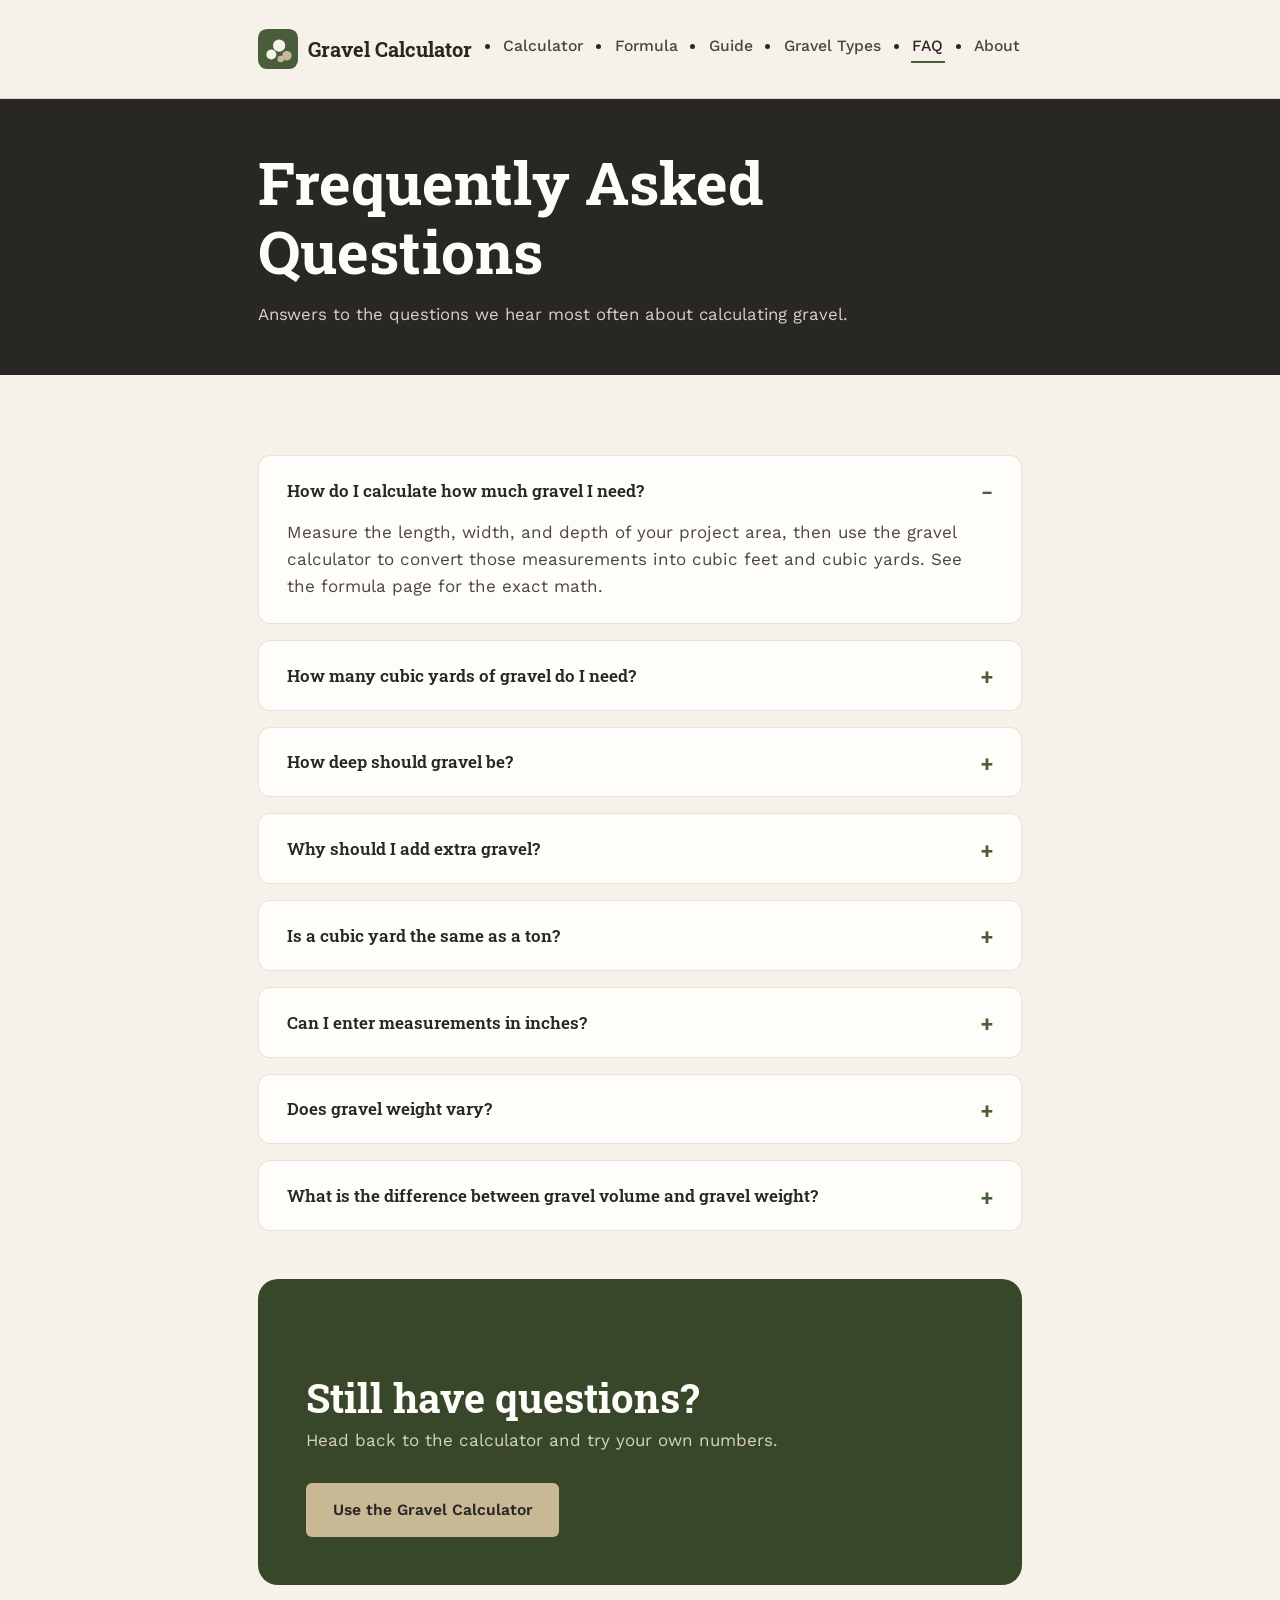
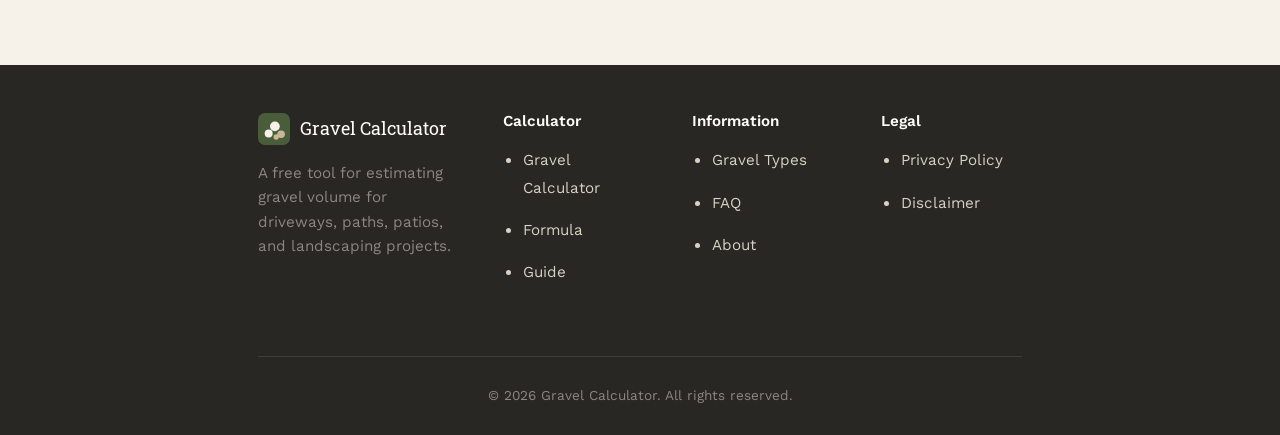
<file: Gravel Calculator/faq.html>
<!DOCTYPE html>
<html lang="en">
<head>
  <meta charset="UTF-8">
  <meta name="viewport" content="width=device-width, initial-scale=1.0">
  <title>Gravel Calculator FAQ — Common Questions Answered</title>
  <meta name="description" content="Answers to common questions about calculating gravel volume, cubic yards, depth, weight, and waste allowance.">
  <meta name="robots" content="index, follow">
  <link rel="canonical" href="https://YOURDOMAIN.com/faq.html">
  <link rel="icon" type="image/svg+xml" href="assets/favicon.svg">
  <link rel="icon" type="image/png" href="assets/favicon.png">
  <meta property="og:type" content="website">
  <meta property="og:title" content="Gravel Calculator FAQ — Common Questions Answered">
  <meta property="og:description" content="Answers to common questions about calculating gravel volume, cubic yards, depth, weight, and waste allowance.">
  <meta property="og:url" content="https://YOURDOMAIN.com/faq.html">
  <link rel="preconnect" href="https://fonts.googleapis.com">
  <link href="https://fonts.googleapis.com/css2?family=Roboto+Slab:wght@400;700&family=Work+Sans:wght@400;500;600;700&display=swap" rel="stylesheet">
  <link rel="stylesheet" href="style.css">
</head>
<body class="prose-page">
  <a class="skip-link" href="#main">Skip to content</a>

  <header class="site-header">
    <div class="container">
      <a class="brand" href="index.html">
        <img src="assets/logo.svg" alt="" width="40" height="40">
        Gravel Calculator
      </a>
      <button class="nav-toggle" type="button" aria-expanded="false" aria-controls="main-nav" aria-label="Toggle navigation menu">
        <svg viewBox="0 0 24 24" fill="none" stroke="currentColor" stroke-width="2" stroke-linecap="round"><line x1="3" y1="6" x2="21" y2="6"/><line x1="3" y1="12" x2="21" y2="12"/><line x1="3" y1="18" x2="21" y2="18"/></svg>
      </button>
      <nav class="main-nav" id="main-nav" aria-label="Primary">
        <ul>
          <li><a href="index.html#calculator">Calculator</a></li>
          <li><a href="gravel-formula.html">Formula</a></li>
          <li><a href="gravel-guide.html">Guide</a></li>
          <li><a href="gravel-types.html">Gravel Types</a></li>
          <li><a href="faq.html" aria-current="page">FAQ</a></li>
          <li><a href="about.html">About</a></li>
        </ul>
      </nav>
    </div>
  </header>

  <main id="main">
    <section class="page-intro">
      <div class="container">
        <h1>Frequently Asked Questions</h1>
        <p>Answers to the questions we hear most often about calculating gravel.</p>
      </div>
    </section>

    <section class="section">
      <div class="container">
        <div class="faq-list">
          <details class="faq-item" open>
            <summary>How do I calculate how much gravel I need?</summary>
            <p>Measure the length, width, and depth of your project area, then use the <a href="index.html#calculator">gravel calculator</a> to convert those measurements into cubic feet and cubic yards. See the <a href="gravel-formula.html">formula page</a> for the exact math.</p>
          </details>
          <details class="faq-item">
            <summary>How many cubic yards of gravel do I need?</summary>
            <p>Multiply length, width, and depth in feet to get cubic feet, then divide by 27 to get cubic yards. The calculator performs this conversion automatically once you enter your measurements.</p>
          </details>
          <details class="faq-item">
            <summary>How deep should gravel be?</summary>
            <p>Depth depends on the project. Decorative or top-dressing layers are typically shallower, while structural base layers under driveways or patios are usually deeper. Check guidance for your specific project type or ask a local supplier.</p>
          </details>
          <details class="faq-item">
            <summary>Why should I add extra gravel?</summary>
            <p>Gravel settles over time, some material is lost during spreading, and irregular edges rarely match a perfect rectangle. Adding a waste percentage — commonly 5% to 20% — helps avoid running short.</p>
          </details>
          <details class="faq-item">
            <summary>Is a cubic yard the same as a ton?</summary>
            <p>No. A cubic yard is a measure of volume, while a ton is a measure of weight. The relationship between the two depends on the density of the specific gravel, which varies by material and moisture content.</p>
          </details>
          <details class="faq-item">
            <summary>Can I enter measurements in inches?</summary>
            <p>Yes. The calculator supports feet, meters, inches, and centimeters. Select your preferred unit from the dropdown before calculating.</p>
          </details>
          <details class="faq-item">
            <summary>Does gravel weight vary?</summary>
            <p>Yes. Weight depends on the type of stone, how tightly it's packed, and how much moisture it holds. The same volume of two different gravel types can weigh noticeably different amounts.</p>
          </details>
          <details class="faq-item">
            <summary>What is the difference between gravel volume and gravel weight?</summary>
            <p>Volume describes the space the gravel occupies, measured in cubic feet or cubic yards. Weight describes how heavy that gravel is, measured in pounds or tons. This calculator estimates volume; for weight, you'll need the density of your chosen material.</p>
          </details>
        </div>

        <div class="cta-banner" style="margin-top:3rem;">
          <div>
            <h2>Still have questions?</h2>
            <p>Head back to the calculator and try your own numbers.</p>
          </div>
          <a class="btn btn-primary" href="index.html#calculator">Use the Gravel Calculator</a>
        </div>
      </div>
    </section>
  </main>

  <footer class="site-footer">
    <div class="container">
      <div class="footer-grid">
        <div>
          <a class="footer-brand" href="index.html">
            <img src="assets/logo.svg" alt="" width="32" height="32">
            Gravel Calculator
          </a>
          <p class="footer-desc">A free tool for estimating gravel volume for driveways, paths, patios, and landscaping projects.</p>
        </div>
        <div class="footer-col">
          <h4>Calculator</h4>
          <ul>
            <li><a href="index.html#calculator">Gravel Calculator</a></li>
            <li><a href="gravel-formula.html">Formula</a></li>
            <li><a href="gravel-guide.html">Guide</a></li>
          </ul>
        </div>
        <div class="footer-col">
          <h4>Information</h4>
          <ul>
            <li><a href="gravel-types.html">Gravel Types</a></li>
            <li><a href="faq.html">FAQ</a></li>
            <li><a href="about.html">About</a></li>
          </ul>
        </div>
        <div class="footer-col">
          <h4>Legal</h4>
          <ul>
            <li><a href="privacy.html">Privacy Policy</a></li>
            <li><a href="disclaimer.html">Disclaimer</a></li>
          </ul>
        </div>
      </div>
      <div class="footer-bottom">
        &copy; <span id="current-year">2026</span> Gravel Calculator. All rights reserved.
      </div>
    </div>
  </footer>

  <script src="script.js"></script>
</body>
</html>
</file>
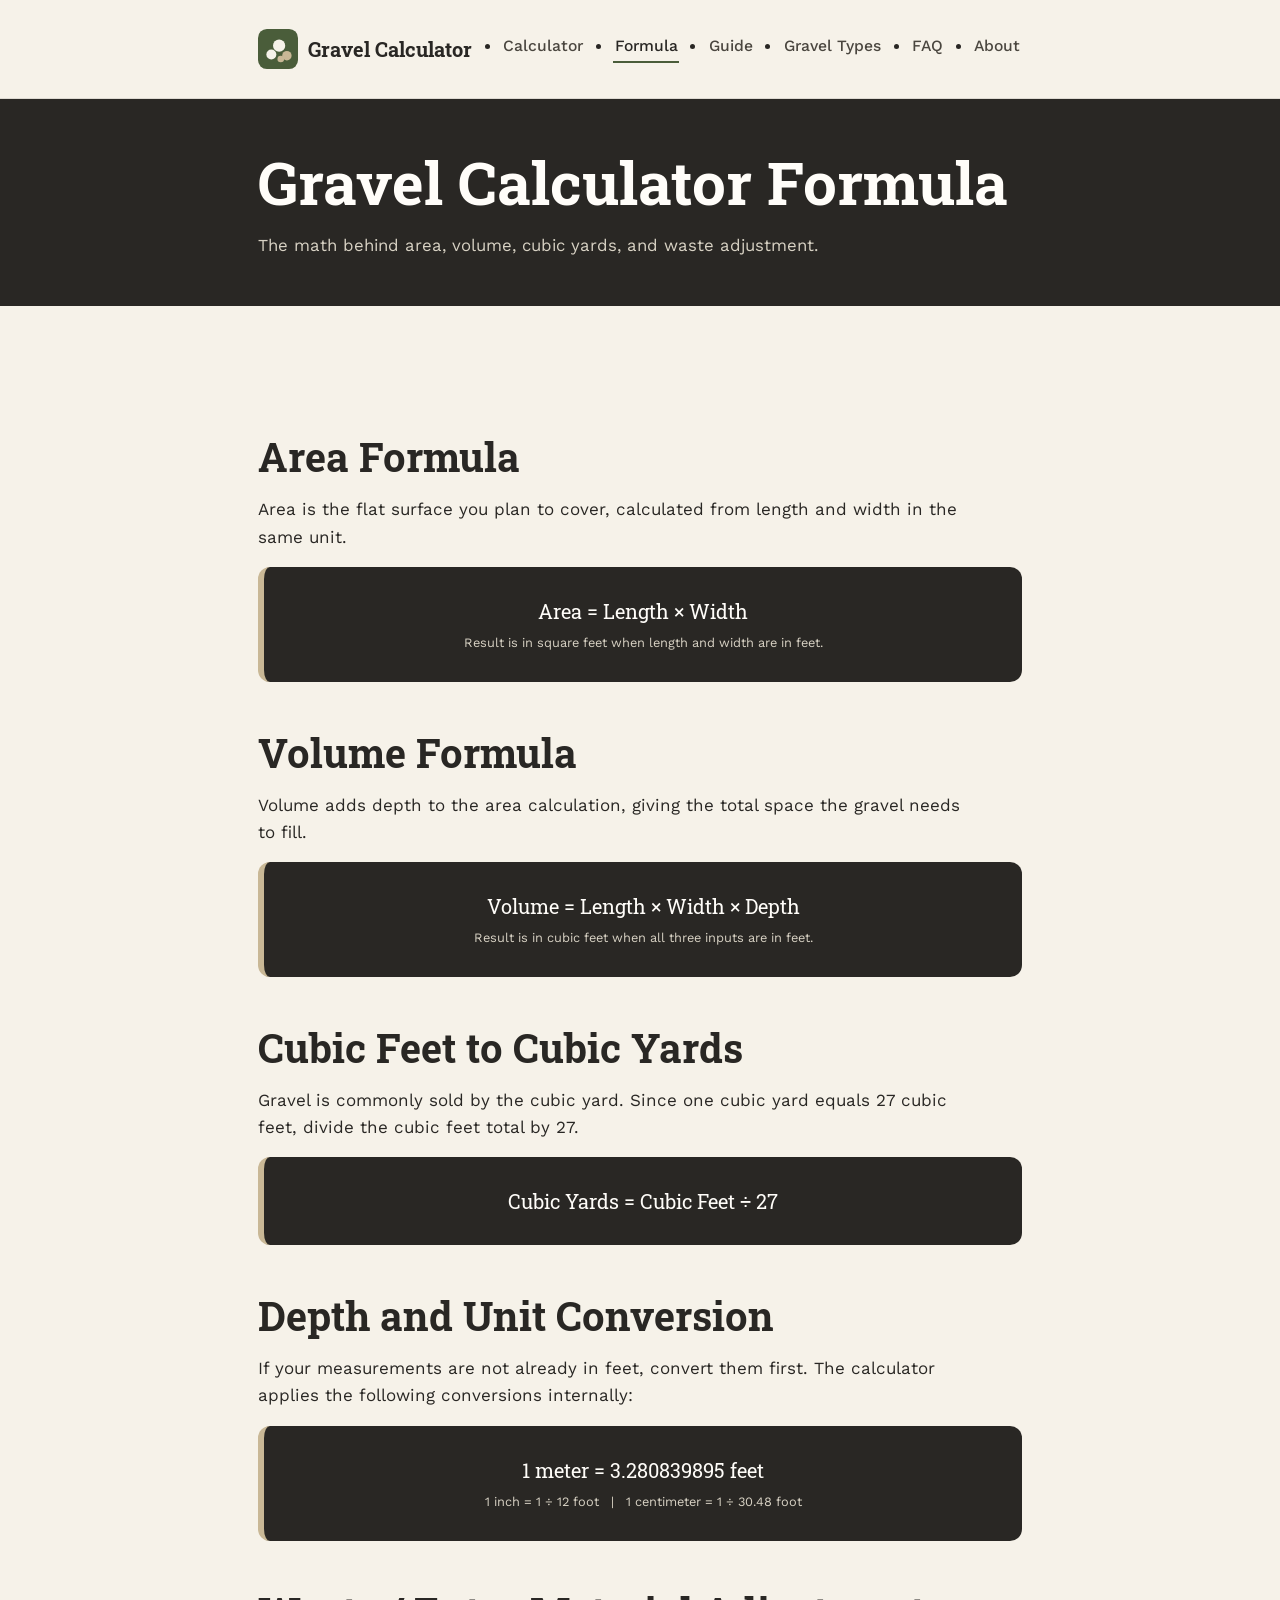
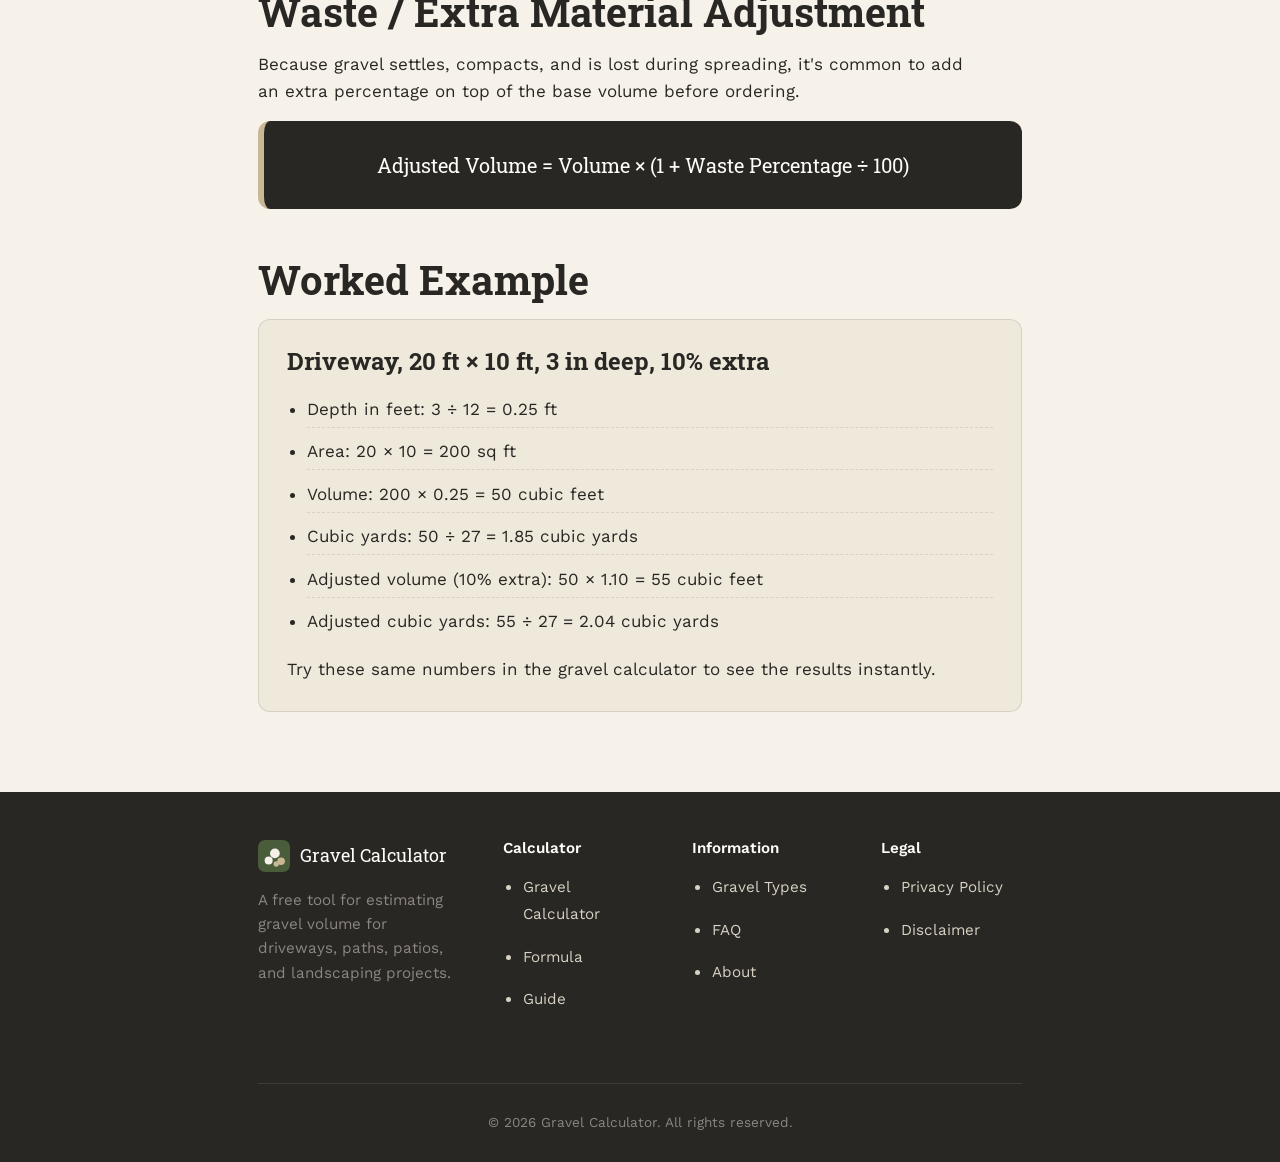
<file: Gravel Calculator/gravel-formula.html>
<!DOCTYPE html>
<html lang="en">
<head>
  <meta charset="UTF-8">
  <meta name="viewport" content="width=device-width, initial-scale=1.0">
  <title>Gravel Calculator Formula — Volume and Cubic Yards</title>
  <meta name="description" content="See the exact formulas used to calculate gravel area, volume, cubic yards, and waste adjustment, with a worked example.">
  <meta name="robots" content="index, follow">
  <link rel="canonical" href="https://YOURDOMAIN.com/gravel-formula.html">
  <link rel="icon" type="image/svg+xml" href="assets/favicon.svg">
  <link rel="icon" type="image/png" href="assets/favicon.png">
  <meta property="og:type" content="article">
  <meta property="og:title" content="Gravel Calculator Formula — Volume and Cubic Yards">
  <meta property="og:description" content="The exact formulas behind the gravel calculator, including a worked example.">
  <meta property="og:url" content="https://YOURDOMAIN.com/gravel-formula.html">
  <link rel="preconnect" href="https://fonts.googleapis.com">
  <link href="https://fonts.googleapis.com/css2?family=Roboto+Slab:wght@400;700&family=Work+Sans:wght@400;500;600;700&display=swap" rel="stylesheet">
  <link rel="stylesheet" href="style.css">
</head>
<body class="prose-page">
  <a class="skip-link" href="#main">Skip to content</a>

  <header class="site-header">
    <div class="container">
      <a class="brand" href="index.html">
        <img src="assets/logo.svg" alt="" width="40" height="40">
        Gravel Calculator
      </a>
      <button class="nav-toggle" type="button" aria-expanded="false" aria-controls="main-nav" aria-label="Toggle navigation menu">
        <svg viewBox="0 0 24 24" fill="none" stroke="currentColor" stroke-width="2" stroke-linecap="round"><line x1="3" y1="6" x2="21" y2="6"/><line x1="3" y1="12" x2="21" y2="12"/><line x1="3" y1="18" x2="21" y2="18"/></svg>
      </button>
      <nav class="main-nav" id="main-nav" aria-label="Primary">
        <ul>
          <li><a href="index.html#calculator">Calculator</a></li>
          <li><a href="gravel-formula.html" aria-current="page">Formula</a></li>
          <li><a href="gravel-guide.html">Guide</a></li>
          <li><a href="gravel-types.html">Gravel Types</a></li>
          <li><a href="faq.html">FAQ</a></li>
          <li><a href="about.html">About</a></li>
        </ul>
      </nav>
    </div>
  </header>

  <main id="main">
    <section class="page-intro">
      <div class="container">
        <h1>Gravel Calculator Formula</h1>
        <p>The math behind area, volume, cubic yards, and waste adjustment.</p>
      </div>
    </section>

    <section class="section">
      <div class="container">
        <h2>Area Formula</h2>
        <p>Area is the flat surface you plan to cover, calculated from length and width in the same unit.</p>
        <div class="formula-box">
          Area = Length &times; Width
          <small>Result is in square feet when length and width are in feet.</small>
        </div>

        <h2>Volume Formula</h2>
        <p>Volume adds depth to the area calculation, giving the total space the gravel needs to fill.</p>
        <div class="formula-box">
          Volume = Length &times; Width &times; Depth
          <small>Result is in cubic feet when all three inputs are in feet.</small>
        </div>

        <h2>Cubic Feet to Cubic Yards</h2>
        <p>Gravel is commonly sold by the cubic yard. Since one cubic yard equals 27 cubic feet, divide the cubic feet total by 27.</p>
        <div class="formula-box">
          Cubic Yards = Cubic Feet &divide; 27
        </div>

        <h2>Depth and Unit Conversion</h2>
        <p>If your measurements are not already in feet, convert them first. The calculator applies the following conversions internally:</p>
        <div class="formula-box">
          1 meter = 3.280839895 feet
          <small>1 inch = 1 &divide; 12 foot &nbsp;&nbsp;|&nbsp;&nbsp; 1 centimeter = 1 &divide; 30.48 foot</small>
        </div>

        <h2>Waste / Extra Material Adjustment</h2>
        <p>Because gravel settles, compacts, and is lost during spreading, it's common to add an extra percentage on top of the base volume before ordering.</p>
        <div class="formula-box">
          Adjusted Volume = Volume &times; (1 + Waste Percentage &divide; 100)
        </div>

        <h2>Worked Example</h2>
        <div class="example-box">
          <h3>Driveway, 20 ft &times; 10 ft, 3 in deep, 10% extra</h3>
          <ul>
            <li>Depth in feet: 3 &divide; 12 = 0.25 ft</li>
            <li>Area: 20 &times; 10 = 200 sq ft</li>
            <li>Volume: 200 &times; 0.25 = 50 cubic feet</li>
            <li>Cubic yards: 50 &divide; 27 = 1.85 cubic yards</li>
            <li>Adjusted volume (10% extra): 50 &times; 1.10 = 55 cubic feet</li>
            <li>Adjusted cubic yards: 55 &divide; 27 = 2.04 cubic yards</li>
          </ul>
          <p>Try these same numbers in the <a href="index.html#calculator">gravel calculator</a> to see the results instantly.</p>
        </div>
      </div>
    </section>
  </main>

  <footer class="site-footer">
    <div class="container">
      <div class="footer-grid">
        <div>
          <a class="footer-brand" href="index.html">
            <img src="assets/logo.svg" alt="" width="32" height="32">
            Gravel Calculator
          </a>
          <p class="footer-desc">A free tool for estimating gravel volume for driveways, paths, patios, and landscaping projects.</p>
        </div>
        <div class="footer-col">
          <h4>Calculator</h4>
          <ul>
            <li><a href="index.html#calculator">Gravel Calculator</a></li>
            <li><a href="gravel-formula.html">Formula</a></li>
            <li><a href="gravel-guide.html">Guide</a></li>
          </ul>
        </div>
        <div class="footer-col">
          <h4>Information</h4>
          <ul>
            <li><a href="gravel-types.html">Gravel Types</a></li>
            <li><a href="faq.html">FAQ</a></li>
            <li><a href="about.html">About</a></li>
          </ul>
        </div>
        <div class="footer-col">
          <h4>Legal</h4>
          <ul>
            <li><a href="privacy.html">Privacy Policy</a></li>
            <li><a href="disclaimer.html">Disclaimer</a></li>
          </ul>
        </div>
      </div>
      <div class="footer-bottom">
        &copy; <span id="current-year">2026</span> Gravel Calculator. All rights reserved.
      </div>
    </div>
  </footer>

  <script src="script.js"></script>
</body>
</html>
</file>
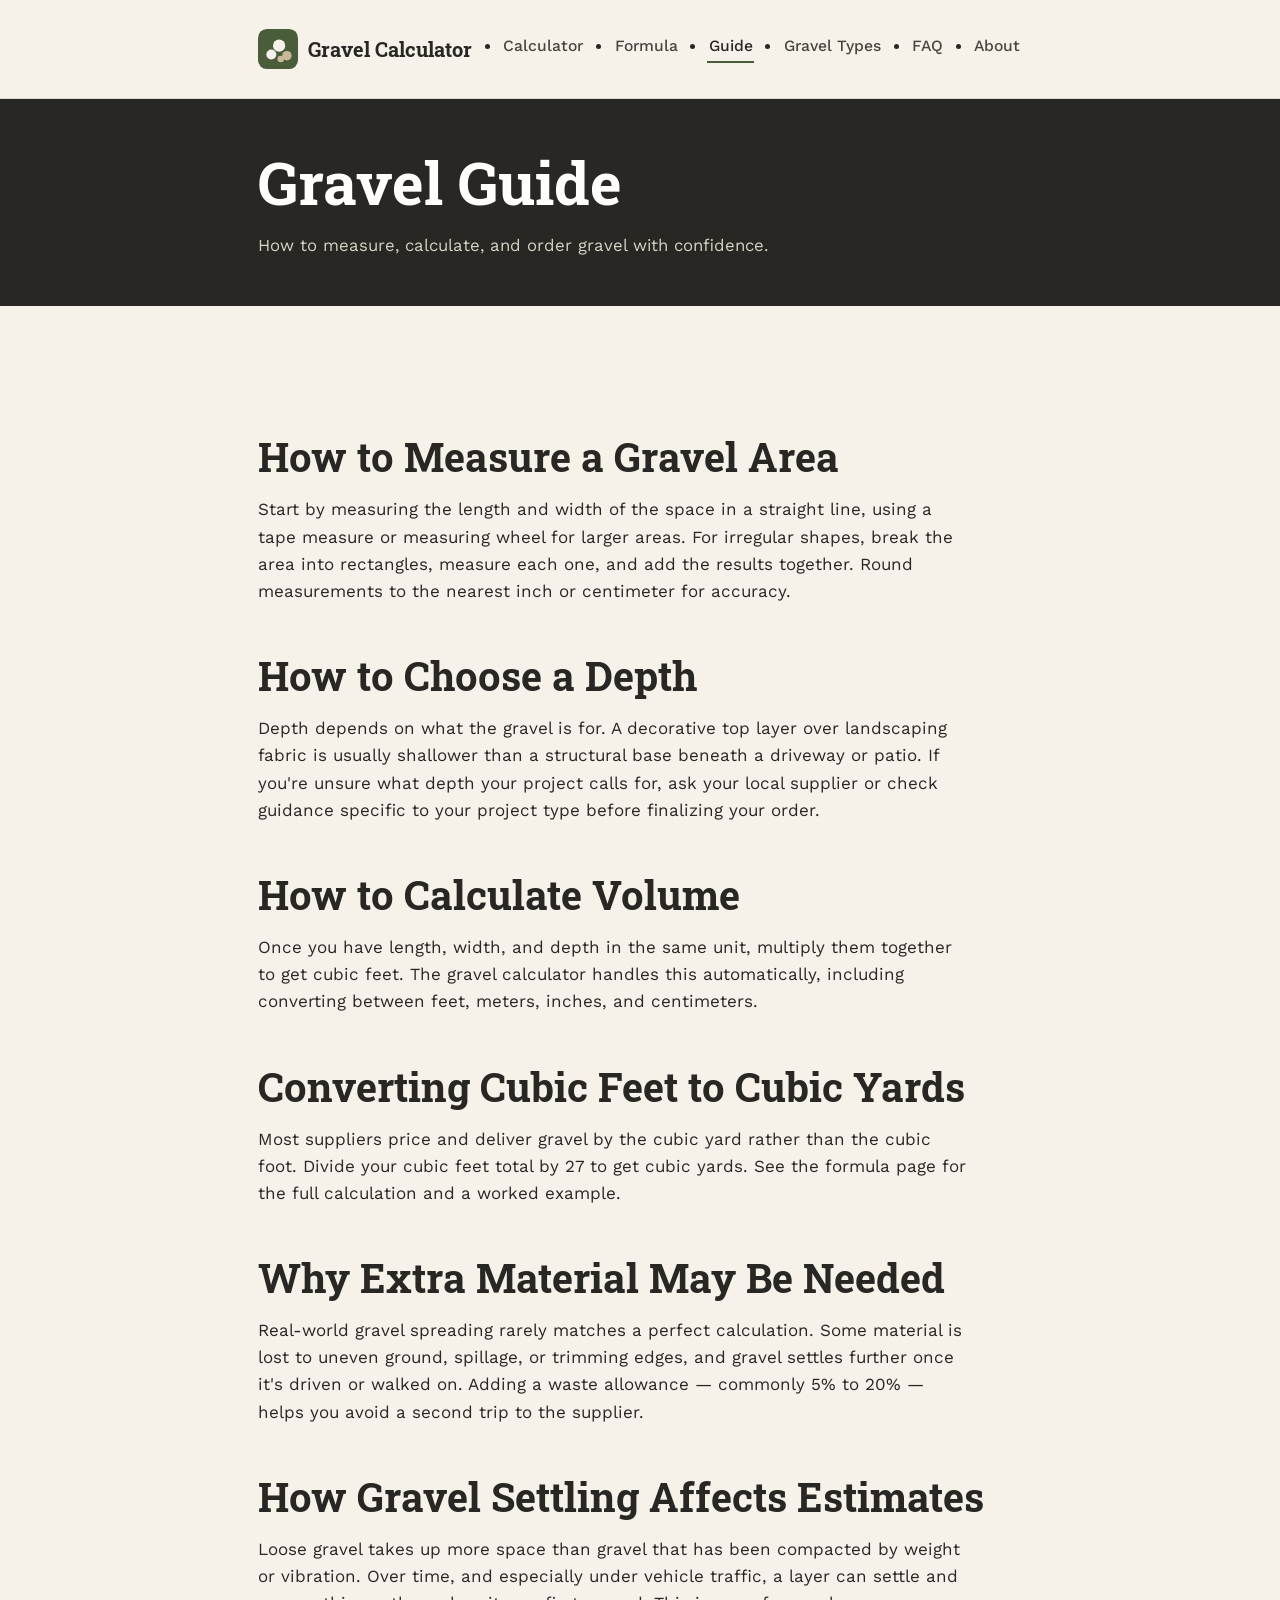
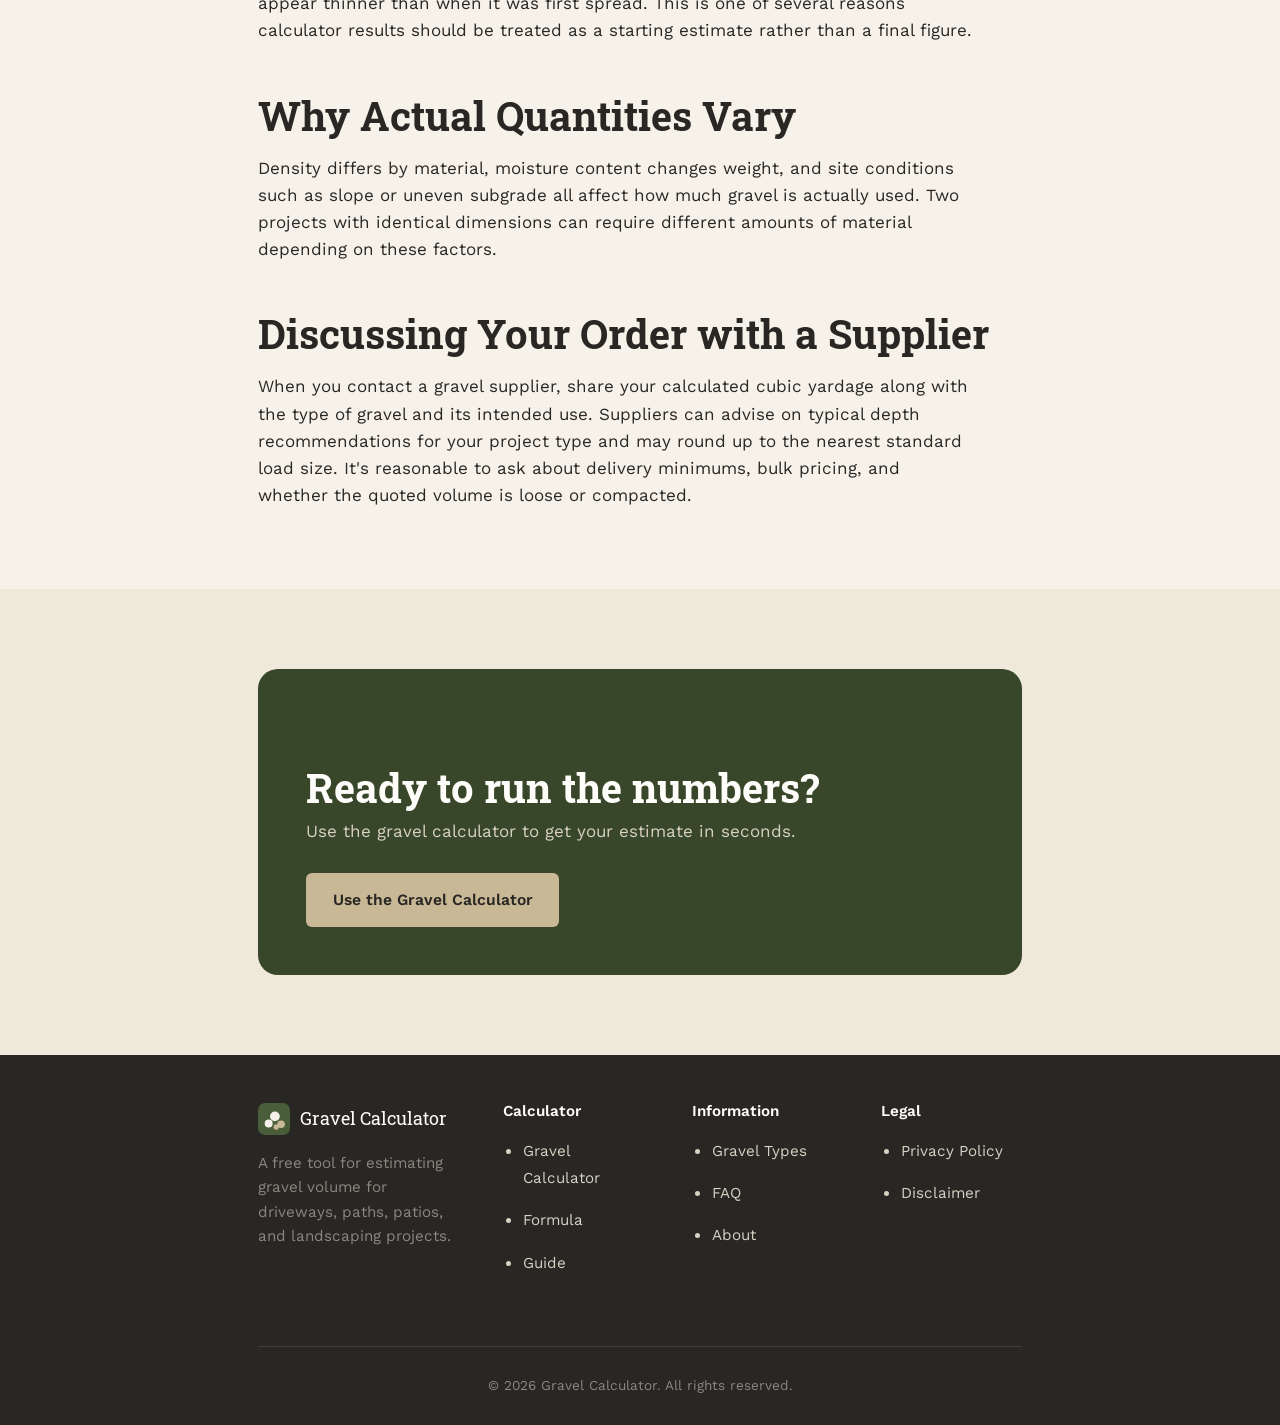
<file: Gravel Calculator/gravel-guide.html>
<!DOCTYPE html>
<html lang="en">
<head>
  <meta charset="UTF-8">
  <meta name="viewport" content="width=device-width, initial-scale=1.0">
  <title>Gravel Guide — How to Measure and Order Gravel</title>
  <meta name="description" content="A practical guide to measuring your gravel area, choosing a depth, calculating volume, and ordering the right amount from a supplier.">
  <meta name="robots" content="index, follow">
  <link rel="canonical" href="https://YOURDOMAIN.com/gravel-guide.html">
  <link rel="icon" type="image/svg+xml" href="assets/favicon.svg">
  <link rel="icon" type="image/png" href="assets/favicon.png">
  <meta property="og:type" content="article">
  <meta property="og:title" content="Gravel Guide — How to Measure and Order Gravel">
  <meta property="og:description" content="A practical guide to measuring, calculating, and ordering gravel for your project.">
  <meta property="og:url" content="https://YOURDOMAIN.com/gravel-guide.html">
  <link rel="preconnect" href="https://fonts.googleapis.com">
  <link href="https://fonts.googleapis.com/css2?family=Roboto+Slab:wght@400;700&family=Work+Sans:wght@400;500;600;700&display=swap" rel="stylesheet">
  <link rel="stylesheet" href="style.css">
</head>
<body class="prose-page">
  <a class="skip-link" href="#main">Skip to content</a>

  <header class="site-header">
    <div class="container">
      <a class="brand" href="index.html">
        <img src="assets/logo.svg" alt="" width="40" height="40">
        Gravel Calculator
      </a>
      <button class="nav-toggle" type="button" aria-expanded="false" aria-controls="main-nav" aria-label="Toggle navigation menu">
        <svg viewBox="0 0 24 24" fill="none" stroke="currentColor" stroke-width="2" stroke-linecap="round"><line x1="3" y1="6" x2="21" y2="6"/><line x1="3" y1="12" x2="21" y2="12"/><line x1="3" y1="18" x2="21" y2="18"/></svg>
      </button>
      <nav class="main-nav" id="main-nav" aria-label="Primary">
        <ul>
          <li><a href="index.html#calculator">Calculator</a></li>
          <li><a href="gravel-formula.html">Formula</a></li>
          <li><a href="gravel-guide.html" aria-current="page">Guide</a></li>
          <li><a href="gravel-types.html">Gravel Types</a></li>
          <li><a href="faq.html">FAQ</a></li>
          <li><a href="about.html">About</a></li>
        </ul>
      </nav>
    </div>
  </header>

  <main id="main">
    <section class="page-intro">
      <div class="container">
        <h1>Gravel Guide</h1>
        <p>How to measure, calculate, and order gravel with confidence.</p>
      </div>
    </section>

    <section class="section">
      <div class="container">
        <h2>How to Measure a Gravel Area</h2>
        <p>Start by measuring the length and width of the space in a straight line, using a tape measure or measuring wheel for larger areas. For irregular shapes, break the area into rectangles, measure each one, and add the results together. Round measurements to the nearest inch or centimeter for accuracy.</p>

        <h2>How to Choose a Depth</h2>
        <p>Depth depends on what the gravel is for. A decorative top layer over landscaping fabric is usually shallower than a structural base beneath a driveway or patio. If you're unsure what depth your project calls for, ask your local supplier or check guidance specific to your project type before finalizing your order.</p>

        <h2>How to Calculate Volume</h2>
        <p>Once you have length, width, and depth in the same unit, multiply them together to get cubic feet. The <a href="index.html#calculator">gravel calculator</a> handles this automatically, including converting between feet, meters, inches, and centimeters.</p>

        <h2>Converting Cubic Feet to Cubic Yards</h2>
        <p>Most suppliers price and deliver gravel by the cubic yard rather than the cubic foot. Divide your cubic feet total by 27 to get cubic yards. See the <a href="gravel-formula.html">formula page</a> for the full calculation and a worked example.</p>

        <h2>Why Extra Material May Be Needed</h2>
        <p>Real-world gravel spreading rarely matches a perfect calculation. Some material is lost to uneven ground, spillage, or trimming edges, and gravel settles further once it's driven or walked on. Adding a waste allowance — commonly 5% to 20% — helps you avoid a second trip to the supplier.</p>

        <h2>How Gravel Settling Affects Estimates</h2>
        <p>Loose gravel takes up more space than gravel that has been compacted by weight or vibration. Over time, and especially under vehicle traffic, a layer can settle and appear thinner than when it was first spread. This is one of several reasons calculator results should be treated as a starting estimate rather than a final figure.</p>

        <h2>Why Actual Quantities Vary</h2>
        <p>Density differs by material, moisture content changes weight, and site conditions such as slope or uneven subgrade all affect how much gravel is actually used. Two projects with identical dimensions can require different amounts of material depending on these factors.</p>

        <h2>Discussing Your Order with a Supplier</h2>
        <p>When you contact a gravel supplier, share your calculated cubic yardage along with the type of gravel and its intended use. Suppliers can advise on typical depth recommendations for your project type and may round up to the nearest standard load size. It's reasonable to ask about delivery minimums, bulk pricing, and whether the quoted volume is loose or compacted.</p>
      </div>
    </section>

    <section class="section section-alt">
      <div class="container">
        <div class="cta-banner">
          <div>
            <h2>Ready to run the numbers?</h2>
            <p>Use the gravel calculator to get your estimate in seconds.</p>
          </div>
          <a class="btn btn-primary" href="index.html#calculator">Use the Gravel Calculator</a>
        </div>
      </div>
    </section>
  </main>

  <footer class="site-footer">
    <div class="container">
      <div class="footer-grid">
        <div>
          <a class="footer-brand" href="index.html">
            <img src="assets/logo.svg" alt="" width="32" height="32">
            Gravel Calculator
          </a>
          <p class="footer-desc">A free tool for estimating gravel volume for driveways, paths, patios, and landscaping projects.</p>
        </div>
        <div class="footer-col">
          <h4>Calculator</h4>
          <ul>
            <li><a href="index.html#calculator">Gravel Calculator</a></li>
            <li><a href="gravel-formula.html">Formula</a></li>
            <li><a href="gravel-guide.html">Guide</a></li>
          </ul>
        </div>
        <div class="footer-col">
          <h4>Information</h4>
          <ul>
            <li><a href="gravel-types.html">Gravel Types</a></li>
            <li><a href="faq.html">FAQ</a></li>
            <li><a href="about.html">About</a></li>
          </ul>
        </div>
        <div class="footer-col">
          <h4>Legal</h4>
          <ul>
            <li><a href="privacy.html">Privacy Policy</a></li>
            <li><a href="disclaimer.html">Disclaimer</a></li>
          </ul>
        </div>
      </div>
      <div class="footer-bottom">
        &copy; <span id="current-year">2026</span> Gravel Calculator. All rights reserved.
      </div>
    </div>
  </footer>

  <script src="script.js"></script>
</body>
</html>
</file>
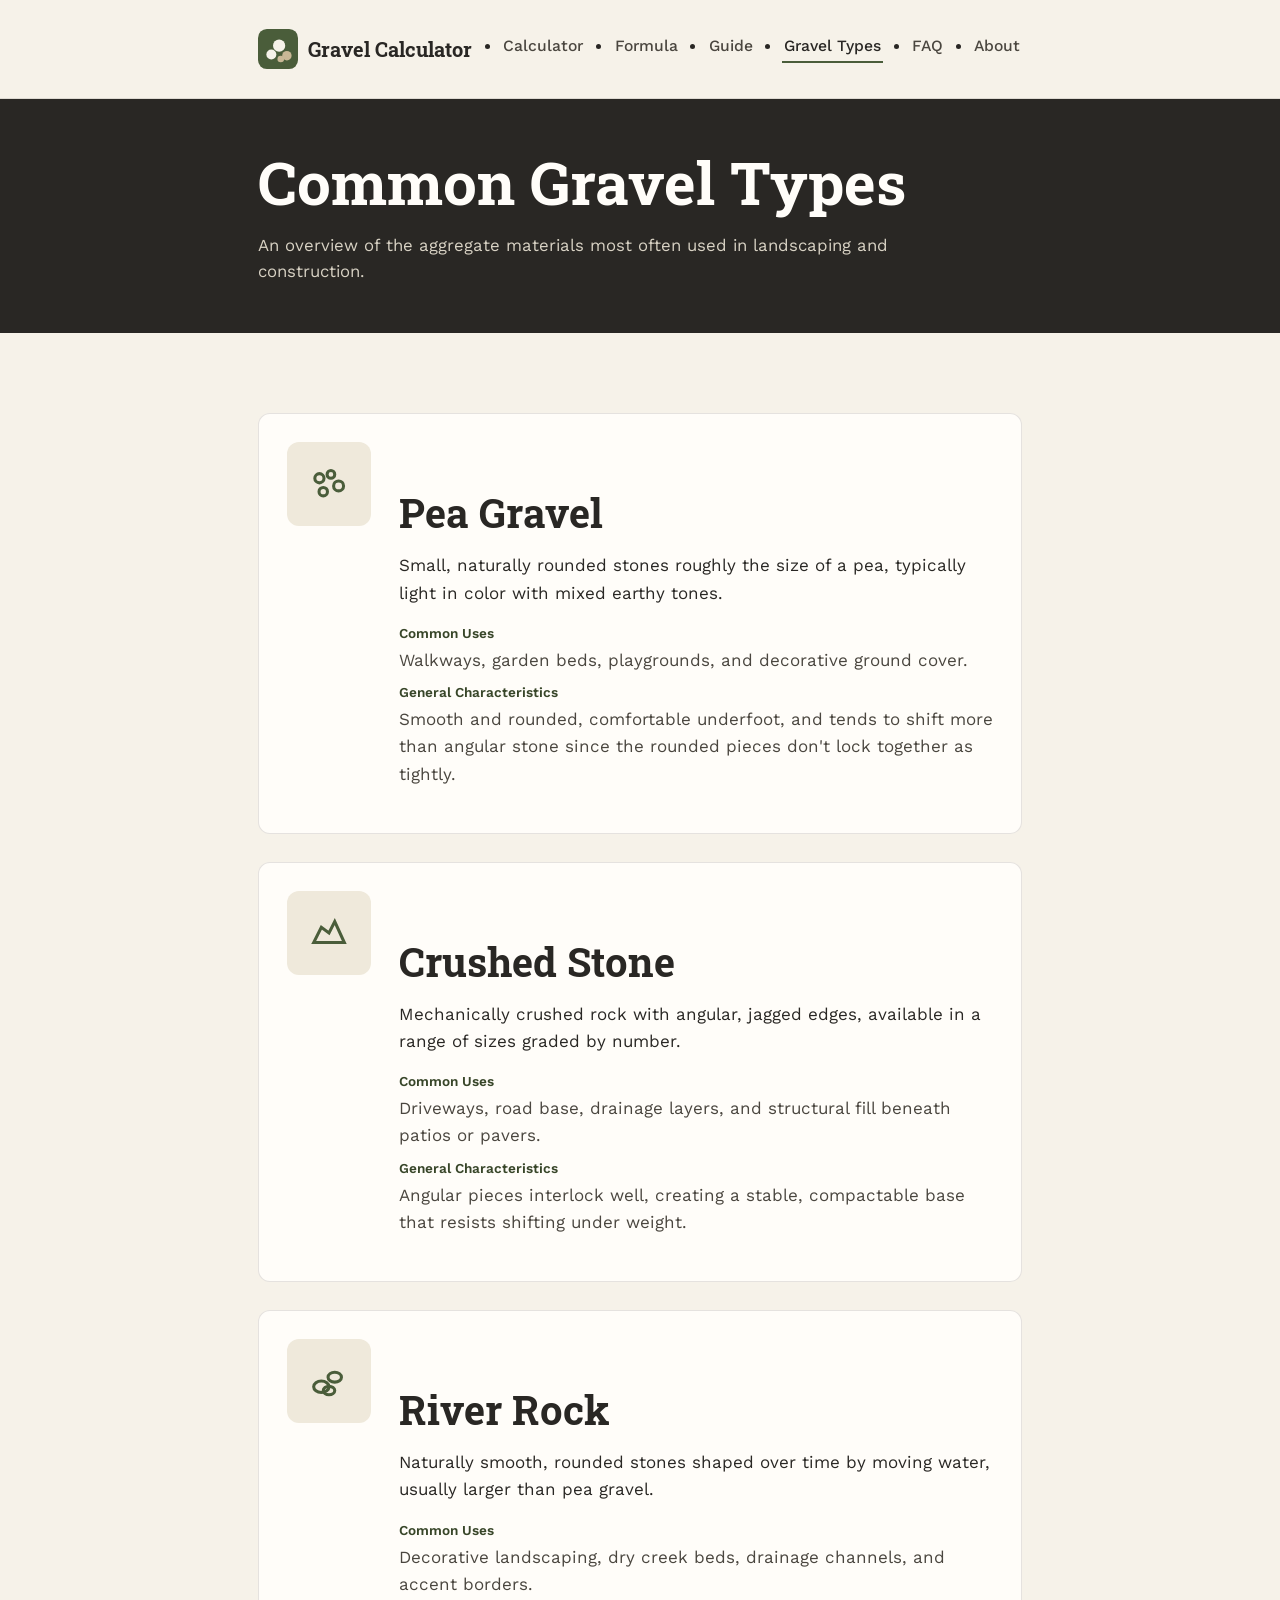
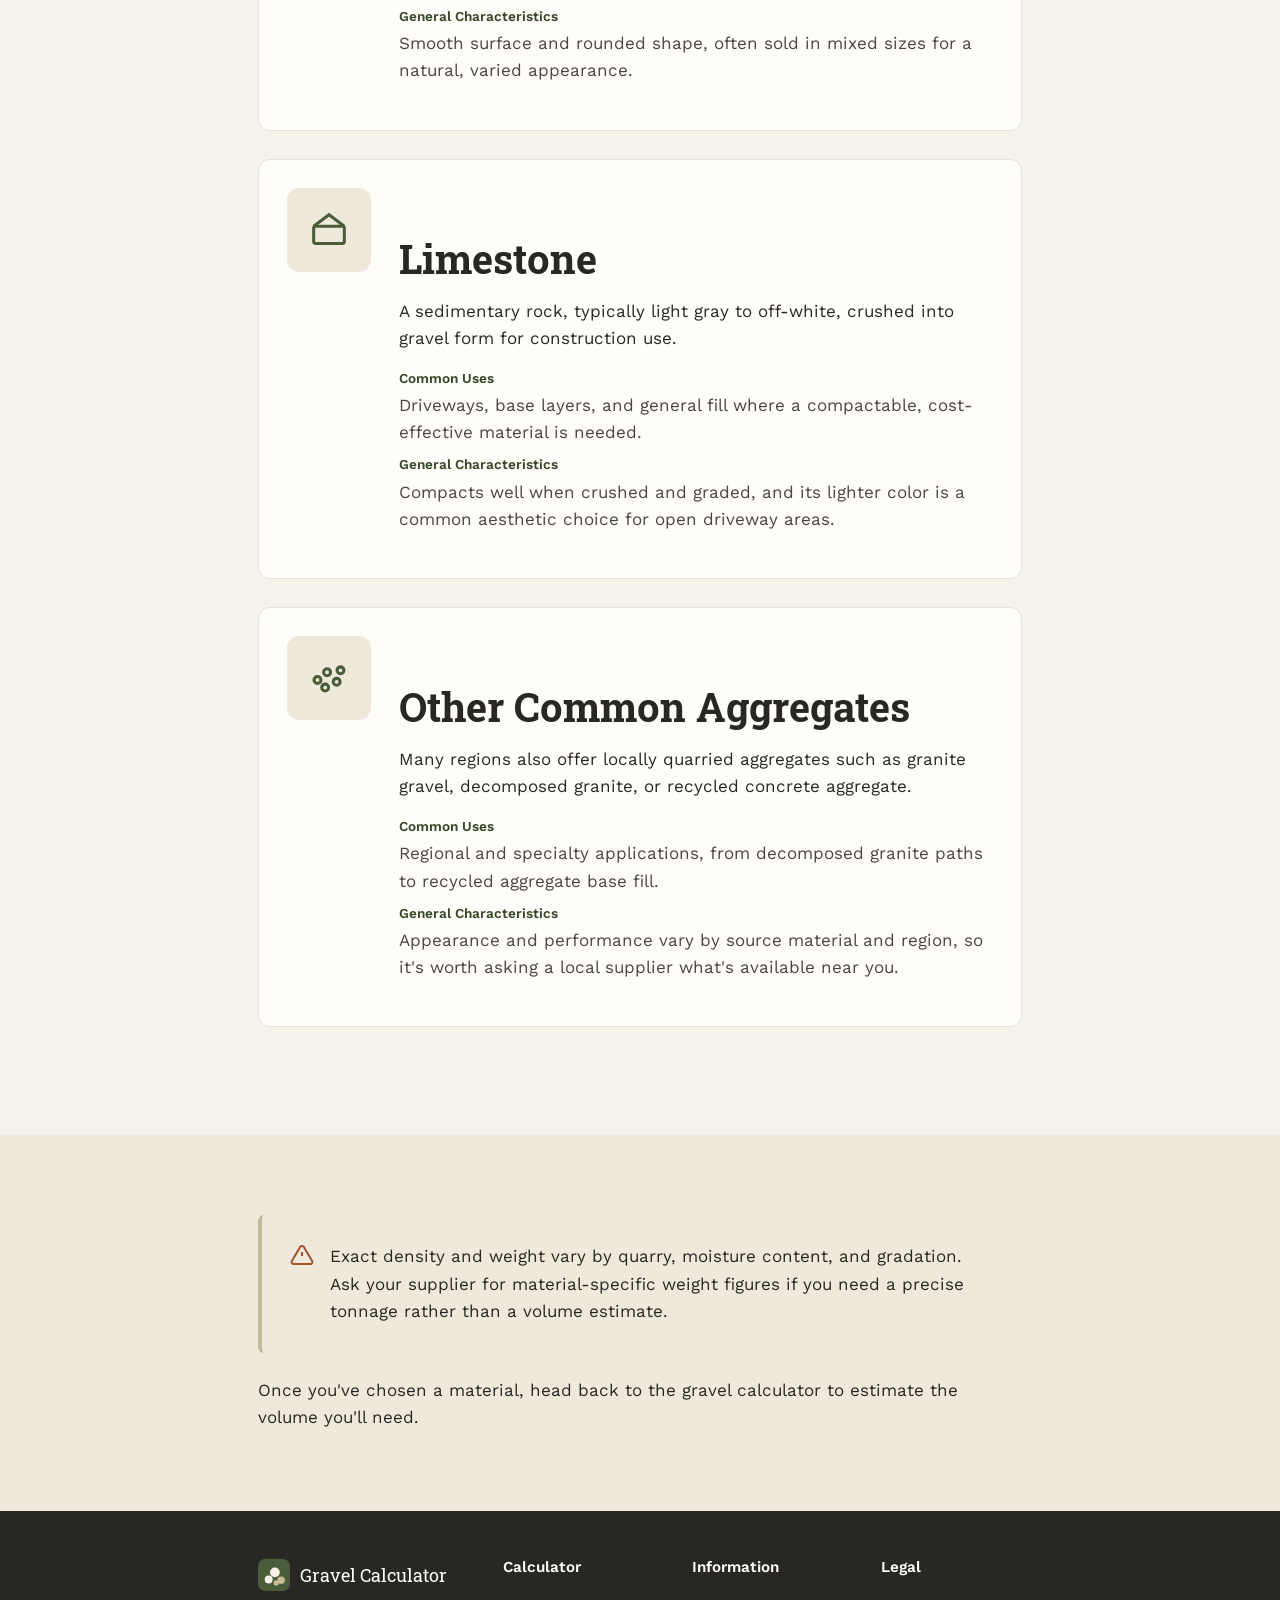
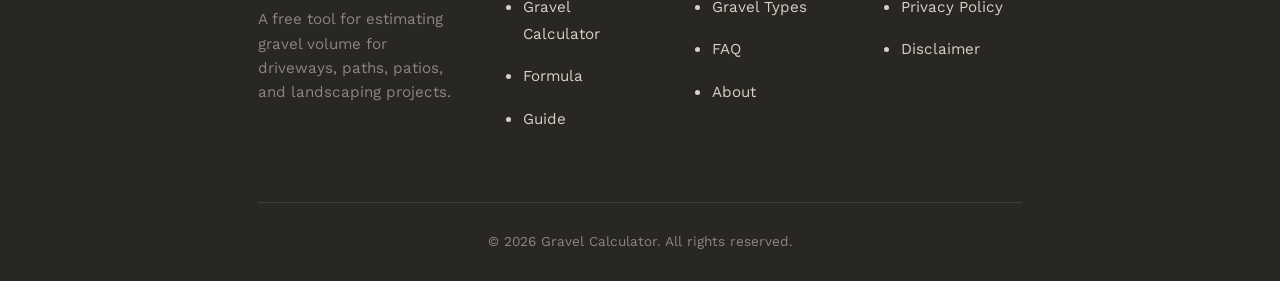
<file: Gravel Calculator/gravel-types.html>
<!DOCTYPE html>
<html lang="en">
<head>
  <meta charset="UTF-8">
  <meta name="viewport" content="width=device-width, initial-scale=1.0">
  <title>Gravel Types — Pea Gravel, Crushed Stone, River Rock &amp; More</title>
  <meta name="description" content="An overview of common gravel and aggregate types, including pea gravel, crushed stone, river rock, and limestone, with typical uses and characteristics.">
  <meta name="robots" content="index, follow">
  <link rel="canonical" href="https://YOURDOMAIN.com/gravel-types.html">
  <link rel="icon" type="image/svg+xml" href="assets/favicon.svg">
  <link rel="icon" type="image/png" href="assets/favicon.png">
  <meta property="og:type" content="article">
  <meta property="og:title" content="Gravel Types — Pea Gravel, Crushed Stone, River Rock & More">
  <meta property="og:description" content="Common gravel and aggregate types explained, with typical uses and characteristics.">
  <meta property="og:url" content="https://YOURDOMAIN.com/gravel-types.html">
  <link rel="preconnect" href="https://fonts.googleapis.com">
  <link href="https://fonts.googleapis.com/css2?family=Roboto+Slab:wght@400;700&family=Work+Sans:wght@400;500;600;700&display=swap" rel="stylesheet">
  <link rel="stylesheet" href="style.css">
</head>
<body class="prose-page">
  <a class="skip-link" href="#main">Skip to content</a>

  <header class="site-header">
    <div class="container">
      <a class="brand" href="index.html">
        <img src="assets/logo.svg" alt="" width="40" height="40">
        Gravel Calculator
      </a>
      <button class="nav-toggle" type="button" aria-expanded="false" aria-controls="main-nav" aria-label="Toggle navigation menu">
        <svg viewBox="0 0 24 24" fill="none" stroke="currentColor" stroke-width="2" stroke-linecap="round"><line x1="3" y1="6" x2="21" y2="6"/><line x1="3" y1="12" x2="21" y2="12"/><line x1="3" y1="18" x2="21" y2="18"/></svg>
      </button>
      <nav class="main-nav" id="main-nav" aria-label="Primary">
        <ul>
          <li><a href="index.html#calculator">Calculator</a></li>
          <li><a href="gravel-formula.html">Formula</a></li>
          <li><a href="gravel-guide.html">Guide</a></li>
          <li><a href="gravel-types.html" aria-current="page">Gravel Types</a></li>
          <li><a href="faq.html">FAQ</a></li>
          <li><a href="about.html">About</a></li>
        </ul>
      </nav>
    </div>
  </header>

  <main id="main">
    <section class="page-intro">
      <div class="container">
        <h1>Common Gravel Types</h1>
        <p>An overview of the aggregate materials most often used in landscaping and construction.</p>
      </div>
    </section>

    <section class="section">
      <div class="container">

        <article class="type-card">
          <div class="type-icon">
            <svg viewBox="0 0 24 24" fill="none" stroke="currentColor" stroke-width="1.6"><circle cx="7" cy="9" r="2.4"/><circle cx="13" cy="7" r="2"/><circle cx="17" cy="13" r="2.6"/><circle cx="9" cy="16" r="2.2"/></svg>
          </div>
          <div>
            <h2>Pea Gravel</h2>
            <p>Small, naturally rounded stones roughly the size of a pea, typically light in color with mixed earthy tones.</p>
            <dl>
              <dt>Common Uses</dt>
              <dd>Walkways, garden beds, playgrounds, and decorative ground cover.</dd>
              <dt>General Characteristics</dt>
              <dd>Smooth and rounded, comfortable underfoot, and tends to shift more than angular stone since the rounded pieces don't lock together as tightly.</dd>
            </dl>
          </div>
        </article>

        <article class="type-card">
          <div class="type-icon">
            <svg viewBox="0 0 24 24" fill="none" stroke="currentColor" stroke-width="1.6"><path d="M4 17l4-8 4 3 3-6 5 11z"/></svg>
          </div>
          <div>
            <h2>Crushed Stone</h2>
            <p>Mechanically crushed rock with angular, jagged edges, available in a range of sizes graded by number.</p>
            <dl>
              <dt>Common Uses</dt>
              <dd>Driveways, road base, drainage layers, and structural fill beneath patios or pavers.</dd>
              <dt>General Characteristics</dt>
              <dd>Angular pieces interlock well, creating a stable, compactable base that resists shifting under weight.</dd>
            </dl>
          </div>
        </article>

        <article class="type-card">
          <div class="type-icon">
            <svg viewBox="0 0 24 24" fill="none" stroke="currentColor" stroke-width="1.6"><ellipse cx="8" cy="15" rx="4" ry="3"/><ellipse cx="15" cy="10" rx="3.5" ry="2.6"/><ellipse cx="12" cy="17" rx="3" ry="2.2"/></svg>
          </div>
          <div>
            <h2>River Rock</h2>
            <p>Naturally smooth, rounded stones shaped over time by moving water, usually larger than pea gravel.</p>
            <dl>
              <dt>Common Uses</dt>
              <dd>Decorative landscaping, dry creek beds, drainage channels, and accent borders.</dd>
              <dt>General Characteristics</dt>
              <dd>Smooth surface and rounded shape, often sold in mixed sizes for a natural, varied appearance.</dd>
            </dl>
          </div>
        </article>

        <article class="type-card">
          <div class="type-icon">
            <svg viewBox="0 0 24 24" fill="none" stroke="currentColor" stroke-width="1.6"><rect x="4" y="10" width="16" height="9" rx="1"/><path d="M4 10l8-6 8 6"/></svg>
          </div>
          <div>
            <h2>Limestone</h2>
            <p>A sedimentary rock, typically light gray to off-white, crushed into gravel form for construction use.</p>
            <dl>
              <dt>Common Uses</dt>
              <dd>Driveways, base layers, and general fill where a compactable, cost-effective material is needed.</dd>
              <dt>General Characteristics</dt>
              <dd>Compacts well when crushed and graded, and its lighter color is a common aesthetic choice for open driveway areas.</dd>
            </dl>
          </div>
        </article>

        <article class="type-card">
          <div class="type-icon">
            <svg viewBox="0 0 24 24" fill="none" stroke="currentColor" stroke-width="1.6"><circle cx="6" cy="13" r="1.8"/><circle cx="11" cy="9" r="1.8"/><circle cx="16" cy="14" r="1.8"/><circle cx="10" cy="17" r="1.8"/><circle cx="18" cy="8" r="1.8"/></svg>
          </div>
          <div>
            <h2>Other Common Aggregates</h2>
            <p>Many regions also offer locally quarried aggregates such as granite gravel, decomposed granite, or recycled concrete aggregate.</p>
            <dl>
              <dt>Common Uses</dt>
              <dd>Regional and specialty applications, from decomposed granite paths to recycled aggregate base fill.</dd>
              <dt>General Characteristics</dt>
              <dd>Appearance and performance vary by source material and region, so it's worth asking a local supplier what's available near you.</dd>
            </dl>
          </div>
        </article>

      </div>
    </section>

    <section class="section section-alt">
      <div class="container">
        <div class="notice">
          <svg viewBox="0 0 24 24" fill="none" stroke="currentColor" stroke-width="2"><path d="M12 9v4m0 4h.01M10.29 3.86 1.82 18a2 2 0 0 0 1.71 3h16.94a2 2 0 0 0 1.71-3L13.71 3.86a2 2 0 0 0-3.42 0z"/></svg>
          <p>Exact density and weight vary by quarry, moisture content, and gradation. Ask your supplier for material-specific weight figures if you need a precise tonnage rather than a volume estimate.</p>
        </div>
        <p style="margin-top:1.5rem;">Once you've chosen a material, head back to the <a href="index.html#calculator">gravel calculator</a> to estimate the volume you'll need.</p>
      </div>
    </section>
  </main>

  <footer class="site-footer">
    <div class="container">
      <div class="footer-grid">
        <div>
          <a class="footer-brand" href="index.html">
            <img src="assets/logo.svg" alt="" width="32" height="32">
            Gravel Calculator
          </a>
          <p class="footer-desc">A free tool for estimating gravel volume for driveways, paths, patios, and landscaping projects.</p>
        </div>
        <div class="footer-col">
          <h4>Calculator</h4>
          <ul>
            <li><a href="index.html#calculator">Gravel Calculator</a></li>
            <li><a href="gravel-formula.html">Formula</a></li>
            <li><a href="gravel-guide.html">Guide</a></li>
          </ul>
        </div>
        <div class="footer-col">
          <h4>Information</h4>
          <ul>
            <li><a href="gravel-types.html">Gravel Types</a></li>
            <li><a href="faq.html">FAQ</a></li>
            <li><a href="about.html">About</a></li>
          </ul>
        </div>
        <div class="footer-col">
          <h4>Legal</h4>
          <ul>
            <li><a href="privacy.html">Privacy Policy</a></li>
            <li><a href="disclaimer.html">Disclaimer</a></li>
          </ul>
        </div>
      </div>
      <div class="footer-bottom">
        &copy; <span id="current-year">2026</span> Gravel Calculator. All rights reserved.
      </div>
    </div>
  </footer>

  <script src="script.js"></script>
</body>
</html>
</file>
<file: style.css>
/* ==========================================================================
   Gravel Calculator — Design System & Styles
   ========================================================================== */

:root {
  /* Color */
  --color-ink: #292724;
  --color-ink-soft: #4a463f;
  --color-moss: #4a5d3a;
  --color-moss-dark: #384629;
  --color-moss-light: #6d8459;
  --color-cream: #f6f2e9;
  --color-cream-dim: #efe9db;
  --color-stone: #8b8680;
  --color-stone-light: #d8d2c4;
  --color-taupe: #c9b896;
  --color-rust: #a1552c;
  --color-white: #fffdf9;

  /* Typography */
  --font-display: "Roboto Slab", Georgia, "Times New Roman", serif;
  --font-body: "Work Sans", -apple-system, BlinkMacSystemFont, "Segoe UI", sans-serif;

  --fs-h1: clamp(2.25rem, 4vw + 1rem, 3.75rem);
  --fs-h2: clamp(1.75rem, 2.2vw + 1rem, 2.5rem);
  --fs-h3: clamp(1.25rem, 1vw + 1rem, 1.5rem);
  --fs-body: 1.0625rem;
  --fs-small: 0.9rem;

  /* Spacing */
  --space-xs: 0.5rem;
  --space-sm: 1rem;
  --space-md: 1.75rem;
  --space-lg: 3rem;
  --space-xl: 5rem;

  /* Shape */
  --radius-sm: 6px;
  --radius-md: 12px;
  --radius-lg: 20px;

  /* Shadow */
  --shadow-card: 0 1px 2px rgba(41, 39, 36, 0.06), 0 12px 28px -12px rgba(41, 39, 36, 0.18);
  --shadow-soft: 0 1px 3px rgba(41, 39, 36, 0.08);

  /* Layout */
  --content-width: 1180px;
  --border-hairline: 1px solid rgba(41, 39, 36, 0.12);
}

/* ---------- Reset ---------- */
*, *::before, *::after { box-sizing: border-box; }
html { scroll-behavior: smooth; }
body {
  margin: 0;
  font-family: var(--font-body);
  font-size: var(--fs-body);
  line-height: 1.6;
  color: var(--color-ink);
  background: var(--color-cream);
  -webkit-font-smoothing: antialiased;
}
img { max-width: 100%; display: block; }
a { color: inherit; text-decoration: none; }
ul { margin: 0; padding: 0; list-style: none; }
button { font-family: inherit; cursor: pointer; }
input, select { font-family: inherit; font-size: inherit; }

h1, h2, h3, h4 {
  font-family: var(--font-display);
  color: var(--color-ink);
  line-height: 1.15;
  margin: 0 0 var(--space-sm);
  font-weight: 700;
}
h1 { font-size: var(--fs-h1); }
h2 { font-size: var(--fs-h2); }
h3 { font-size: var(--fs-h3); }
p { margin: 0 0 var(--space-sm); max-width: 65ch; }
p:last-child { margin-bottom: 0; }

:focus-visible {
  outline: 3px solid var(--color-moss);
  outline-offset: 2px;
  border-radius: 4px;
}

.container {
  width: 100%;
  max-width: var(--content-width);
  margin: 0 auto;
  padding: 0 var(--space-md);
}

.visually-hidden {
  position: absolute;
  width: 1px; height: 1px;
  overflow: hidden;
  clip: rect(0 0 0 0);
  white-space: nowrap;
}

.skip-link {
  position: absolute;
  left: -999px;
  top: 0;
  background: var(--color-moss);
  color: var(--color-white);
  padding: 0.75rem 1.25rem;
  z-index: 200;
  border-radius: 0 0 var(--radius-sm) 0;
}
.skip-link:focus { left: 0; }

/* ---------- Buttons ---------- */
.btn {
  display: inline-flex;
  align-items: center;
  justify-content: center;
  gap: 0.5rem;
  padding: 0.85rem 1.6rem;
  border-radius: var(--radius-sm);
  font-weight: 600;
  font-size: 0.98rem;
  border: 1px solid transparent;
  transition: transform 0.15s ease, background-color 0.15s ease, border-color 0.15s ease;
}
.btn-primary {
  background: var(--color-moss);
  color: var(--color-white);
}
.btn-primary:hover { background: var(--color-moss-dark); }
.btn-secondary {
  background: transparent;
  color: var(--color-ink);
  border-color: var(--color-stone);
}
.btn-secondary:hover { border-color: var(--color-ink); background: rgba(41,39,36,0.04); }
.btn-block { width: 100%; }

/* ---------- Header ---------- */
.site-header {
  position: sticky;
  top: 0;
  z-index: 100;
  background: var(--color-cream);
  border-bottom: var(--border-hairline);
}
.site-header .container {
  display: flex;
  align-items: center;
  justify-content: space-between;
  padding-top: 1rem;
  padding-bottom: 1rem;
}
.brand {
  display: flex;
  align-items: center;
  gap: 0.65rem;
  font-family: var(--font-display);
  font-size: 1.25rem;
  font-weight: 700;
  color: var(--color-ink);
}
.brand img { width: 40px; height: 40px; }

.main-nav ul {
  display: flex;
  gap: var(--space-md);
}
.main-nav a {
  font-weight: 500;
  font-size: 0.98rem;
  color: var(--color-ink-soft);
  padding: 0.4rem 0.1rem;
  border-bottom: 2px solid transparent;
  transition: border-color 0.15s ease, color 0.15s ease;
}
.main-nav a:hover,
.main-nav a[aria-current="page"] {
  color: var(--color-ink);
  border-bottom-color: var(--color-moss);
}

.nav-toggle {
  display: none;
  background: transparent;
  border: none;
  padding: 0.5rem;
  color: var(--color-ink);
}
.nav-toggle svg { width: 26px; height: 26px; }

@media (max-width: 860px) {
  .nav-toggle { display: inline-flex; }
  .main-nav {
    position: absolute;
    top: 100%;
    left: 0;
    right: 0;
    background: var(--color-white);
    border-bottom: var(--border-hairline);
    max-height: 0;
    overflow: hidden;
    transition: max-height 0.25s ease;
  }
  .main-nav.is-open { max-height: 420px; }
  .main-nav ul {
    flex-direction: column;
    padding: var(--space-sm) var(--space-md) var(--space-md);
    gap: var(--space-sm);
  }
}

/* ---------- Hero ---------- */
.hero {
  position: relative;
  overflow: hidden;
  background: var(--color-ink);
  color: var(--color-white);
  padding: var(--space-xl) 0 var(--space-lg);
}
.hero-texture {
  position: absolute;
  inset: 0;
  opacity: 0.5;
  pointer-events: none;
}
.hero .container {
  position: relative;
  display: grid;
  grid-template-columns: 1.05fr 0.95fr;
  gap: var(--space-lg);
  align-items: start;
}
.hero-eyebrow {
  color: var(--color-taupe);
  font-weight: 600;
  font-size: 0.95rem;
  margin-bottom: var(--space-xs);
}
.hero h1 { color: var(--color-white); }
.hero h1 span { color: var(--color-taupe); }
.hero-lede {
  color: var(--color-stone-light);
  font-size: 1.1rem;
  max-width: 46ch;
}
.hero-benefits {
  display: flex;
  flex-wrap: wrap;
  gap: var(--space-md);
  margin-top: var(--space-md);
  padding: 0;
}
.hero-benefits li {
  display: flex;
  align-items: center;
  gap: 0.55rem;
  font-weight: 500;
  color: var(--color-white);
}
.hero-benefits svg { width: 20px; height: 20px; flex-shrink: 0; color: var(--color-moss-light); }

/* ---------- Calculator Card ---------- */

.calc-card {
  background: var(--color-white);
  color: var(--color-ink);

  border-radius: 24px;

  box-shadow:
    0 10px 28px rgba(41, 39, 36, 0.08),
    0 24px 55px rgba(41, 39, 36, 0.12);

  padding: 0;

  border: 1px solid rgba(41, 39, 36, 0.10);

  overflow: hidden;

  border-top: 6px solid var(--color-moss);
}


/* ---------- Calculator Header ---------- */

.calc-header {
  padding: 1.7rem 1.8rem 1.5rem;

  background: var(--color-white);

  border-bottom: 1px solid rgba(41, 39, 36, 0.10);
}


.calc-header > div:first-child {
  min-width: 0;
}


.calc-eyebrow {
  display: inline-block;

  margin-bottom: 0.45rem;

  color: var(--color-moss);

  font-size: 0.72rem;

  font-weight: 700;

  letter-spacing: 1.2px;

  text-transform: uppercase;
}


.calc-header h2 {
  font-size: 1.65rem;

  margin-bottom: 0.3rem;

  color: var(--color-ink);
}


.calc-sub {
  color: var(--color-ink-soft);

  font-size: 0.92rem;

  margin: 0;
}


.calc-status {
  display: inline-flex;

  align-items: center;

  gap: 0.45rem;

  white-space: nowrap;

  padding: 0.45rem 0.75rem;

  border-radius: 999px;

  border: 1px solid var(--color-stone-light);

  background: #fbfaf6;

  color: var(--color-ink-soft);

  font-size: 0.75rem;

  font-weight: 600;
}


.calc-status .status-dot {
  width: 7px;

  height: 7px;

  border-radius: 50%;

  background: var(--color-moss-light);

  display: inline-block;
}


.calc-header {
  display: flex;

  align-items: flex-start;

  justify-content: space-between;

  gap: 1rem;
}


/* ---------- Form ---------- */

#gravel-calculator-form {
  padding: 1.5rem 1.8rem 1.8rem;
}


/* ---------- Section Titles ---------- */

.calc-section-title {
  display: flex;

  align-items: center;

  gap: 0.75rem;

  margin-bottom: 1rem;
}


.calc-section-spacing {
  margin-top: 0.5rem;

  padding-top: 1.2rem;

  border-top: 1px solid rgba(41, 39, 36, 0.08);
}


.calc-step {
  width: 32px;

  height: 32px;

  flex: 0 0 32px;

  display: flex;

  align-items: center;

  justify-content: center;

  border-radius: 9px;

  background: rgba(74, 93, 58, 0.10);

  color: var(--color-moss);

  font-size: 0.72rem;

  font-weight: 800;
}


.calc-section-title strong {
  display: block;

  color: var(--color-ink);

  font-size: 0.95rem;
}


.calc-section-title small {
  display: block;

  margin-top: 0.12rem;

  color: var(--color-stone);

  font-size: 0.75rem;
}


/* ---------- Field Layout ---------- */

.field-row {
  display: grid;

  grid-template-columns: 1fr 1fr;

  gap: 1rem;

  margin-bottom: 1rem;
}


.field {
  margin-bottom: 0;
}


.field label {
  display: block;

  font-weight: 700;

  font-size: 0.85rem;

  margin-bottom: 0.45rem;

  color: var(--color-ink);
}


/* ---------- Inputs ---------- */

.input-wrap {
  display: flex;

  align-items: stretch;

  width: 100%;
}


.input-wrap input {
  flex: 1;

  min-width: 0;

  padding: 0.88rem 0.95rem;

  border: 1px solid var(--color-stone-light);

  border-right: 0;

  border-radius: 10px 0 0 10px;

  background: #fbfaf6;

  color: var(--color-ink);

  font-size: 1rem;

  outline: none;

  transition:
    border-color 0.2s ease,
    background-color 0.2s ease,
    box-shadow 0.2s ease;
}


.input-wrap input:focus {
  border-color: var(--color-moss);

  background: var(--color-white);

  box-shadow:
    0 0 0 3px rgba(74, 93, 58, 0.10);
}


.input-wrap input::placeholder {
  color: var(--color-stone);
}


.input-unit {
  min-width: 64px;

  display: flex;

  align-items: center;

  justify-content: center;

  padding: 0 0.75rem;

  border: 1px solid var(--color-stone-light);

  border-radius: 0 10px 10px 0;

  background: var(--color-cream-dim);

  color: var(--color-ink-soft);

  font-size: 0.78rem;

  font-weight: 700;
}


/* ---------- Normal Select ---------- */

.field select {
  width: 100%;

  min-height: 52px;

  padding: 0.78rem 0.9rem;

  border: 1px solid var(--color-stone-light);

  border-radius: 10px;

  background: #fbfaf6;

  color: var(--color-ink);

  outline: none;

  cursor: pointer;

  transition:
    border-color 0.2s ease,
    background-color 0.2s ease,
    box-shadow 0.2s ease;
}


.field select:focus {
  border-color: var(--color-moss);

  background: var(--color-white);

  box-shadow:
    0 0 0 3px rgba(74, 93, 58, 0.10);
}


/* ---------- Quick Pick ---------- */

.quick-pick {
  display: flex;

  align-items: center;

  flex-wrap: wrap;

  gap: 0.4rem;

  margin-top: 0.65rem;
}


.quick-pick > span {
  width: 100%;

  color: var(--color-stone);

  font-size: 0.68rem;

  font-weight: 700;

  text-transform: uppercase;

  letter-spacing: 0.8px;

  margin-bottom: 0.05rem;
}


.quick-value {
  min-height: 31px;

  padding: 0.35rem 0.65rem;

  border: 1px solid var(--color-stone-light);

  border-radius: 7px;

  background: var(--color-white);

  color: var(--color-ink-soft);

  font-size: 0.75rem;

  font-weight: 600;

  transition:
    background-color 0.15s ease,
    border-color 0.15s ease,
    color 0.15s ease,
    transform 0.15s ease;
}


.quick-value:hover {
  background: rgba(74, 93, 58, 0.08);

  border-color: var(--color-moss-light);

  color: var(--color-moss-dark);

  transform: translateY(-1px);
}


.quick-value.active {
  background: var(--color-moss);

  border-color: var(--color-moss);

  color: var(--color-white);
}


/* ---------- Unit Note ---------- */

.option-note {
  margin-top: 0.55rem;

  color: var(--color-stone);

  font-size: 0.7rem;

  line-height: 1.45;
}


/* ---------- Waste Options ---------- */

.waste-options {
  display: grid;

  grid-template-columns:
    repeat(4, 1fr);

  gap: 0.65rem;

  margin-bottom: 1.1rem;
}


.waste-option {
  position: relative;

  display: block;

  cursor: pointer;
}


.waste-option input {
  position: absolute;

  opacity: 0;

  pointer-events: none;
}


.waste-card {
  display: flex;

  flex-direction: column;

  align-items: center;

  justify-content: center;

  gap: 0.15rem;

  min-height: 68px;

  padding: 0.65rem 0.4rem;

  background: #fbfaf6;

  border: 1px solid var(--color-stone-light);

  border-radius: 11px;

  text-align: center;

  transition:
    border-color 0.2s ease,
    background-color 0.2s ease,
    transform 0.15s ease,
    box-shadow 0.2s ease;
}


.waste-card strong {
  color: var(--color-ink);

  font-size: 1rem;

  line-height: 1;
}


.waste-card small {
  color: var(--color-stone);

  font-size: 0.63rem;

  line-height: 1.2;
}


.waste-option:hover .waste-card {
  border-color: var(--color-moss-light);

  transform: translateY(-1px);
}


.waste-option input:checked + .waste-card {
  background: rgba(74, 93, 58, 0.10);

  border-color: var(--color-moss);

  box-shadow:
    inset 0 0 0 1px var(--color-moss);
}


.waste-option input:checked + .waste-card strong {
  color: var(--color-moss-dark);
}


/* ---------- Hidden Original Waste Field ---------- */

.hidden-waste-field {
  display: none;
}


/* ---------- Buttons ---------- */

.calc-actions {
  display: grid;

  grid-template-columns: 1.4fr 1fr;

  gap: 0.75rem;

  margin-top: 0.3rem;
}


.calc-actions .btn {
  width: 100%;

  min-height: 54px;

  border-radius: 10px;

  font-weight: 700;

  font-size: 0.95rem;
}


.calc-actions .btn-primary {
  background: var(--color-moss);

  color: var(--color-white);

  box-shadow:
    0 8px 18px rgba(74, 93, 58, 0.20);
}


.calc-actions .btn-primary:hover {
  background: var(--color-moss-dark);

  transform: translateY(-1px);
}


.calc-actions .btn-secondary {
  background: var(--color-white);

  color: var(--color-ink);

  border: 1px solid var(--color-stone-light);
}


.calc-actions .btn-secondary:hover {
  background: var(--color-cream);

  border-color: var(--color-stone);
}


/* ---------- Error ---------- */

.calc-error {
  background: rgba(161, 85, 44, 0.08);

  border: 1px solid rgba(161, 85, 44, 0.28);

  color: var(--color-rust);

  padding: 0.85rem 1rem;

  border-radius: 9px;

  font-size: 0.88rem;

  margin-top: 1rem;
}


.calc-error[hidden] {
  display: none;
}


/* ---------- Results ---------- */

.calc-results {
  margin-top: 1.35rem;

  padding: 1.1rem;

  border: 1px solid rgba(74, 93, 58, 0.18);

  border-radius: 15px;

  background:
    linear-gradient(
      135deg,
      rgba(74, 93, 58, 0.07),
      rgba(201, 184, 150, 0.12)
    );
}


.calc-results[hidden] {
  display: none;
}


.result-heading {
  display: flex;

  align-items: center;

  gap: 0.65rem;

  margin-bottom: 0.85rem;

  padding-bottom: 0.75rem;

  border-bottom: 1px solid rgba(41, 39, 36, 0.08);
}


.result-check {
  width: 31px;

  height: 31px;

  flex: 0 0 31px;

  display: flex;

  align-items: center;

  justify-content: center;

  border-radius: 50%;

  background: var(--color-moss);

  color: var(--color-white);

  font-size: 0.85rem;

  font-weight: 800;
}


.result-heading strong {
  display: block;

  font-size: 0.92rem;

  color: var(--color-ink);
}


.result-heading small {
  display: block;

  margin-top: 0.08rem;

  color: var(--color-stone);

  font-size: 0.7rem;
}


.results-grid {
  display: grid;

  grid-template-columns:
    repeat(2, 1fr);

  gap: 0.65rem;
}


.result-item {
  background: var(--color-white);

  border: 1px solid rgba(41, 39, 36, 0.08);

  border-radius: 11px;

  padding: 0.9rem;

  box-shadow:
    0 2px 7px rgba(41, 39, 36, 0.04);
}


.result-item .result-label {
  display: block;

  font-size: 0.72rem;

  color: var(--color-ink-soft);

  font-weight: 600;

  margin-bottom: 0.22rem;
}


.result-item .result-value {
  display: block;

  font-family: var(--font-display);

  font-size: 1.35rem;

  line-height: 1.2;

  color: var(--color-moss-dark);
}


.result-primary {
  grid-column: 1 / -1;

  background:
    linear-gradient(
      135deg,
      var(--color-moss),
      var(--color-moss-dark)
    );

  border-color: var(--color-moss);

  padding: 1.05rem;
}


.result-primary .result-label {
  color: rgba(255, 255, 255, 0.78);
}


.result-primary .result-value {
  color: var(--color-white);

  font-size: 2rem;
}


.calc-note {
  font-size: 0.76rem;

  line-height: 1.5;

  color: var(--color-ink-soft);

  margin-top: 0.85rem;
}


/* ---------- Responsive ---------- */

@media (max-width: 980px) {

  .hero .container {
    grid-template-columns: 1fr;
  }

}


@media (max-width: 700px) {

  .calc-header {
    flex-direction: column;

    padding: 1.4rem 1.25rem 1.25rem;
  }


  #gravel-calculator-form {
    padding: 1.25rem;
  }


  .field-row {
    grid-template-columns: 1fr;

    gap: 0.85rem;
  }


  .waste-options {
    grid-template-columns:
      repeat(2, 1fr);
  }


  .calc-actions {
    grid-template-columns: 1fr;

    gap: 0.65rem;
  }

}


@media (max-width: 480px) {

  .calc-card {
    border-radius: 18px;
  }


  .calc-header h2 {
    font-size: 1.45rem;
  }


  .waste-options {
    grid-template-columns:
      repeat(2, 1fr);
  }


  .quick-value {
    flex: 1 1 auto;

    text-align: center;
  }


  .results-grid {
    grid-template-columns: 1fr;
  }


  .result-primary {
    grid-column: auto;
  }

}

/* ---------- Sections ---------- */
.section {
  padding: var(--space-xl) 0;
}
.section-alt {
  background: var(--color-cream-dim);
}
.section-head {
  max-width: 60ch;
  margin-bottom: var(--space-lg);
}
.section-head p { color: var(--color-ink-soft); }

/* Steps */
.steps-list {
  display: grid;
  grid-template-columns: repeat(3, 1fr);
  gap: var(--space-md);
  counter-reset: step;
}
.step-item {
  background: var(--color-white);
  border-radius: var(--radius-md);
  padding: var(--space-md);
  border: var(--border-hairline);
}
.step-item .step-number {
  font-family: var(--font-display);
  font-size: 1.9rem;
  color: var(--color-taupe);
  display: block;
  margin-bottom: 0.4rem;
}

/* Feature / output cards */
.card-grid {
  display: grid;
  grid-template-columns: repeat(4, 1fr);
  gap: var(--space-md);
}
.card-grid.cols-3 { grid-template-columns: repeat(3, 1fr); }
.card-grid.cols-2 { grid-template-columns: repeat(2, 1fr); }
.info-card {
  background: var(--color-white);
  border-radius: var(--radius-md);
  padding: var(--space-md);
  box-shadow: var(--shadow-soft);
  border: var(--border-hairline);
}
.info-card h3 { font-size: 1.1rem; margin-bottom: 0.4rem; }
.info-card p { color: var(--color-ink-soft); font-size: 0.96rem; }
.info-card svg { width: 32px; height: 32px; color: var(--color-moss); margin-bottom: var(--space-xs); }

/* Applications list */
.applications-list {
  display: grid;
  grid-template-columns: repeat(3, 1fr);
  gap: var(--space-sm);
}
.applications-list li {
  display: flex;
  align-items: center;
  gap: 0.6rem;
  background: var(--color-white);
  border-radius: var(--radius-sm);
  padding: 0.9rem 1rem;
  border: var(--border-hairline);
  font-weight: 500;
}
.applications-list svg { width: 22px; height: 22px; color: var(--color-moss); flex-shrink: 0; }

/* CTA banner */
.cta-banner {
  background: var(--color-moss-dark);
  color: var(--color-white);
  border-radius: var(--radius-lg);
  padding: var(--space-lg);
  display: flex;
  align-items: center;
  justify-content: space-between;
  gap: var(--space-md);
  flex-wrap: wrap;
}
.cta-banner h2 { color: var(--color-white); margin-bottom: 0.4rem; }
.cta-banner p { color: var(--color-stone-light); }
.cta-banner .btn-primary { background: var(--color-taupe); color: var(--color-ink); }
.cta-banner .btn-primary:hover { background: var(--color-white); }

/* FAQ */
.faq-list { display: flex; flex-direction: column; gap: var(--space-sm); }
.faq-item {
  background: var(--color-white);
  border: var(--border-hairline);
  border-radius: var(--radius-md);
  padding: 0.4rem var(--space-md);
}
.faq-item summary {
  cursor: pointer;
  font-weight: 600;
  font-family: var(--font-display);
  padding: 0.9rem 0;
  list-style: none;
  position: relative;
  padding-right: 2rem;
}
.faq-item summary::-webkit-details-marker { display: none; }
.faq-item summary::after {
  content: "+";
  position: absolute;
  right: 0;
  top: 0.75rem;
  font-size: 1.4rem;
  color: var(--color-moss);
}
.faq-item[open] summary::after { content: "\2212"; }
.faq-item p { padding-bottom: var(--space-sm); color: var(--color-ink-soft); }

/* Formula boxes */
.formula-box {
  background: var(--color-ink);
  color: var(--color-white);
  border-radius: var(--radius-md);
  padding: var(--space-md) var(--space-lg);
  font-family: var(--font-display);
  font-size: 1.25rem;
  text-align: center;
  margin: var(--space-sm) 0 var(--space-md);
  border-left: 6px solid var(--color-taupe);
}
.formula-box small {
  display: block;
  font-family: var(--font-body);
  font-size: 0.8rem;
  color: var(--color-stone-light);
  margin-top: 0.4rem;
  font-weight: 400;
}
.example-box {
  background: var(--color-cream-dim);
  border: var(--border-hairline);
  border-radius: var(--radius-md);
  padding: var(--space-md);
}
.example-box h3 { margin-bottom: var(--space-xs); }
.example-box ul { margin: var(--space-xs) 0; }
.example-box li { padding: 0.25rem 0; border-bottom: 1px dashed var(--color-stone-light); }
.example-box li:last-child { border-bottom: none; }

/* Gravel types */
.type-card {
  background: var(--color-white);
  border-radius: var(--radius-md);
  padding: var(--space-md);
  border: var(--border-hairline);
  display: grid;
  grid-template-columns: 84px 1fr;
  gap: var(--space-md);
  align-items: start;
  margin-bottom: var(--space-md);
}
.type-card .type-icon {
  width: 84px;
  height: 84px;
  border-radius: var(--radius-md);
  background: var(--color-cream-dim);
  display: flex;
  align-items: center;
  justify-content: center;
}
.type-icon svg { width: 46px; height: 46px; color: var(--color-moss); }
.type-card dl { margin-top: var(--space-xs); }
.type-card dt { font-weight: 600; font-size: 0.85rem; color: var(--color-moss-dark); margin-top: 0.5rem; }
.type-card dd { margin: 0.15rem 0 0; color: var(--color-ink-soft); }

@media (max-width: 860px) {
  .card-grid, .card-grid.cols-3 { grid-template-columns: repeat(2, 1fr); }
  .steps-list { grid-template-columns: 1fr; }
  .applications-list { grid-template-columns: 1fr 1fr; }
  .type-card { grid-template-columns: 1fr; }
  .type-card .type-icon { width: 60px; height: 60px; }
}
@media (max-width: 560px) {
  .card-grid, .card-grid.cols-3, .card-grid.cols-2 { grid-template-columns: 1fr; }
  .applications-list { grid-template-columns: 1fr; }
  .cta-banner { flex-direction: column; align-items: flex-start; }
}

/* Notice / callout */
.notice {
  display: flex;
  gap: var(--space-sm);
  background: var(--color-cream-dim);
  border-left: 4px solid var(--color-taupe);
  border-radius: var(--radius-sm);
  padding: var(--space-md);
}
.notice svg { width: 24px; height: 24px; flex-shrink: 0; color: var(--color-rust); }

/* Simple page content (about/privacy/disclaimer) */
.prose-page .container { max-width: 820px; }
.prose-page h2 { margin-top: var(--space-lg); }
.prose-page ul { margin: var(--space-sm) 0; padding-left: 1.25rem; list-style: disc; }
.prose-page li { margin-bottom: 0.4rem; }

/* Breadcrumb-ish page intro */
.page-intro {
  background: var(--color-ink);
  color: var(--color-white);
  padding: var(--space-lg) 0 var(--space-lg);
}
.page-intro h1 { color: var(--color-white); }
.page-intro p { color: var(--color-stone-light); font-size: 1.05rem; }

/* ---------- Footer ---------- */
.site-footer {
  background: var(--color-ink);
  color: var(--color-stone-light);
  padding: var(--space-lg) 0 var(--space-md);
}
.footer-grid {
  display: grid;
  grid-template-columns: 1.4fr 1fr 1fr 1fr;
  gap: var(--space-lg);
}
.footer-brand {
  display: flex;
  align-items: center;
  gap: 0.6rem;
  font-family: var(--font-display);
  font-size: 1.15rem;
  color: var(--color-white);
  margin-bottom: var(--space-sm);
}
.footer-brand img { width: 32px; height: 32px; }
.footer-desc { color: var(--color-stone); font-size: 0.95rem; max-width: 32ch; }
.footer-col h4 {
  color: var(--color-white);
  font-size: 0.95rem;
  margin-bottom: var(--space-sm);
  font-family: var(--font-body);
  font-weight: 600;
}
.footer-col ul { display: flex; flex-direction: column; gap: 0.55rem; }
.footer-col a { color: var(--color-stone-light); font-size: 0.95rem; }
.footer-col a:hover { color: var(--color-taupe); }
.footer-bottom {
  margin-top: var(--space-lg);
  padding-top: var(--space-md);
  border-top: 1px solid rgba(255,255,255,0.1);
  font-size: 0.85rem;
  color: var(--color-stone);
  text-align: center;
}

@media (max-width: 860px) {
  .footer-grid { grid-template-columns: 1fr 1fr; }
}
@media (max-width: 480px) {
  .footer-grid { grid-template-columns: 1fr; }
}

@media (prefers-reduced-motion: reduce) {
  * { transition: none !important; scroll-behavior: auto !important; }
}
</file>
<file: Gravel Calculator/style.css>
/* ==========================================================================
   Gravel Calculator — Design System & Styles
   ========================================================================== */

:root {
  /* Color */
  --color-ink: #292724;
  --color-ink-soft: #4a463f;
  --color-moss: #4a5d3a;
  --color-moss-dark: #384629;
  --color-moss-light: #6d8459;
  --color-cream: #f6f2e9;
  --color-cream-dim: #efe9db;
  --color-stone: #8b8680;
  --color-stone-light: #d8d2c4;
  --color-taupe: #c9b896;
  --color-rust: #a1552c;
  --color-white: #fffdf9;

  /* Typography */
  --font-display: "Roboto Slab", Georgia, "Times New Roman", serif;
  --font-body: "Work Sans", -apple-system, BlinkMacSystemFont, "Segoe UI", sans-serif;

  --fs-h1: clamp(2.25rem, 4vw + 1rem, 3.75rem);
  --fs-h2: clamp(1.75rem, 2.2vw + 1rem, 2.5rem);
  --fs-h3: clamp(1.25rem, 1vw + 1rem, 1.5rem);
  --fs-body: 1.0625rem;
  --fs-small: 0.9rem;

  /* Spacing */
  --space-xs: 0.5rem;
  --space-sm: 1rem;
  --space-md: 1.75rem;
  --space-lg: 3rem;
  --space-xl: 5rem;

  /* Shape */
  --radius-sm: 6px;
  --radius-md: 12px;
  --radius-lg: 20px;

  /* Shadow */
  --shadow-card: 0 1px 2px rgba(41, 39, 36, 0.06), 0 12px 28px -12px rgba(41, 39, 36, 0.18);
  --shadow-soft: 0 1px 3px rgba(41, 39, 36, 0.08);

  /* Layout */
  --content-width: 1180px;
  --border-hairline: 1px solid rgba(41, 39, 36, 0.12);
}

/* ---------- Reset ---------- */
*, *::before, *::after { box-sizing: border-box; }
html { scroll-behavior: smooth; }
body {
  margin: 0;
  font-family: var(--font-body);
  font-size: var(--fs-body);
  line-height: 1.6;
  color: var(--color-ink);
  background: var(--color-cream);
  -webkit-font-smoothing: antialiased;
}
img { max-width: 100%; display: block; }
a { color: inherit; text-decoration: none; }
ul { margin: 0; padding: 0; list-style: none; }
button { font-family: inherit; cursor: pointer; }
input, select { font-family: inherit; font-size: inherit; }

h1, h2, h3, h4 {
  font-family: var(--font-display);
  color: var(--color-ink);
  line-height: 1.15;
  margin: 0 0 var(--space-sm);
  font-weight: 700;
}
h1 { font-size: var(--fs-h1); }
h2 { font-size: var(--fs-h2); }
h3 { font-size: var(--fs-h3); }
p { margin: 0 0 var(--space-sm); max-width: 65ch; }
p:last-child { margin-bottom: 0; }

:focus-visible {
  outline: 3px solid var(--color-moss);
  outline-offset: 2px;
  border-radius: 4px;
}

.container {
  width: 100%;
  max-width: var(--content-width);
  margin: 0 auto;
  padding: 0 var(--space-md);
}

.visually-hidden {
  position: absolute;
  width: 1px; height: 1px;
  overflow: hidden;
  clip: rect(0 0 0 0);
  white-space: nowrap;
}

.skip-link {
  position: absolute;
  left: -999px;
  top: 0;
  background: var(--color-moss);
  color: var(--color-white);
  padding: 0.75rem 1.25rem;
  z-index: 200;
  border-radius: 0 0 var(--radius-sm) 0;
}
.skip-link:focus { left: 0; }

/* ---------- Buttons ---------- */
.btn {
  display: inline-flex;
  align-items: center;
  justify-content: center;
  gap: 0.5rem;
  padding: 0.85rem 1.6rem;
  border-radius: var(--radius-sm);
  font-weight: 600;
  font-size: 0.98rem;
  border: 1px solid transparent;
  transition: transform 0.15s ease, background-color 0.15s ease, border-color 0.15s ease;
}
.btn-primary {
  background: var(--color-moss);
  color: var(--color-white);
}
.btn-primary:hover { background: var(--color-moss-dark); }
.btn-secondary {
  background: transparent;
  color: var(--color-ink);
  border-color: var(--color-stone);
}
.btn-secondary:hover { border-color: var(--color-ink); background: rgba(41,39,36,0.04); }
.btn-block { width: 100%; }

/* ---------- Header ---------- */
.site-header {
  position: sticky;
  top: 0;
  z-index: 100;
  background: var(--color-cream);
  border-bottom: var(--border-hairline);
}
.site-header .container {
  display: flex;
  align-items: center;
  justify-content: space-between;
  padding-top: 1rem;
  padding-bottom: 1rem;
}
.brand {
  display: flex;
  align-items: center;
  gap: 0.65rem;
  font-family: var(--font-display);
  font-size: 1.25rem;
  font-weight: 700;
  color: var(--color-ink);
}
.brand img { width: 40px; height: 40px; }

.main-nav ul {
  display: flex;
  gap: var(--space-md);
}
.main-nav a {
  font-weight: 500;
  font-size: 0.98rem;
  color: var(--color-ink-soft);
  padding: 0.4rem 0.1rem;
  border-bottom: 2px solid transparent;
  transition: border-color 0.15s ease, color 0.15s ease;
}
.main-nav a:hover,
.main-nav a[aria-current="page"] {
  color: var(--color-ink);
  border-bottom-color: var(--color-moss);
}

.nav-toggle {
  display: none;
  background: transparent;
  border: none;
  padding: 0.5rem;
  color: var(--color-ink);
}
.nav-toggle svg { width: 26px; height: 26px; }

@media (max-width: 860px) {
  .nav-toggle { display: inline-flex; }
  .main-nav {
    position: absolute;
    top: 100%;
    left: 0;
    right: 0;
    background: var(--color-white);
    border-bottom: var(--border-hairline);
    max-height: 0;
    overflow: hidden;
    transition: max-height 0.25s ease;
  }
  .main-nav.is-open { max-height: 420px; }
  .main-nav ul {
    flex-direction: column;
    padding: var(--space-sm) var(--space-md) var(--space-md);
    gap: var(--space-sm);
  }
}

/* ---------- Hero ---------- */
.hero {
  position: relative;
  overflow: hidden;
  background: var(--color-ink);
  color: var(--color-white);
  padding: var(--space-xl) 0 var(--space-lg);
}
.hero-texture {
  position: absolute;
  inset: 0;
  opacity: 0.5;
  pointer-events: none;
}
.hero .container {
  position: relative;
  display: grid;
  grid-template-columns: 1.05fr 0.95fr;
  gap: var(--space-lg);
  align-items: start;
}
.hero-eyebrow {
  color: var(--color-taupe);
  font-weight: 600;
  font-size: 0.95rem;
  margin-bottom: var(--space-xs);
}
.hero h1 { color: var(--color-white); }
.hero h1 span { color: var(--color-taupe); }
.hero-lede {
  color: var(--color-stone-light);
  font-size: 1.1rem;
  max-width: 46ch;
}
.hero-benefits {
  display: flex;
  flex-wrap: wrap;
  gap: var(--space-md);
  margin-top: var(--space-md);
  padding: 0;
}
.hero-benefits li {
  display: flex;
  align-items: center;
  gap: 0.55rem;
  font-weight: 500;
  color: var(--color-white);
}
.hero-benefits svg { width: 20px; height: 20px; flex-shrink: 0; color: var(--color-moss-light); }

/* ---------- Calculator Card ---------- */
.calc-card {
  background: var(--color-white);
  color: var(--color-ink);
  border-radius: var(--radius-lg);
  box-shadow: var(--shadow-card);
  padding: var(--space-md);
  border-top: 6px solid var(--color-moss);
}
.calc-card h2 {
  font-size: 1.4rem;
  margin-bottom: 0.25rem;
}
.calc-sub {
  color: var(--color-ink-soft);
  font-size: 0.95rem;
  margin-bottom: var(--space-md);
}
.field-row {
  display: grid;
  grid-template-columns: 1fr 1fr;
  gap: var(--space-sm);
}
.field {
  margin-bottom: var(--space-sm);
}
.field label {
  display: block;
  font-weight: 600;
  font-size: 0.9rem;
  margin-bottom: 0.35rem;
  color: var(--color-ink);
}
.field input,
.field select {
  width: 100%;
  padding: 0.75rem 0.85rem;
  border: 1px solid var(--color-stone-light);
  border-radius: var(--radius-sm);
  background: var(--color-cream);
  color: var(--color-ink);
}
.field input:focus,
.field select:focus {
  border-color: var(--color-moss);
}
.calc-actions {
  display: flex;
  gap: var(--space-sm);
  margin-top: var(--space-sm);
}
.calc-actions .btn { flex: 1; }

.calc-error {
  background: rgba(161, 85, 44, 0.1);
  border: 1px solid rgba(161, 85, 44, 0.35);
  color: var(--color-rust);
  padding: 0.85rem 1rem;
  border-radius: var(--radius-sm);
  font-size: 0.92rem;
  margin-top: var(--space-sm);
}
.calc-error[hidden] { display: none; }

.calc-results {
  margin-top: var(--space-md);
  padding-top: var(--space-md);
  border-top: var(--border-hairline);
}
.calc-results[hidden] { display: none; }
.results-grid {
  display: grid;
  grid-template-columns: repeat(2, 1fr);
  gap: var(--space-sm);
}
.result-item {
  background: var(--color-cream);
  border-radius: var(--radius-sm);
  padding: var(--space-sm);
}
.result-item .result-label {
  display: block;
  font-size: 0.82rem;
  color: var(--color-ink-soft);
  font-weight: 600;
  margin-bottom: 0.2rem;
}
.result-item .result-value {
  font-family: var(--font-display);
  font-size: 1.4rem;
  color: var(--color-moss-dark);
}
.calc-note {
  font-size: 0.85rem;
  color: var(--color-ink-soft);
  margin-top: var(--space-sm);
}

@media (max-width: 980px) {
  .hero .container { grid-template-columns: 1fr; }
}
@media (max-width: 480px) {
  .field-row { grid-template-columns: 1fr; }
  .results-grid { grid-template-columns: 1fr; }
  .calc-actions { flex-direction: column; }
}

/* ---------- Sections ---------- */
.section {
  padding: var(--space-xl) 0;
}
.section-alt {
  background: var(--color-cream-dim);
}
.section-head {
  max-width: 60ch;
  margin-bottom: var(--space-lg);
}
.section-head p { color: var(--color-ink-soft); }

/* Steps */
.steps-list {
  display: grid;
  grid-template-columns: repeat(3, 1fr);
  gap: var(--space-md);
  counter-reset: step;
}
.step-item {
  background: var(--color-white);
  border-radius: var(--radius-md);
  padding: var(--space-md);
  border: var(--border-hairline);
}
.step-item .step-number {
  font-family: var(--font-display);
  font-size: 1.9rem;
  color: var(--color-taupe);
  display: block;
  margin-bottom: 0.4rem;
}

/* Feature / output cards */
.card-grid {
  display: grid;
  grid-template-columns: repeat(4, 1fr);
  gap: var(--space-md);
}
.card-grid.cols-3 { grid-template-columns: repeat(3, 1fr); }
.card-grid.cols-2 { grid-template-columns: repeat(2, 1fr); }
.info-card {
  background: var(--color-white);
  border-radius: var(--radius-md);
  padding: var(--space-md);
  box-shadow: var(--shadow-soft);
  border: var(--border-hairline);
}
.info-card h3 { font-size: 1.1rem; margin-bottom: 0.4rem; }
.info-card p { color: var(--color-ink-soft); font-size: 0.96rem; }
.info-card svg { width: 32px; height: 32px; color: var(--color-moss); margin-bottom: var(--space-xs); }

/* Applications list */
.applications-list {
  display: grid;
  grid-template-columns: repeat(3, 1fr);
  gap: var(--space-sm);
}
.applications-list li {
  display: flex;
  align-items: center;
  gap: 0.6rem;
  background: var(--color-white);
  border-radius: var(--radius-sm);
  padding: 0.9rem 1rem;
  border: var(--border-hairline);
  font-weight: 500;
}
.applications-list svg { width: 22px; height: 22px; color: var(--color-moss); flex-shrink: 0; }

/* CTA banner */
.cta-banner {
  background: var(--color-moss-dark);
  color: var(--color-white);
  border-radius: var(--radius-lg);
  padding: var(--space-lg);
  display: flex;
  align-items: center;
  justify-content: space-between;
  gap: var(--space-md);
  flex-wrap: wrap;
}
.cta-banner h2 { color: var(--color-white); margin-bottom: 0.4rem; }
.cta-banner p { color: var(--color-stone-light); }
.cta-banner .btn-primary { background: var(--color-taupe); color: var(--color-ink); }
.cta-banner .btn-primary:hover { background: var(--color-white); }

/* FAQ */
.faq-list { display: flex; flex-direction: column; gap: var(--space-sm); }
.faq-item {
  background: var(--color-white);
  border: var(--border-hairline);
  border-radius: var(--radius-md);
  padding: 0.4rem var(--space-md);
}
.faq-item summary {
  cursor: pointer;
  font-weight: 600;
  font-family: var(--font-display);
  padding: 0.9rem 0;
  list-style: none;
  position: relative;
  padding-right: 2rem;
}
.faq-item summary::-webkit-details-marker { display: none; }
.faq-item summary::after {
  content: "+";
  position: absolute;
  right: 0;
  top: 0.75rem;
  font-size: 1.4rem;
  color: var(--color-moss);
}
.faq-item[open] summary::after { content: "\2212"; }
.faq-item p { padding-bottom: var(--space-sm); color: var(--color-ink-soft); }

/* Formula boxes */
.formula-box {
  background: var(--color-ink);
  color: var(--color-white);
  border-radius: var(--radius-md);
  padding: var(--space-md) var(--space-lg);
  font-family: var(--font-display);
  font-size: 1.25rem;
  text-align: center;
  margin: var(--space-sm) 0 var(--space-md);
  border-left: 6px solid var(--color-taupe);
}
.formula-box small {
  display: block;
  font-family: var(--font-body);
  font-size: 0.8rem;
  color: var(--color-stone-light);
  margin-top: 0.4rem;
  font-weight: 400;
}
.example-box {
  background: var(--color-cream-dim);
  border: var(--border-hairline);
  border-radius: var(--radius-md);
  padding: var(--space-md);
}
.example-box h3 { margin-bottom: var(--space-xs); }
.example-box ul { margin: var(--space-xs) 0; }
.example-box li { padding: 0.25rem 0; border-bottom: 1px dashed var(--color-stone-light); }
.example-box li:last-child { border-bottom: none; }

/* Gravel types */
.type-card {
  background: var(--color-white);
  border-radius: var(--radius-md);
  padding: var(--space-md);
  border: var(--border-hairline);
  display: grid;
  grid-template-columns: 84px 1fr;
  gap: var(--space-md);
  align-items: start;
  margin-bottom: var(--space-md);
}
.type-card .type-icon {
  width: 84px;
  height: 84px;
  border-radius: var(--radius-md);
  background: var(--color-cream-dim);
  display: flex;
  align-items: center;
  justify-content: center;
}
.type-icon svg { width: 46px; height: 46px; color: var(--color-moss); }
.type-card dl { margin-top: var(--space-xs); }
.type-card dt { font-weight: 600; font-size: 0.85rem; color: var(--color-moss-dark); margin-top: 0.5rem; }
.type-card dd { margin: 0.15rem 0 0; color: var(--color-ink-soft); }

@media (max-width: 860px) {
  .card-grid, .card-grid.cols-3 { grid-template-columns: repeat(2, 1fr); }
  .steps-list { grid-template-columns: 1fr; }
  .applications-list { grid-template-columns: 1fr 1fr; }
  .type-card { grid-template-columns: 1fr; }
  .type-card .type-icon { width: 60px; height: 60px; }
}
@media (max-width: 560px) {
  .card-grid, .card-grid.cols-3, .card-grid.cols-2 { grid-template-columns: 1fr; }
  .applications-list { grid-template-columns: 1fr; }
  .cta-banner { flex-direction: column; align-items: flex-start; }
}

/* Notice / callout */
.notice {
  display: flex;
  gap: var(--space-sm);
  background: var(--color-cream-dim);
  border-left: 4px solid var(--color-taupe);
  border-radius: var(--radius-sm);
  padding: var(--space-md);
}
.notice svg { width: 24px; height: 24px; flex-shrink: 0; color: var(--color-rust); }

/* Simple page content (about/privacy/disclaimer) */
.prose-page .container { max-width: 820px; }
.prose-page h2 { margin-top: var(--space-lg); }
.prose-page ul { margin: var(--space-sm) 0; padding-left: 1.25rem; list-style: disc; }
.prose-page li { margin-bottom: 0.4rem; }

/* Breadcrumb-ish page intro */
.page-intro {
  background: var(--color-ink);
  color: var(--color-white);
  padding: var(--space-lg) 0 var(--space-lg);
}
.page-intro h1 { color: var(--color-white); }
.page-intro p { color: var(--color-stone-light); font-size: 1.05rem; }

/* ---------- Footer ---------- */
.site-footer {
  background: var(--color-ink);
  color: var(--color-stone-light);
  padding: var(--space-lg) 0 var(--space-md);
}
.footer-grid {
  display: grid;
  grid-template-columns: 1.4fr 1fr 1fr 1fr;
  gap: var(--space-lg);
}
.footer-brand {
  display: flex;
  align-items: center;
  gap: 0.6rem;
  font-family: var(--font-display);
  font-size: 1.15rem;
  color: var(--color-white);
  margin-bottom: var(--space-sm);
}
.footer-brand img { width: 32px; height: 32px; }
.footer-desc { color: var(--color-stone); font-size: 0.95rem; max-width: 32ch; }
.footer-col h4 {
  color: var(--color-white);
  font-size: 0.95rem;
  margin-bottom: var(--space-sm);
  font-family: var(--font-body);
  font-weight: 600;
}
.footer-col ul { display: flex; flex-direction: column; gap: 0.55rem; }
.footer-col a { color: var(--color-stone-light); font-size: 0.95rem; }
.footer-col a:hover { color: var(--color-taupe); }
.footer-bottom {
  margin-top: var(--space-lg);
  padding-top: var(--space-md);
  border-top: 1px solid rgba(255,255,255,0.1);
  font-size: 0.85rem;
  color: var(--color-stone);
  text-align: center;
}

@media (max-width: 860px) {
  .footer-grid { grid-template-columns: 1fr 1fr; }
}
@media (max-width: 480px) {
  .footer-grid { grid-template-columns: 1fr; }
}

@media (prefers-reduced-motion: reduce) {
  * { transition: none !important; scroll-behavior: auto !important; }
}
</file>
